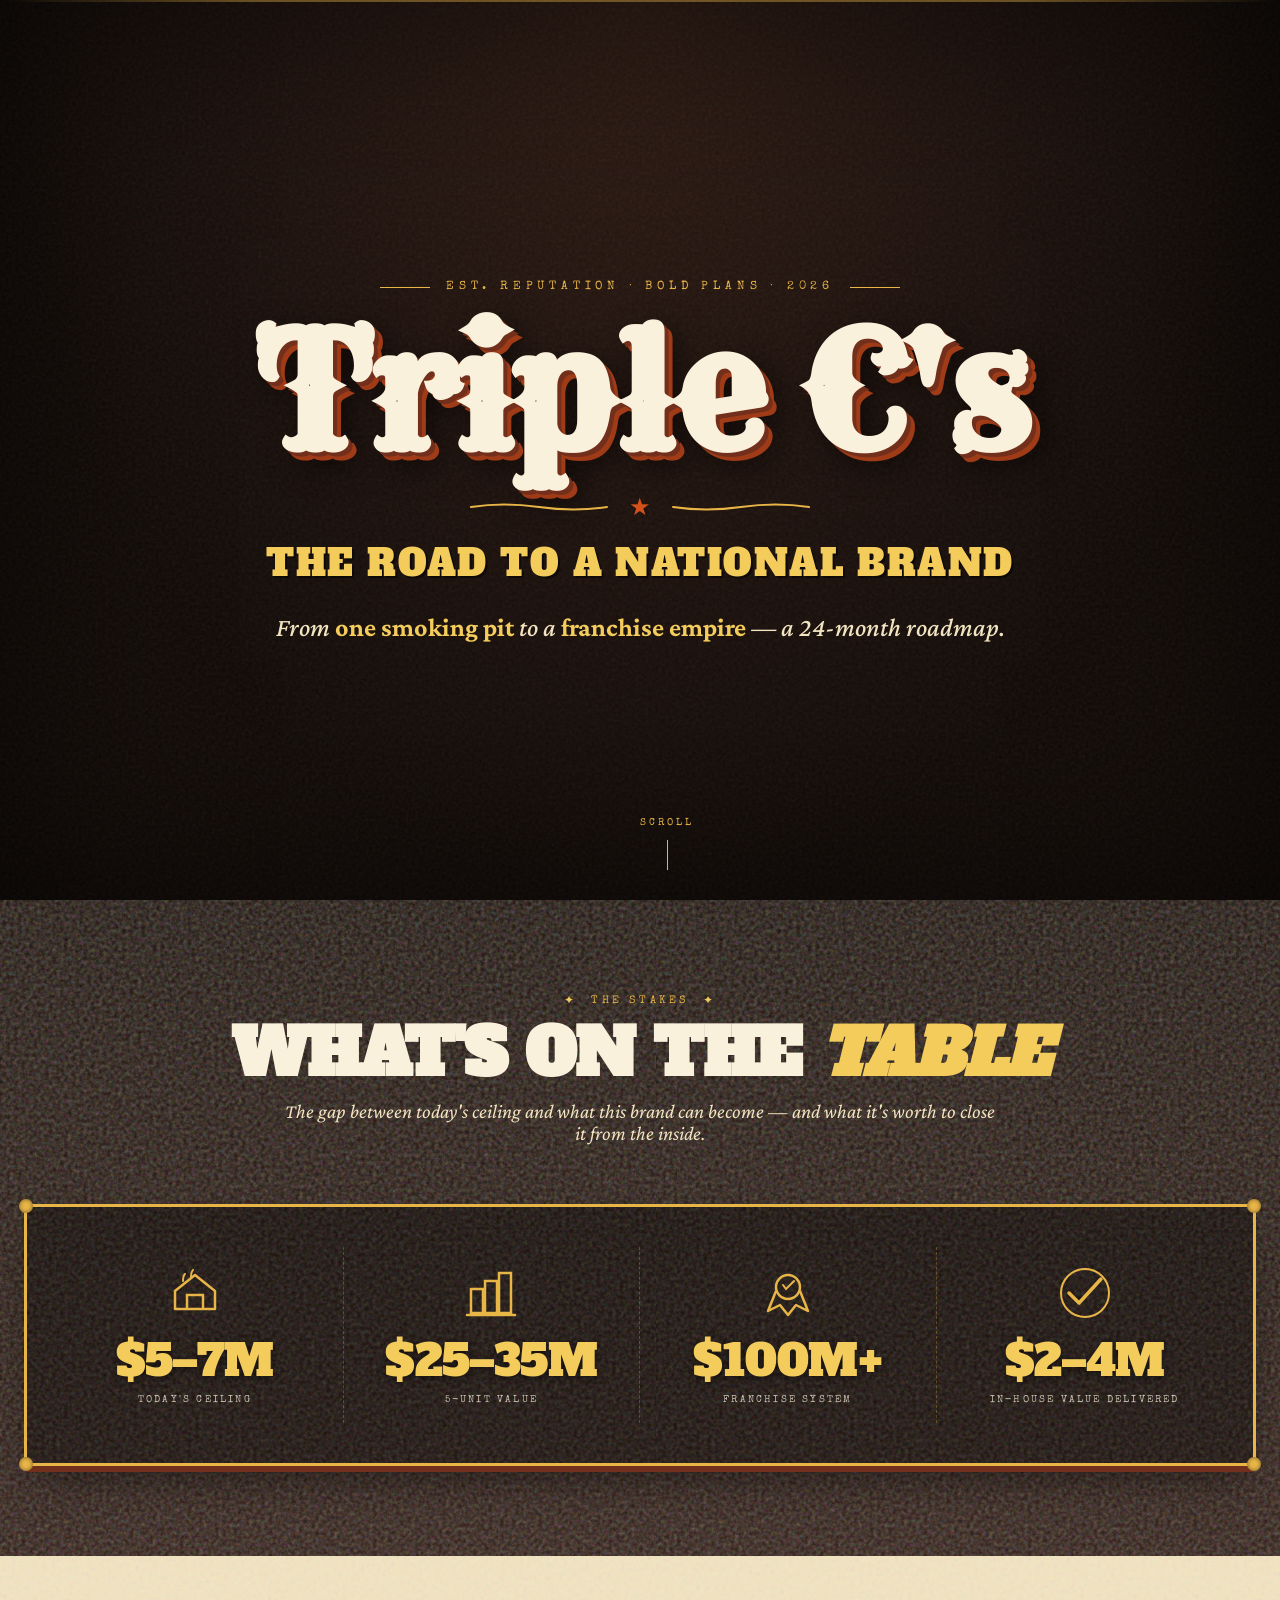
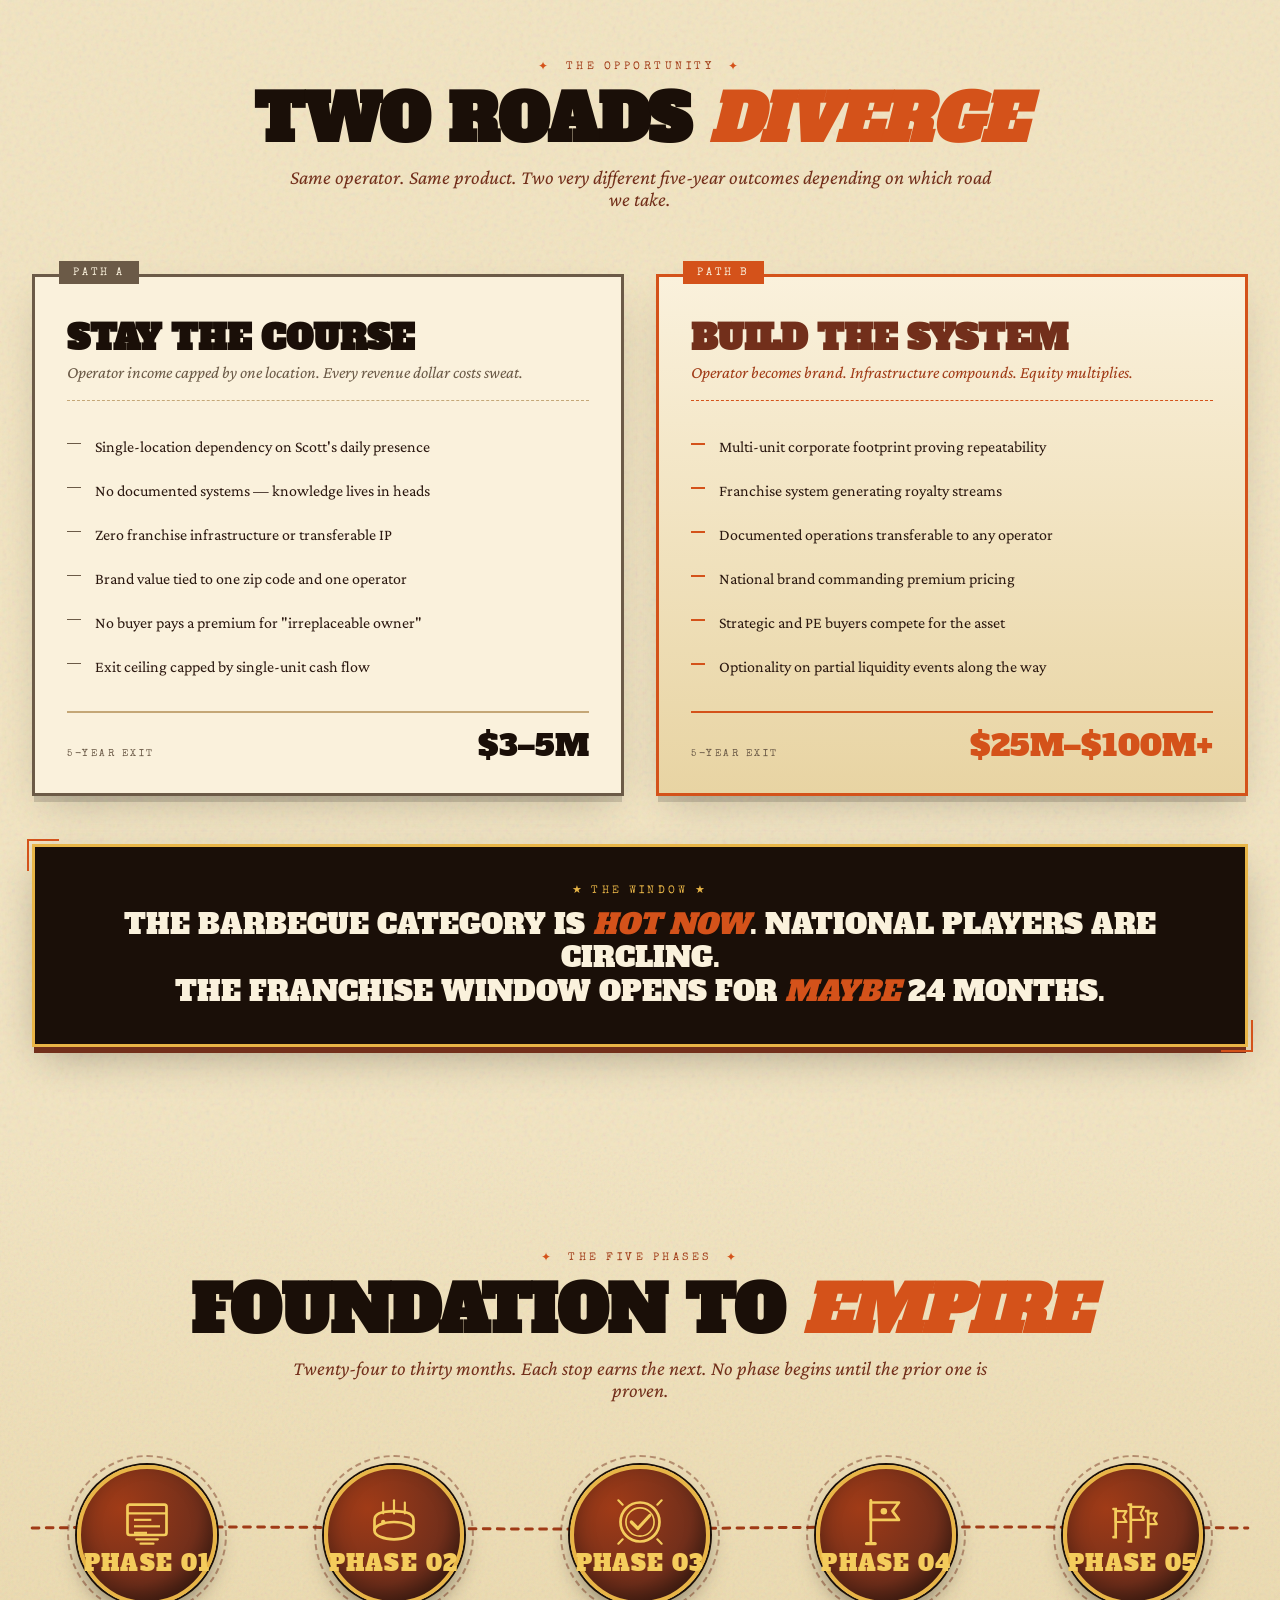
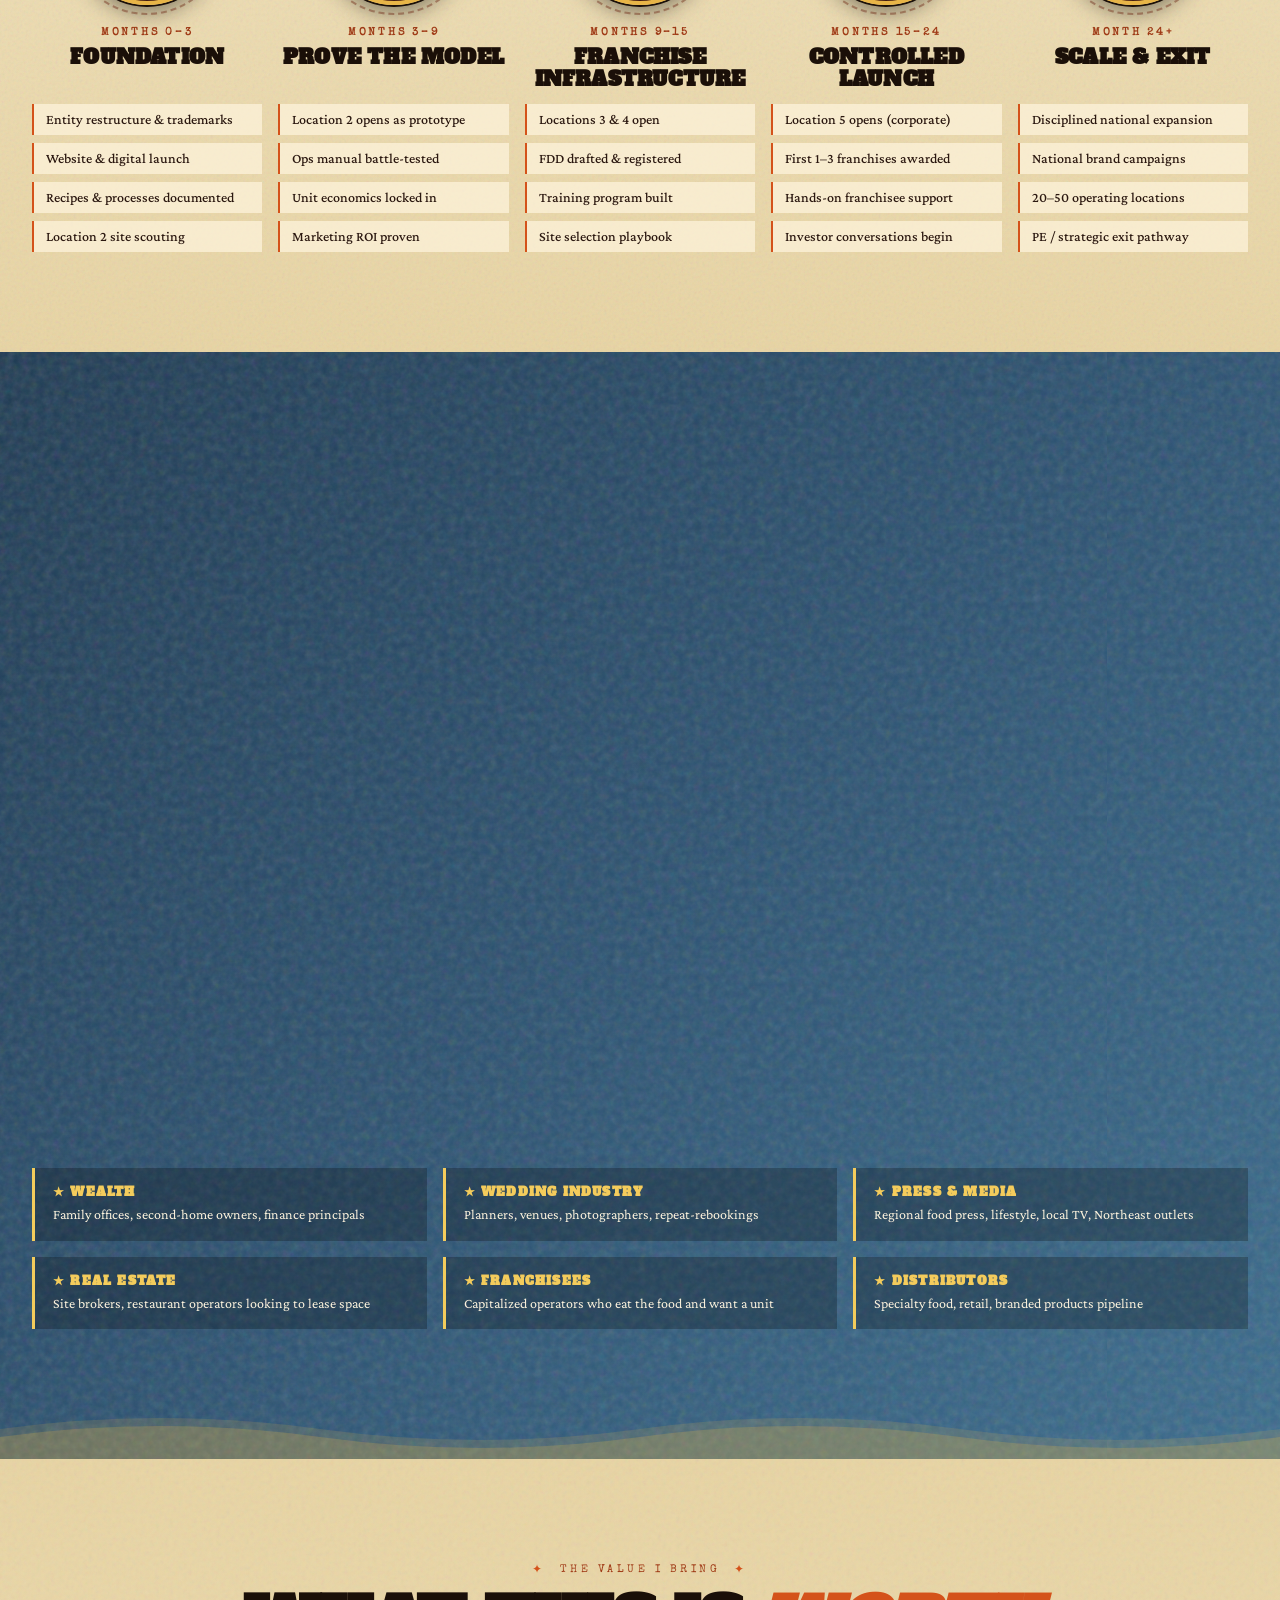
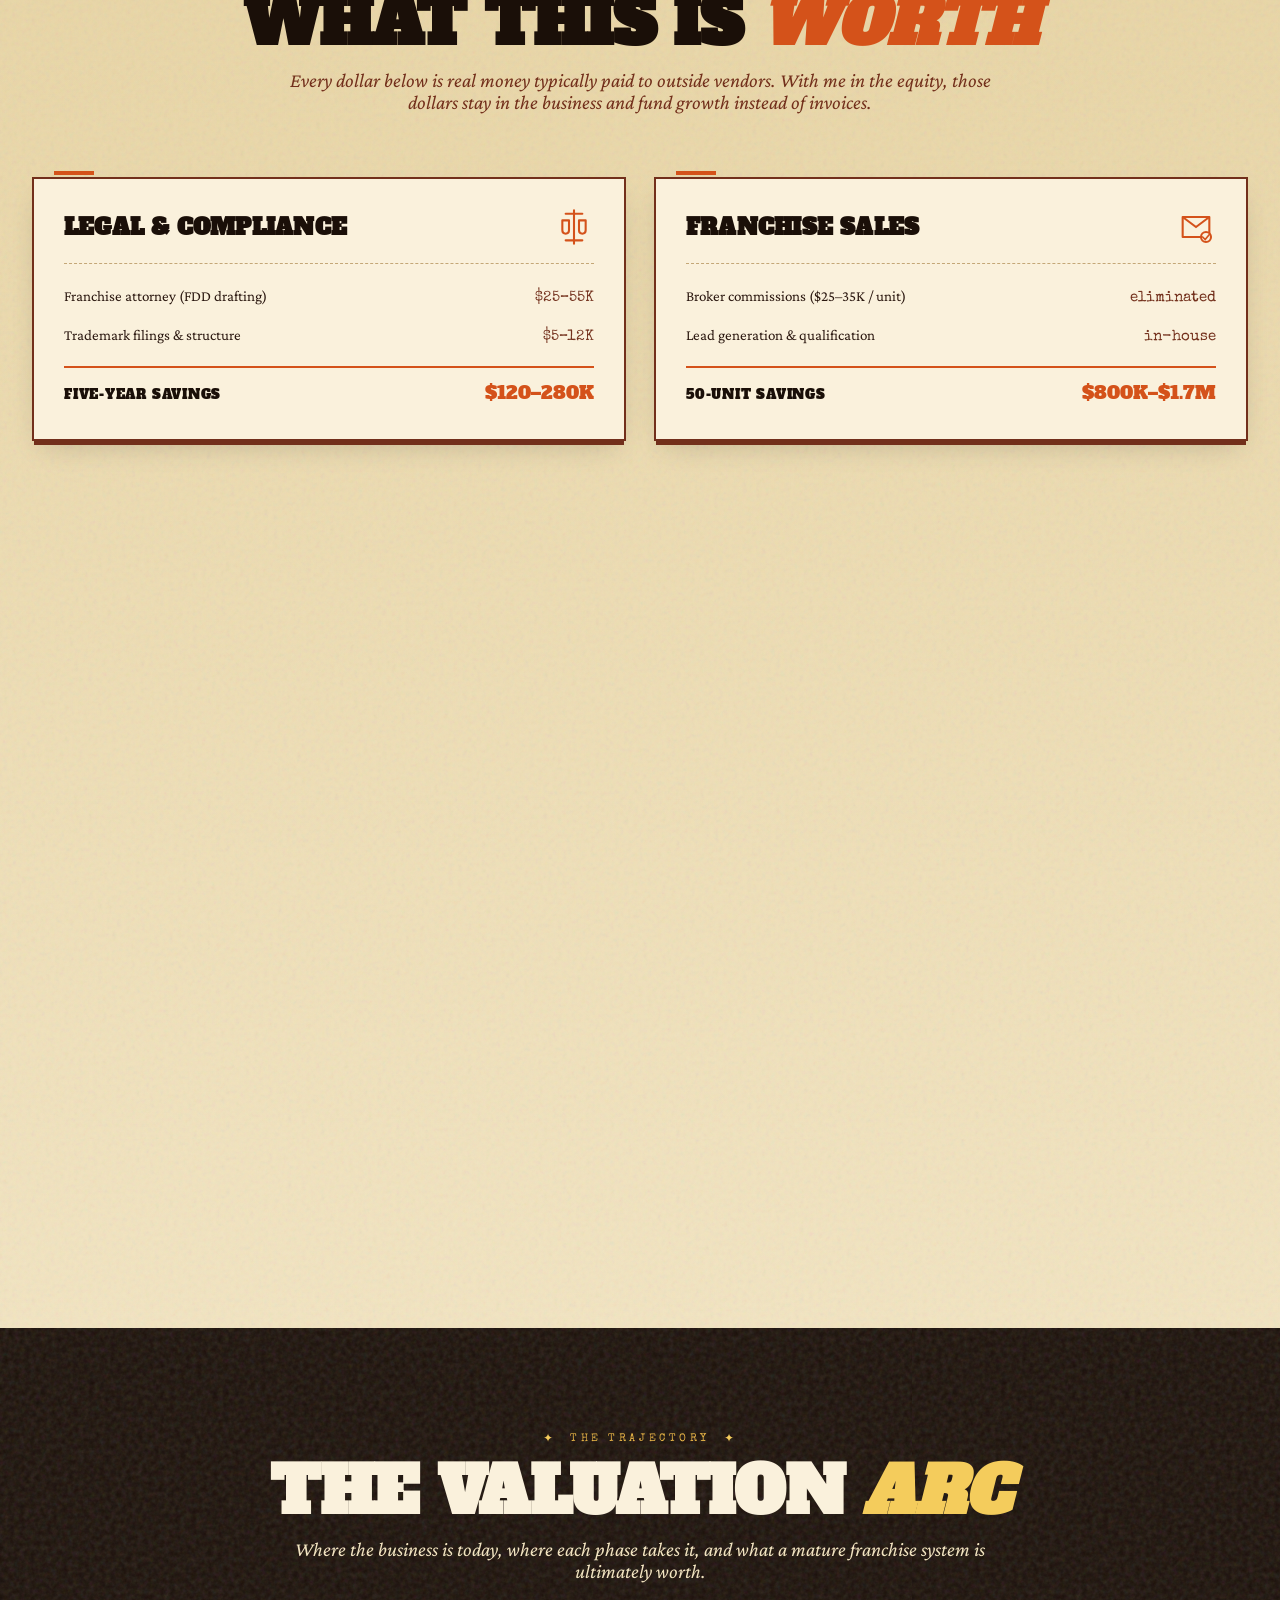
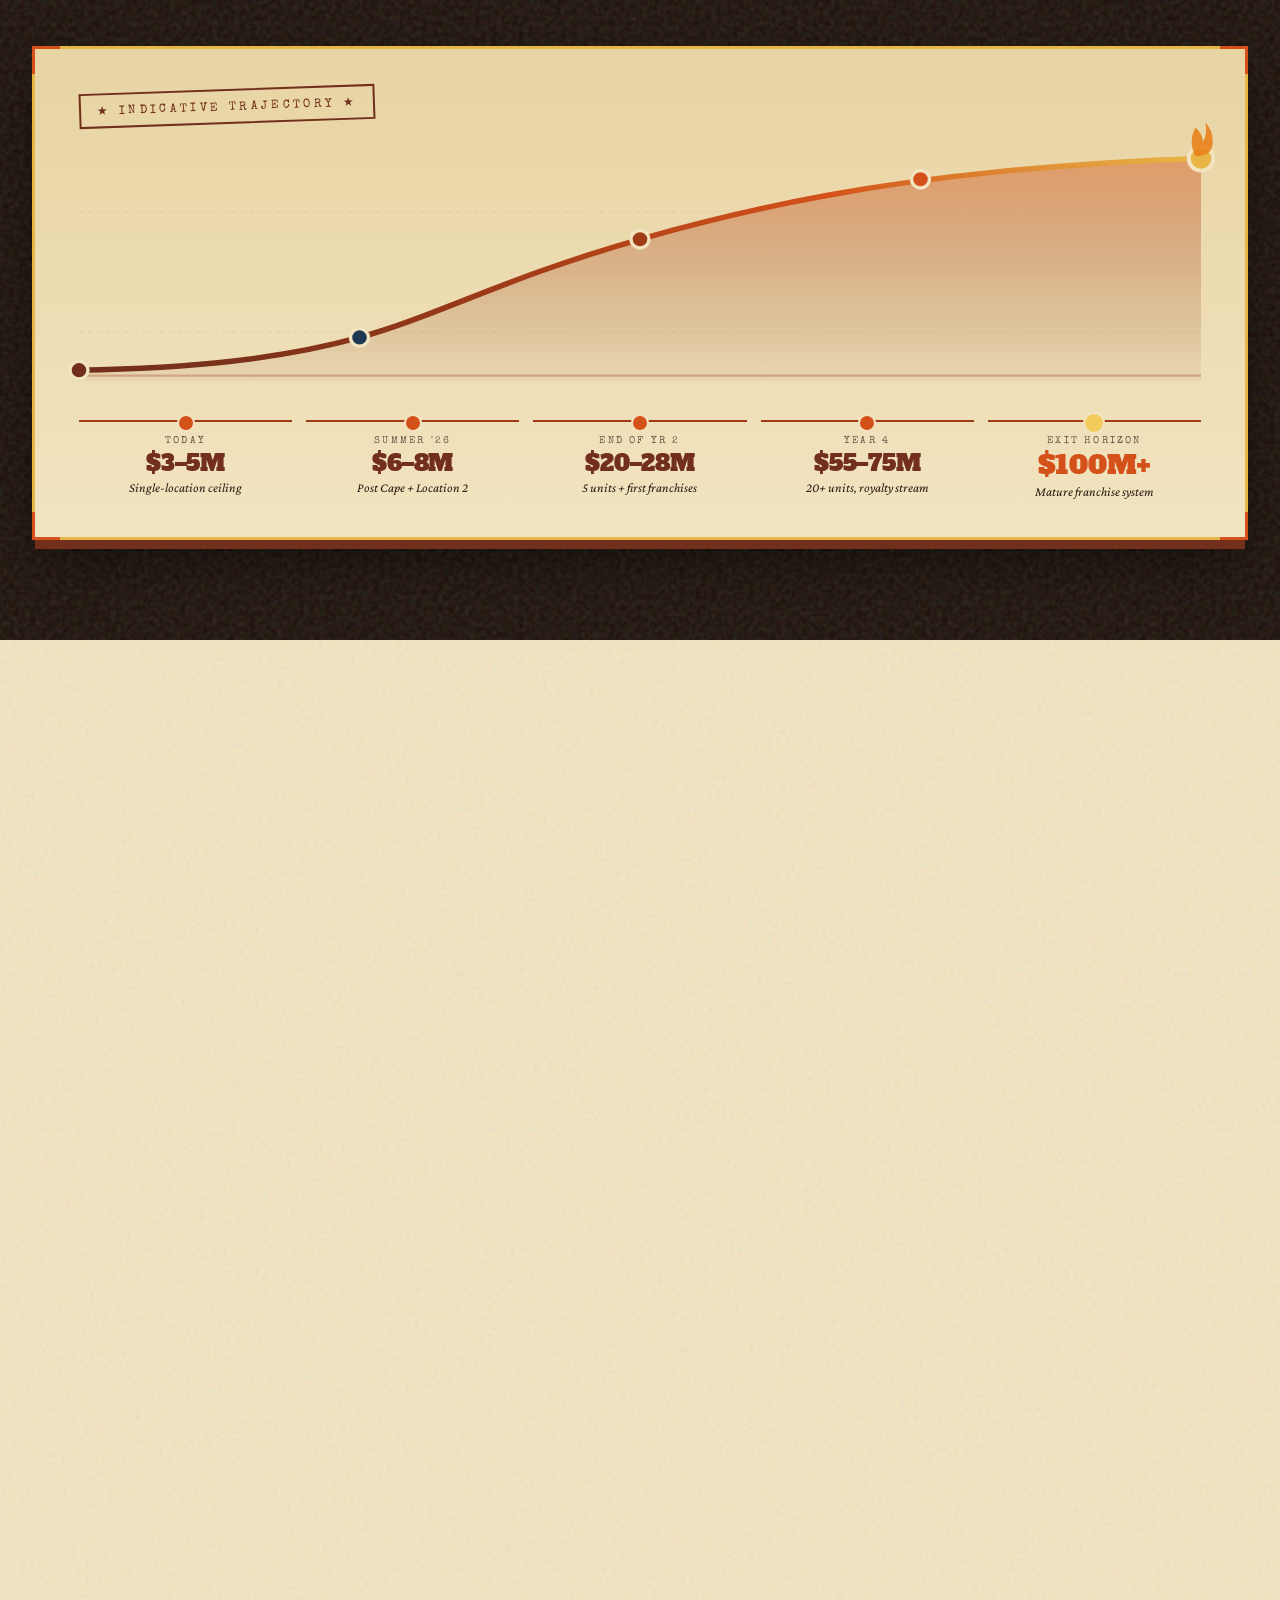
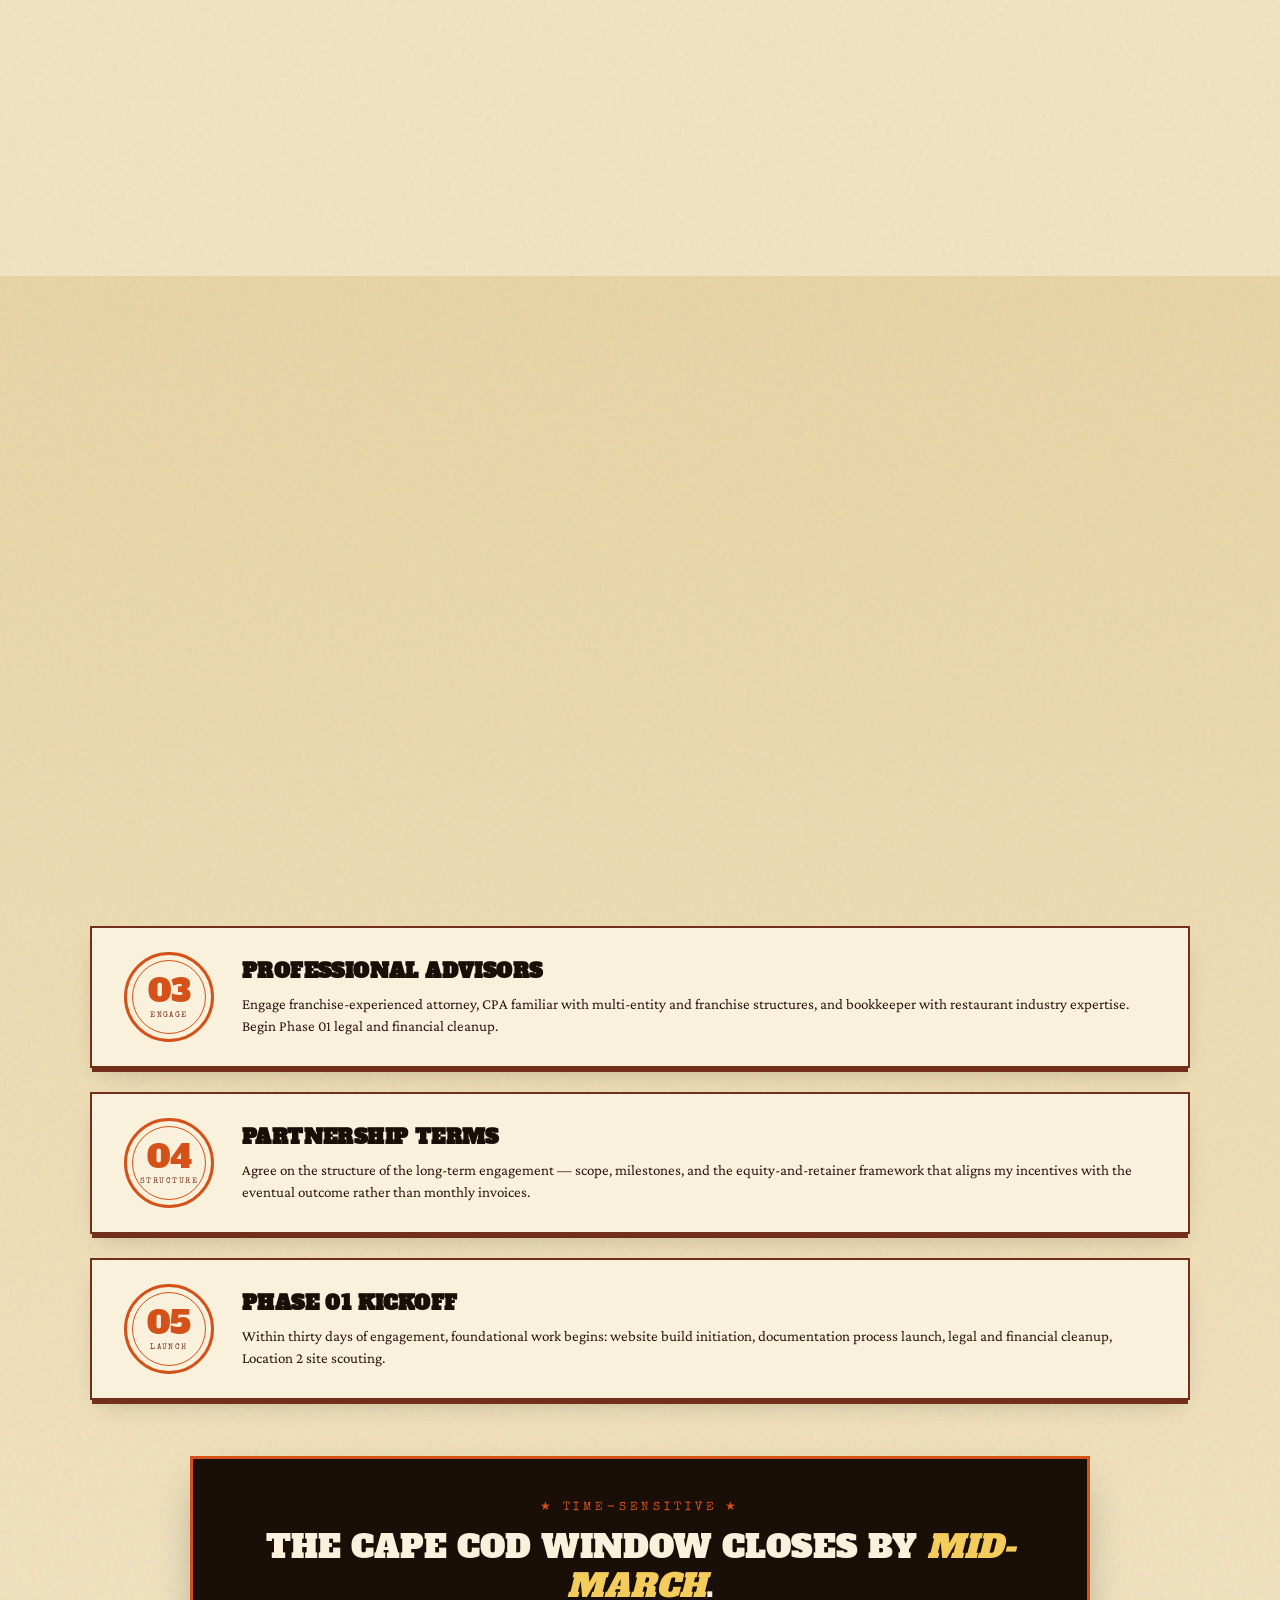
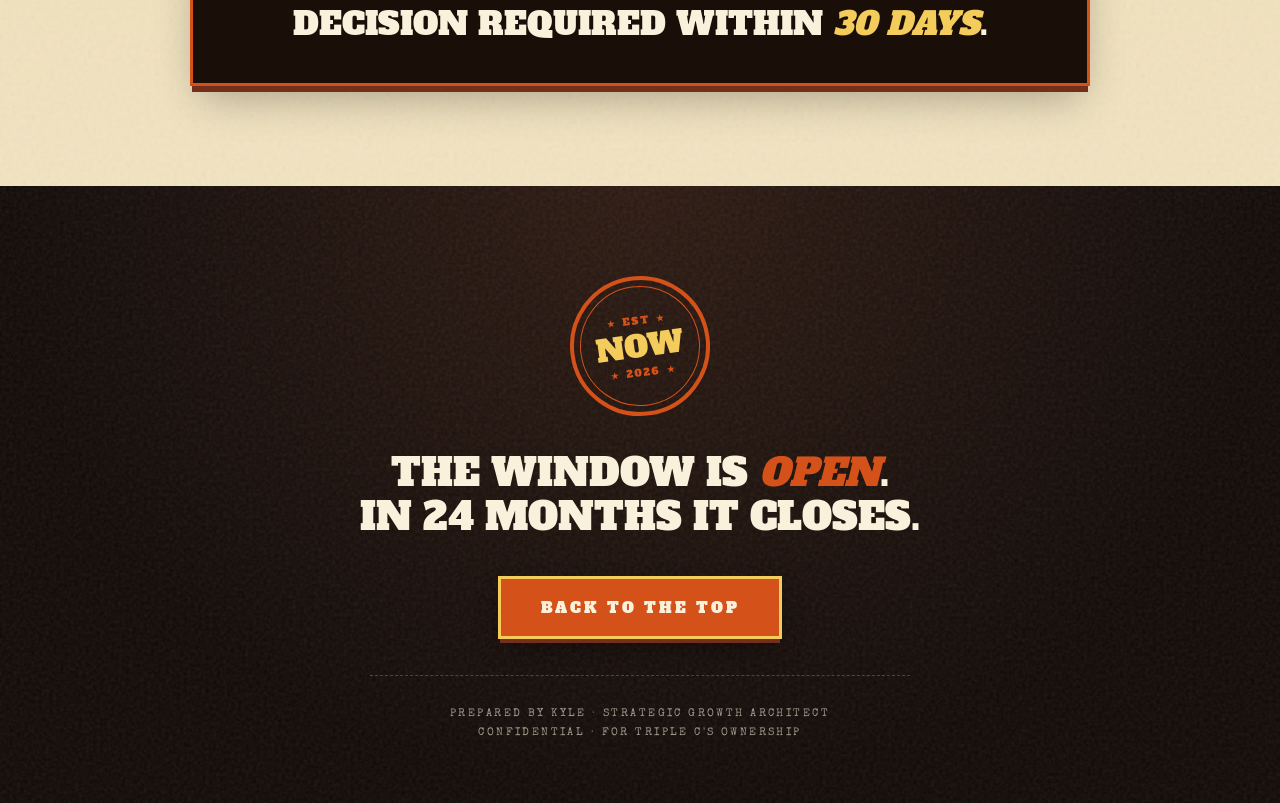
<file: index.html>
<!DOCTYPE html>
<html lang="en">
<head>
<meta charset="UTF-8">
<meta name="viewport" content="width=device-width, initial-scale=1.0">
<title>Triple C's — The Road to a National Brand</title>
<meta name="description" content="A 24-month strategic roadmap from local barbecue legend to national franchise brand.">
<link rel="preconnect" href="https://fonts.googleapis.com">
<link rel="preconnect" href="https://fonts.gstatic.com" crossorigin>
<link href="https://fonts.googleapis.com/css2?family=Rye&family=Bungee+Shade&family=Special+Elite&family=Alfa+Slab+One&family=Crimson+Pro:ital,wght@0,400;0,500;0,600;0,700;1,400;1,500&display=swap" rel="stylesheet">
<style>
  :root {
    --char: #1A0F08;
    --smoke-dark: #2B1810;
    --mahog: #722F1B;
    --rust: #A03B17;
    --flame: #D4521A;
    --ember: #E8821B;
    --gold: #E8B547;
    --gold-bright: #F4CC5C;
    --parchment: #F2E4C1;
    --paper: #E8D4A3;
    --paper-shadow: #C4A777;
    --ash: #6B5A47;
    --cream: #FAF1DC;
    --teal: #1E3A52;
    --teal-mid: #2B5170;
    --teal-light: #3A6B8C;
    --bone: #FFF5DE;
  }

  * { margin: 0; padding: 0; box-sizing: border-box; }

  html { scroll-behavior: smooth; scroll-padding-top: 80px; }

  html, body {
    background: var(--char);
    font-family: 'Crimson Pro', serif;
    color: var(--char);
    -webkit-font-smoothing: antialiased;
    overflow-x: hidden;
  }

  ::selection { background: var(--flame); color: var(--cream); }

  img, svg { display: block; }

  /* ============================================
     STICKY NAV
     ============================================ */
  .nav {
    position: fixed;
    top: 0;
    left: 0;
    right: 0;
    z-index: 100;
    background: rgba(26, 15, 8, 0.96);
    backdrop-filter: blur(8px);
    border-bottom: 1px solid var(--gold);
    transform: translateY(-100%);
    transition: transform 0.4s cubic-bezier(0.4, 0, 0.2, 1);
    padding: 12px 0;
  }
  .nav.visible { transform: translateY(0); }
  .nav::after {
    content: '';
    position: absolute;
    bottom: -3px;
    left: 0;
    right: 0;
    height: 2px;
    background: linear-gradient(90deg, transparent, var(--gold) 20%, var(--gold) 80%, transparent);
    opacity: 0.4;
  }
  .nav-inner {
    max-width: 1400px;
    margin: 0 auto;
    padding: 0 32px;
    display: flex;
    align-items: center;
    justify-content: space-between;
    gap: 24px;
  }
  .nav-brand {
    font-family: 'Rye', serif;
    font-size: 22px;
    color: var(--gold-bright);
    text-shadow: 2px 2px 0 var(--mahog);
    letter-spacing: 0.02em;
    text-decoration: none;
  }
  .nav-links {
    display: flex;
    gap: 28px;
    list-style: none;
  }
  .nav-links a {
    font-family: 'Special Elite', monospace;
    font-size: 11px;
    letter-spacing: 0.2em;
    color: var(--parchment);
    text-decoration: none;
    text-transform: uppercase;
    transition: color 0.2s;
    position: relative;
  }
  .nav-links a:hover { color: var(--gold-bright); }
  .nav-links a:hover::after {
    content: '';
    position: absolute;
    bottom: -4px;
    left: 0;
    right: 0;
    height: 1px;
    background: var(--flame);
  }

  /* Documents dropdown */
  .nav-docs { position: relative; }
  .nav-docs-toggle {
    font-family: 'Special Elite', monospace;
    font-size: 11px;
    letter-spacing: 0.2em;
    color: var(--parchment);
    text-transform: uppercase;
    background: none;
    border: none;
    cursor: pointer;
    padding: 0;
    display: inline-flex;
    align-items: center;
    gap: 6px;
    transition: color 0.2s;
  }
  .nav-docs-toggle:hover { color: var(--gold-bright); }
  .nav-docs-toggle svg { transition: transform 0.25s; }
  .nav-docs.open .nav-docs-toggle svg { transform: rotate(180deg); }
  .nav-docs.open .nav-docs-toggle { color: var(--gold-bright); }

  .nav-docs-menu {
    position: absolute;
    top: calc(100% + 14px);
    right: 0;
    min-width: 240px;
    background: var(--char);
    border: 1px solid var(--gold);
    list-style: none;
    padding: 8px 0;
    opacity: 0;
    pointer-events: none;
    transform: translateY(-8px);
    transition: opacity 0.25s, transform 0.25s;
    box-shadow: 0 12px 28px -6px rgba(0,0,0,0.6);
  }
  .nav-docs-menu::before {
    content: '';
    position: absolute;
    top: -7px;
    right: 22px;
    width: 12px;
    height: 12px;
    background: var(--char);
    border-top: 1px solid var(--gold);
    border-left: 1px solid var(--gold);
    transform: rotate(45deg);
  }
  .nav-docs.open .nav-docs-menu {
    opacity: 1;
    pointer-events: auto;
    transform: translateY(0);
  }
  .nav-docs-menu li { margin: 0; }
  .nav-docs-menu a {
    display: block;
    padding: 12px 20px;
    font-family: 'Special Elite', monospace;
    font-size: 11px;
    letter-spacing: 0.16em;
    color: var(--parchment);
    text-decoration: none;
    text-transform: uppercase;
    transition: background 0.2s, color 0.2s;
    line-height: 1.4;
  }
  .nav-docs-menu a:hover {
    background: rgba(212, 82, 26, 0.15);
    color: var(--gold-bright);
  }
  .nav-docs-menu a:hover::after { display: none; }

  .nav-toggle { display: none; background: none; border: none; cursor: pointer; color: var(--gold); padding: 8px; }

  @media (max-width: 820px) {
    .nav-links {
      position: absolute;
      top: 100%;
      left: 0;
      right: 0;
      background: var(--char);
      flex-direction: column;
      padding: 24px 28px;
      gap: 20px;
      border-bottom: 1px solid var(--gold);
      transform: translateY(-100%);
      opacity: 0;
      pointer-events: none;
      transition: all 0.3s;
    }
    .nav-links.open { transform: translateY(0); opacity: 1; pointer-events: auto; }
    .nav-links a { font-size: 13px; padding: 8px 0; display: block; }
    .nav-toggle { display: block; }

    /* Documents submenu collapses into the stacked mobile menu */
    .nav-docs-toggle { font-size: 13px; padding: 8px 0; width: 100%; justify-content: space-between; }
    .nav-docs-menu {
      position: static;
      opacity: 1;
      pointer-events: auto;
      transform: none;
      min-width: 0;
      width: 100%;
      border: none;
      border-left: 2px solid var(--flame);
      background: rgba(0,0,0,0.3);
      box-shadow: none;
      padding: 4px 0 4px 14px;
      margin-top: 6px;
      max-height: 0;
      overflow: hidden;
      transition: max-height 0.3s ease, padding 0.3s ease, margin 0.3s ease;
    }
    .nav-docs-menu::before { display: none; }
    .nav-docs.open .nav-docs-menu {
      max-height: 200px;
      padding: 8px 0 8px 14px;
    }
    .nav-docs-menu a { padding: 10px 0 10px 14px; font-size: 12px; }
  }

  /* ============================================
     HERO
     ============================================ */
  .hero {
    min-height: 100vh;
    position: relative;
    background:
      radial-gradient(ellipse at top, #2B1810 0%, #0F0805 70%),
      var(--char);
    color: var(--cream);
    display: flex;
    align-items: center;
    justify-content: center;
    overflow: hidden;
    padding: 80px 24px 60px;
  }

  .hero::before {
    content: '';
    position: absolute;
    inset: 0;
    background-image:
      url("data:image/svg+xml,%3Csvg viewBox='0 0 300 300' xmlns='http://www.w3.org/2000/svg'%3E%3Cfilter id='n'%3E%3CfeTurbulence type='fractalNoise' baseFrequency='0.9' numOctaves='4' /%3E%3C/filter%3E%3Crect width='100%25' height='100%25' filter='url(%23n)' opacity='0.08'/%3E%3C/svg%3E");
    pointer-events: none;
  }

  .hero::after {
    content: '';
    position: absolute;
    inset: 0;
    box-shadow: inset 0 0 200px rgba(0,0,0,0.6);
    pointer-events: none;
  }

  /* Smoke wisps */
  .smoke-stage {
    position: absolute;
    inset: 0;
    overflow: hidden;
    pointer-events: none;
    z-index: 1;
  }

  .smoke {
    position: absolute;
    bottom: -100px;
    border-radius: 50%;
    background: radial-gradient(circle, rgba(200, 180, 150, 0.35) 0%, transparent 70%);
    filter: blur(24px);
    animation: rise 10s infinite ease-in;
    opacity: 0;
  }

  .smoke:nth-child(1) { left: 8%; width: 200px; height: 200px; animation-delay: 0s; animation-duration: 11s; }
  .smoke:nth-child(2) { left: 22%; width: 160px; height: 160px; animation-delay: 2.5s; animation-duration: 13s; }
  .smoke:nth-child(3) { left: 40%; width: 240px; height: 240px; animation-delay: 5s; animation-duration: 12s; }
  .smoke:nth-child(4) { left: 58%; width: 180px; height: 180px; animation-delay: 1.5s; animation-duration: 14s; }
  .smoke:nth-child(5) { left: 75%; width: 200px; height: 200px; animation-delay: 4s; animation-duration: 11.5s; }
  .smoke:nth-child(6) { left: 88%; width: 150px; height: 150px; animation-delay: 6.5s; animation-duration: 13.5s; }

  @keyframes rise {
    0%   { transform: translateY(0) translateX(0) scale(0.3); opacity: 0; }
    15%  { opacity: 0.5; }
    50%  { transform: translateY(-300px) translateX(30px) scale(1.1); opacity: 0.35; }
    100% { transform: translateY(-700px) translateX(-40px) scale(2); opacity: 0; }
  }

  .hero-inner {
    position: relative;
    z-index: 5;
    text-align: center;
    max-width: 1100px;
    width: 100%;
  }

  .pre-title {
    display: inline-flex;
    align-items: center;
    gap: 16px;
    font-family: 'Special Elite', monospace;
    font-size: 12px;
    letter-spacing: 0.4em;
    color: var(--gold);
    margin-bottom: 28px;
    text-transform: uppercase;
    opacity: 0;
    animation: fadeUp 1s ease-out 0.2s forwards;
  }
  .pre-title::before, .pre-title::after {
    content: '';
    width: 50px;
    height: 1px;
    background: var(--gold);
  }

  .brand {
    font-family: 'Rye', serif;
    font-size: clamp(64px, 13vw, 160px);
    line-height: 0.9;
    letter-spacing: -0.01em;
    color: var(--cream);
    text-shadow:
      4px 4px 0 var(--mahog),
      8px 8px 0 var(--rust),
      12px 12px 30px rgba(0,0,0,0.6);
    opacity: 0;
    animation: fadeUp 1.2s ease-out 0.4s forwards;
  }

  .brand-sub {
    font-family: 'Alfa Slab One', serif;
    font-size: clamp(20px, 3.2vw, 36px);
    color: var(--gold-bright);
    letter-spacing: 0.04em;
    margin-top: 18px;
    text-transform: uppercase;
    text-shadow: 2px 2px 0 rgba(0,0,0,0.5);
    opacity: 0;
    animation: fadeUp 1s ease-out 0.7s forwards;
  }

  .underline-flair {
    display: flex;
    align-items: center;
    justify-content: center;
    gap: 20px;
    margin: 28px 0 0;
    opacity: 0;
    animation: fadeUp 1s ease-out 0.9s forwards;
  }
  .underline-flair .swoop { width: 140px; height: 14px; }
  .underline-flair .star { font-size: 24px; color: var(--flame); }

  .tagline {
    font-family: 'Crimson Pro', serif;
    font-style: italic;
    font-size: clamp(18px, 2.2vw, 26px);
    color: var(--parchment);
    margin-top: 22px;
    font-weight: 500;
    max-width: 760px;
    margin-left: auto;
    margin-right: auto;
    line-height: 1.4;
    opacity: 0;
    animation: fadeUp 1s ease-out 1.1s forwards;
  }
  .tagline strong {
    font-style: normal;
    font-weight: 700;
    color: var(--gold-bright);
  }

  @keyframes fadeUp {
    from { opacity: 0; transform: translateY(20px); }
    to { opacity: 1; transform: translateY(0); }
  }

  /* Scroll indicator */
  .scroll-cue {
    position: absolute;
    bottom: 30px;
    left: 50%;
    transform: translateX(-50%);
    z-index: 6;
    color: var(--gold);
    font-family: 'Special Elite', monospace;
    font-size: 10px;
    letter-spacing: 0.3em;
    text-transform: uppercase;
    text-align: center;
    opacity: 0;
    animation: fadeUp 1s ease-out 1.5s forwards;
  }
  .scroll-cue::after {
    content: '';
    display: block;
    width: 1px;
    height: 30px;
    background: var(--gold);
    margin: 12px auto 0;
    animation: scrollPulse 2s ease-in-out infinite;
    transform-origin: top;
  }
  @keyframes scrollPulse {
    0%, 100% { transform: scaleY(0.3); opacity: 0.3; }
    50% { transform: scaleY(1); opacity: 1; }
  }

  /* ============================================
     SECTION FOUNDATIONS
     ============================================ */
  section {
    position: relative;
  }

  .section-wrap {
    max-width: 1400px;
    margin: 0 auto;
    padding: 100px 32px;
  }

  .section-eyebrow {
    display: inline-flex;
    align-items: center;
    gap: 14px;
    font-family: 'Special Elite', monospace;
    font-size: 11px;
    letter-spacing: 0.32em;
    color: var(--rust);
    text-transform: uppercase;
    margin-bottom: 14px;
  }
  .section-eyebrow::before, .section-eyebrow::after {
    content: '✦';
    color: var(--flame);
    font-size: 12px;
  }

  .section-title {
    font-family: 'Alfa Slab One', serif;
    font-size: clamp(36px, 5.5vw, 64px);
    color: var(--char);
    text-transform: uppercase;
    letter-spacing: -0.01em;
    line-height: 1;
  }
  .section-title em {
    font-style: italic;
    color: var(--flame);
  }
  .section-sub {
    font-family: 'Crimson Pro', serif;
    font-size: clamp(16px, 1.6vw, 20px);
    font-style: italic;
    color: var(--mahog);
    margin-top: 14px;
    max-width: 720px;
  }

  .section-head { text-align: center; margin-bottom: 64px; }
  .section-head.left { text-align: left; }
  .section-head.left .section-sub { margin-left: 0; }

  /* Reveal on scroll */
  .reveal {
    opacity: 0;
    transform: translateY(40px);
    transition: opacity 0.9s cubic-bezier(0.4, 0, 0.2, 1), transform 0.9s cubic-bezier(0.4, 0, 0.2, 1);
  }
  .reveal.in { opacity: 1; transform: translateY(0); }
  .reveal.d1 { transition-delay: 0.15s; }
  .reveal.d2 { transition-delay: 0.3s; }
  .reveal.d3 { transition-delay: 0.45s; }
  .reveal.d4 { transition-delay: 0.6s; }

  /* ============================================
     STAKES BAR
     ============================================ */
  .stakes {
    background:
      linear-gradient(180deg, var(--char) 0%, var(--smoke-dark) 100%);
    color: var(--cream);
    padding: 90px 24px;
    position: relative;
    overflow: hidden;
  }
  .stakes::before {
    content: '';
    position: absolute;
    inset: 0;
    background-image:
      url("data:image/svg+xml,%3Csvg viewBox='0 0 200 200' xmlns='http://www.w3.org/2000/svg'%3E%3Cfilter id='n2'%3E%3CfeTurbulence type='fractalNoise' baseFrequency='0.85' numOctaves='3' /%3E%3C/filter%3E%3Crect width='100%25' height='100%25' filter='url(%23n2)' opacity='0.4'/%3E%3C/svg%3E");
    pointer-events: none;
  }
  .stakes-wrap {
    max-width: 1300px;
    margin: 0 auto;
    position: relative;
    z-index: 2;
  }
  .stakes-head {
    text-align: center;
    margin-bottom: 60px;
  }
  .stakes-head .section-eyebrow { color: var(--gold); }
  .stakes-head .section-eyebrow::before,
  .stakes-head .section-eyebrow::after { color: var(--gold-bright); }
  .stakes-head .section-title { color: var(--cream); }
  .stakes-head .section-title em { color: var(--gold-bright); }
  .stakes-head .section-sub { color: var(--parchment); margin-left: auto; margin-right: auto; }

  .stakes-grid {
    display: grid;
    grid-template-columns: repeat(4, 1fr);
    gap: 0;
    border: 3px solid var(--gold);
    border-radius: 4px;
    background: rgba(0,0,0,0.35);
    padding: 40px 20px;
    position: relative;
    box-shadow: 0 8px 0 -2px var(--mahog), 0 20px 40px -10px rgba(0,0,0,0.5);
  }
  .stakes-grid::before, .stakes-grid::after,
  .stakes-grid > .rivet-tl, .stakes-grid > .rivet-br {
    content: '';
    position: absolute;
    width: 14px;
    height: 14px;
    background: var(--gold);
    border-radius: 50%;
    box-shadow: inset 0 0 4px rgba(0,0,0,0.5);
  }
  .stakes-grid::before { top: -8px; left: -8px; }
  .stakes-grid::after { top: -8px; right: -8px; }
  .stakes-grid > .rivet-tl { bottom: -8px; left: -8px; }
  .stakes-grid > .rivet-br { bottom: -8px; right: -8px; }

  .stake {
    text-align: center;
    padding: 16px 20px;
    border-right: 1px dashed rgba(232, 181, 71, 0.3);
  }
  .stake:last-of-type { border-right: none; }

  .stake-icon-wrap {
    width: 60px;
    height: 60px;
    margin: 0 auto 16px;
    color: var(--gold);
  }
  .stake-value {
    font-family: 'Alfa Slab One', serif;
    font-size: clamp(28px, 3.4vw, 44px);
    color: var(--gold-bright);
    line-height: 1;
    text-shadow: 0 2px 8px rgba(0,0,0,0.5);
    letter-spacing: -0.01em;
  }
  .stake-label {
    font-family: 'Special Elite', monospace;
    font-size: 10px;
    letter-spacing: 0.22em;
    color: rgba(250, 241, 220, 0.75);
    text-transform: uppercase;
    margin-top: 10px;
    line-height: 1.4;
  }

  @media (max-width: 860px) {
    .stakes-grid { grid-template-columns: repeat(2, 1fr); }
    .stake { border-right: none; border-bottom: 1px dashed rgba(232, 181, 71, 0.3); padding: 28px 16px; }
    .stake:nth-child(odd):not(.rivet-tl):not(.rivet-br) { border-right: 1px dashed rgba(232, 181, 71, 0.3); }
    .stake:nth-last-child(-n+2) { border-bottom: none; }
  }

  /* ============================================
     OPPORTUNITY — TWO PATHS
     ============================================ */
  .opportunity {
    background: var(--parchment);
    background-image:
      url("data:image/svg+xml,%3Csvg viewBox='0 0 300 300' xmlns='http://www.w3.org/2000/svg'%3E%3Cfilter id='n3'%3E%3CfeTurbulence type='fractalNoise' baseFrequency='0.9' numOctaves='4' /%3E%3C/filter%3E%3Crect width='100%25' height='100%25' filter='url(%23n3)' opacity='0.12'/%3E%3C/svg%3E");
  }

  .paths {
    display: grid;
    grid-template-columns: 1fr 1fr;
    gap: 32px;
    margin-bottom: 48px;
  }

  @media (max-width: 880px) { .paths { grid-template-columns: 1fr; gap: 24px; } }

  .path {
    border: 3px solid;
    padding: 36px 32px 32px;
    position: relative;
    background: var(--cream);
    box-shadow: 0 8px 0 -2px rgba(0,0,0,0.15), 0 16px 40px -12px rgba(0,0,0,0.2);
  }

  .path-a {
    border-color: var(--ash);
    color: var(--smoke-dark);
  }
  .path-b {
    border-color: var(--flame);
    background: linear-gradient(180deg, var(--cream) 0%, var(--paper) 100%);
  }

  .path-stamp {
    position: absolute;
    top: -16px;
    left: 24px;
    font-family: 'Special Elite', monospace;
    font-size: 11px;
    letter-spacing: 0.25em;
    text-transform: uppercase;
    padding: 6px 14px;
    background: var(--ash);
    color: var(--cream);
  }
  .path-b .path-stamp {
    background: var(--flame);
    color: var(--cream);
  }

  .path-title {
    font-family: 'Alfa Slab One', serif;
    font-size: clamp(26px, 3vw, 34px);
    color: var(--char);
    text-transform: uppercase;
    line-height: 1;
    margin-top: 8px;
    margin-bottom: 8px;
  }
  .path-b .path-title { color: var(--mahog); }

  .path-headline {
    font-family: 'Crimson Pro', serif;
    font-style: italic;
    font-size: 17px;
    color: var(--ash);
    margin-bottom: 24px;
    padding-bottom: 18px;
    border-bottom: 1px dashed var(--paper-shadow);
  }
  .path-b .path-headline { color: var(--rust); border-bottom-color: var(--flame); }

  .path-list {
    list-style: none;
  }
  .path-list li {
    font-family: 'Crimson Pro', serif;
    font-size: 16px;
    line-height: 1.5;
    padding: 10px 0 10px 28px;
    position: relative;
    color: var(--smoke-dark);
  }
  .path-list li::before {
    content: '';
    position: absolute;
    left: 0;
    top: 18px;
    width: 14px;
    height: 1px;
    background: var(--ash);
  }
  .path-b .path-list li::before { background: var(--flame); height: 2px; }

  .path-outcome {
    margin-top: 22px;
    padding-top: 18px;
    border-top: 2px solid var(--paper-shadow);
    display: flex;
    align-items: baseline;
    justify-content: space-between;
    gap: 16px;
  }
  .path-b .path-outcome { border-top-color: var(--flame); }
  .path-outcome-label {
    font-family: 'Special Elite', monospace;
    font-size: 10px;
    letter-spacing: 0.25em;
    text-transform: uppercase;
    color: var(--ash);
  }
  .path-outcome-value {
    font-family: 'Alfa Slab One', serif;
    font-size: clamp(22px, 2.4vw, 30px);
    color: var(--char);
    line-height: 1;
  }
  .path-b .path-outcome-value { color: var(--flame); }

  .window-callout {
    background: var(--char);
    color: var(--cream);
    padding: 36px 40px;
    text-align: center;
    border: 3px solid var(--gold);
    position: relative;
    box-shadow: 0 8px 0 -2px var(--mahog), 0 16px 40px -10px rgba(0,0,0,0.3);
  }
  .window-callout::before,
  .window-callout::after {
    content: '';
    position: absolute;
    width: 30px;
    height: 30px;
    border: 2px solid var(--flame);
  }
  .window-callout::before { top: -8px; left: -8px; border-right: none; border-bottom: none; }
  .window-callout::after { bottom: -8px; right: -8px; border-left: none; border-top: none; }
  .window-callout-eyebrow {
    font-family: 'Special Elite', monospace;
    font-size: 11px;
    letter-spacing: 0.3em;
    color: var(--gold);
    text-transform: uppercase;
    margin-bottom: 12px;
  }
  .window-callout-text {
    font-family: 'Alfa Slab One', serif;
    font-size: clamp(20px, 2.5vw, 28px);
    text-transform: uppercase;
    line-height: 1.2;
  }
  .window-callout-text em {
    color: var(--flame);
    font-style: italic;
  }

  /* ============================================
     ROADMAP — FIVE PHASES
     ============================================ */
  .roadmap {
    background:
      linear-gradient(180deg, var(--parchment) 0%, var(--paper) 100%);
    background-image:
      url("data:image/svg+xml,%3Csvg viewBox='0 0 300 300' xmlns='http://www.w3.org/2000/svg'%3E%3Cfilter id='n4'%3E%3CfeTurbulence type='fractalNoise' baseFrequency='0.9' numOctaves='4' /%3E%3C/filter%3E%3Crect width='100%25' height='100%25' filter='url(%23n4)' opacity='0.12'/%3E%3C/svg%3E"),
      linear-gradient(180deg, var(--parchment) 0%, var(--paper) 100%);
  }

  .road-container {
    position: relative;
    margin-top: 40px;
  }

  .road-path-deco {
    position: absolute;
    top: 60px;
    left: 0;
    right: 0;
    height: 6px;
    z-index: 0;
    display: none;
  }
  .road-path-deco svg { width: 100%; height: 100%; overflow: visible; }

  @media (min-width: 1000px) {
    .road-path-deco { display: block; }
  }

  .phases-grid {
    display: grid;
    grid-template-columns: repeat(5, 1fr);
    gap: 16px;
    position: relative;
    z-index: 2;
  }
  @media (max-width: 999px) {
    .phases-grid { grid-template-columns: 1fr; gap: 28px; }
  }

  .phase-card {
    text-align: center;
    cursor: pointer;
    transition: transform 0.3s;
  }
  .phase-card:hover { transform: translateY(-6px); }
  .phase-card:hover .phase-badge { box-shadow: 0 0 0 2px var(--char), 0 16px 32px -6px rgba(0,0,0,0.6), inset 0 -10px 20px rgba(0,0,0,0.3); }

  .phase-badge {
    width: 140px;
    height: 140px;
    margin: 0 auto 22px;
    background: radial-gradient(circle at 30% 30%, var(--rust) 0%, var(--mahog) 60%, var(--smoke-dark) 100%);
    border: 4px solid var(--gold);
    border-radius: 50%;
    display: flex;
    flex-direction: column;
    align-items: center;
    justify-content: center;
    position: relative;
    color: var(--cream);
    box-shadow:
      0 0 0 2px var(--char),
      0 12px 24px -6px rgba(0,0,0,0.5),
      inset 0 -10px 20px rgba(0,0,0,0.3);
    transition: box-shadow 0.3s;
  }
  .phase-badge::before {
    content: '';
    position: absolute;
    inset: -14px;
    border: 2px dashed var(--mahog);
    border-radius: 50%;
    opacity: 0.45;
  }
  .phase-badge-icon {
    width: 52px;
    height: 52px;
    color: var(--gold-bright);
    margin-bottom: 4px;
  }
  .phase-badge-num {
    font-family: 'Alfa Slab One', serif;
    font-size: 22px;
    line-height: 1;
    color: var(--gold-bright);
    letter-spacing: 0.05em;
  }

  .phase-time {
    font-family: 'Special Elite', monospace;
    font-size: 11px;
    letter-spacing: 0.25em;
    color: var(--rust);
    text-transform: uppercase;
    margin-bottom: 8px;
    font-weight: bold;
  }
  .phase-name {
    font-family: 'Alfa Slab One', serif;
    font-size: 20px;
    color: var(--char);
    text-transform: uppercase;
    letter-spacing: 0.01em;
    line-height: 1.1;
    margin-bottom: 14px;
    min-height: 44px;
  }
  .phase-tags {
    display: flex;
    flex-direction: column;
    gap: 8px;
    align-items: center;
  }
  .phase-tag {
    font-family: 'Crimson Pro', serif;
    font-size: 14px;
    color: var(--smoke-dark);
    line-height: 1.35;
    font-weight: 500;
    padding: 6px 12px;
    background: rgba(255, 245, 222, 0.7);
    border-left: 2px solid var(--flame);
    text-align: left;
    width: 100%;
  }

  /* ============================================
     CAPE COD CATALYST
     ============================================ */
  .cape {
    background:
      linear-gradient(135deg, var(--teal) 0%, var(--teal-mid) 50%, var(--teal-light) 100%);
    color: var(--cream);
    position: relative;
    overflow: hidden;
    padding: 0;
  }
  .cape::before {
    content: '';
    position: absolute;
    inset: 0;
    background-image:
      url("data:image/svg+xml,%3Csvg viewBox='0 0 200 200' xmlns='http://www.w3.org/2000/svg'%3E%3Cfilter id='n5'%3E%3CfeTurbulence type='fractalNoise' baseFrequency='0.7' numOctaves='3' /%3E%3C/filter%3E%3Crect width='100%25' height='100%25' filter='url(%23n5)' opacity='0.18'/%3E%3C/svg%3E");
    pointer-events: none;
  }
  .cape::after {
    content: '';
    position: absolute;
    bottom: 0;
    left: 0;
    right: 0;
    height: 60px;
    background:
      url("data:image/svg+xml,%3Csvg xmlns='http://www.w3.org/2000/svg' viewBox='0 0 1200 60' preserveAspectRatio='none'%3E%3Cpath d='M0,30 Q150,8 300,30 T600,30 T900,30 T1200,30 L1200,60 L0,60 Z' fill='%23E8B547' opacity='0.15'/%3E%3Cpath d='M0,38 Q150,16 300,38 T600,38 T900,38 T1200,38 L1200,60 L0,60 Z' fill='%23E8B547' opacity='0.22'/%3E%3C/svg%3E");
    background-size: 100% 100%;
    pointer-events: none;
  }

  .cape-wrap {
    max-width: 1400px;
    margin: 0 auto;
    padding: 110px 32px 130px;
    position: relative;
    z-index: 2;
  }

  .cape-ribbon-top {
    display: inline-block;
    background: var(--gold);
    color: var(--char);
    padding: 8px 22px 10px;
    font-family: 'Alfa Slab One', serif;
    font-size: 12px;
    letter-spacing: 0.22em;
    text-transform: uppercase;
    clip-path: polygon(0 0, 100% 0, calc(100% - 12px) 100%, 12px 100%);
    margin-bottom: 28px;
  }

  .cape-head { margin-bottom: 56px; }
  .cape-head .section-eyebrow { color: var(--gold); }
  .cape-head .section-eyebrow::before,
  .cape-head .section-eyebrow::after { color: var(--gold-bright); }
  .cape-title {
    font-family: 'Alfa Slab One', serif;
    font-size: clamp(40px, 6vw, 72px);
    color: var(--gold-bright);
    text-transform: uppercase;
    letter-spacing: -0.01em;
    line-height: 1;
  }
  .cape-title em {
    font-style: italic;
    color: var(--cream);
  }
  .cape-time {
    font-family: 'Special Elite', monospace;
    font-size: 13px;
    letter-spacing: 0.28em;
    color: rgba(232, 181, 71, 0.85);
    text-transform: uppercase;
    margin-top: 14px;
  }

  .cape-body {
    display: grid;
    grid-template-columns: 1.6fr 1fr;
    gap: 48px;
    align-items: center;
  }
  @media (max-width: 980px) {
    .cape-body { grid-template-columns: 1fr; }
  }

  .cape-pillars {
    display: grid;
    grid-template-columns: repeat(3, 1fr);
    gap: 28px;
  }
  @media (max-width: 720px) {
    .cape-pillars { grid-template-columns: 1fr; gap: 22px; }
  }

  .cape-pillar {
    position: relative;
    padding-top: 12px;
  }
  .cape-pillar-num {
    font-family: 'Alfa Slab One', serif;
    font-size: 44px;
    color: var(--gold-bright);
    line-height: 1;
    margin-bottom: 6px;
  }
  .cape-pillar-head {
    font-family: 'Alfa Slab One', serif;
    font-size: 17px;
    color: var(--cream);
    text-transform: uppercase;
    letter-spacing: 0.03em;
    margin-bottom: 10px;
  }
  .cape-pillar-body {
    font-size: 15px;
    line-height: 1.5;
    color: rgba(250, 241, 220, 0.9);
    font-family: 'Crimson Pro', serif;
  }

  .cape-roi {
    text-align: center;
    padding: 36px 28px;
    background: rgba(0,0,0,0.3);
    border: 3px solid var(--gold-bright);
    border-radius: 4px;
    box-shadow: 0 8px 0 -2px rgba(0,0,0,0.4);
    position: relative;
  }
  .cape-roi::before,
  .cape-roi::after {
    content: '';
    position: absolute;
    width: 12px;
    height: 12px;
    background: var(--gold-bright);
    border-radius: 50%;
  }
  .cape-roi::before { top: -6px; left: -6px; }
  .cape-roi::after { bottom: -6px; right: -6px; }
  .cape-roi-num {
    font-family: 'Bungee Shade', cursive;
    font-size: clamp(64px, 9vw, 96px);
    color: var(--gold-bright);
    line-height: 1;
    text-shadow: 0 4px 12px rgba(0,0,0,0.5);
  }
  .cape-roi-label {
    font-family: 'Special Elite', monospace;
    font-size: 12px;
    letter-spacing: 0.22em;
    color: var(--cream);
    text-transform: uppercase;
    margin-top: 12px;
    line-height: 1.4;
  }

  .cape-bottom-note {
    margin-top: 56px;
    text-align: center;
    font-family: 'Crimson Pro', serif;
    font-style: italic;
    font-size: clamp(18px, 2vw, 24px);
    color: var(--cream);
    max-width: 920px;
    margin-left: auto;
    margin-right: auto;
    line-height: 1.5;
    padding: 28px 32px;
    border-top: 1px dashed rgba(232, 181, 71, 0.4);
    border-bottom: 1px dashed rgba(232, 181, 71, 0.4);
  }
  .cape-bottom-note strong {
    font-style: normal;
    color: var(--gold-bright);
    font-weight: 700;
  }

  .cape-connections {
    margin-top: 48px;
    display: grid;
    grid-template-columns: repeat(3, 1fr);
    gap: 16px;
  }
  @media (max-width: 720px) {
    .cape-connections { grid-template-columns: 1fr 1fr; }
  }
  @media (max-width: 480px) {
    .cape-connections { grid-template-columns: 1fr; }
  }
  .cape-connection {
    padding: 16px 18px;
    background: rgba(0,0,0,0.25);
    border-left: 3px solid var(--gold-bright);
    font-family: 'Crimson Pro', serif;
    font-size: 14px;
    color: var(--cream);
    line-height: 1.4;
  }
  .cape-connection strong {
    display: block;
    font-family: 'Alfa Slab One', serif;
    font-size: 12px;
    color: var(--gold-bright);
    text-transform: uppercase;
    letter-spacing: 0.1em;
    margin-bottom: 4px;
  }

  /* ============================================
     VALUE QUANTIFIED
     ============================================ */
  .value {
    background:
      linear-gradient(180deg, var(--paper) 0%, var(--parchment) 100%);
    background-image:
      url("data:image/svg+xml,%3Csvg viewBox='0 0 300 300' xmlns='http://www.w3.org/2000/svg'%3E%3Cfilter id='n6'%3E%3CfeTurbulence type='fractalNoise' baseFrequency='0.9' numOctaves='4' /%3E%3C/filter%3E%3Crect width='100%25' height='100%25' filter='url(%23n6)' opacity='0.1'/%3E%3C/svg%3E"),
      linear-gradient(180deg, var(--paper) 0%, var(--parchment) 100%);
  }

  .value-grid {
    display: grid;
    grid-template-columns: repeat(2, 1fr);
    gap: 28px;
    margin-bottom: 56px;
  }
  @media (max-width: 880px) { .value-grid { grid-template-columns: 1fr; gap: 22px; } }

  .value-card {
    background: var(--cream);
    border: 2px solid var(--mahog);
    padding: 28px 30px;
    position: relative;
    box-shadow: 0 6px 0 -2px var(--mahog), 0 12px 28px -10px rgba(0,0,0,0.2);
    transition: transform 0.3s;
  }
  .value-card:hover { transform: translateY(-4px); }
  .value-card::before {
    content: '';
    position: absolute;
    top: -8px;
    left: 20px;
    width: 40px;
    height: 4px;
    background: var(--flame);
  }

  .value-card-head {
    display: flex;
    align-items: center;
    justify-content: space-between;
    gap: 16px;
    margin-bottom: 18px;
    padding-bottom: 16px;
    border-bottom: 1px dashed var(--paper-shadow);
  }
  .value-card-title {
    font-family: 'Alfa Slab One', serif;
    font-size: 22px;
    color: var(--char);
    text-transform: uppercase;
    letter-spacing: 0.01em;
    line-height: 1;
  }
  .value-card-icon {
    width: 40px;
    height: 40px;
    color: var(--flame);
    flex-shrink: 0;
  }

  .value-rows { display: flex; flex-direction: column; gap: 10px; }
  .value-row {
    display: flex;
    justify-content: space-between;
    align-items: baseline;
    gap: 12px;
    font-family: 'Crimson Pro', serif;
    font-size: 15px;
    color: var(--smoke-dark);
    padding: 6px 0;
  }
  .value-row .v-label { flex: 1; }
  .value-row .v-num {
    font-family: 'Special Elite', monospace;
    color: var(--mahog);
    white-space: nowrap;
  }
  .value-row.savings {
    border-top: 2px solid var(--flame);
    padding-top: 12px;
    margin-top: 6px;
  }
  .value-row.savings .v-label {
    font-family: 'Alfa Slab One', serif;
    font-size: 13px;
    text-transform: uppercase;
    letter-spacing: 0.06em;
    color: var(--char);
  }
  .value-row.savings .v-num {
    font-family: 'Alfa Slab One', serif;
    font-size: 18px;
    color: var(--flame);
  }

  .value-total {
    background: var(--char);
    color: var(--cream);
    padding: 56px 40px;
    text-align: center;
    border: 3px solid var(--gold);
    position: relative;
    box-shadow: 0 8px 0 -2px var(--mahog), 0 20px 50px -12px rgba(0,0,0,0.4);
  }
  .value-total-eyebrow {
    font-family: 'Special Elite', monospace;
    font-size: 12px;
    letter-spacing: 0.32em;
    color: var(--gold);
    text-transform: uppercase;
    margin-bottom: 16px;
  }
  .value-total-num {
    font-family: 'Alfa Slab One', serif;
    font-size: clamp(48px, 8vw, 96px);
    color: var(--gold-bright);
    line-height: 1;
    letter-spacing: -0.01em;
    text-shadow: 0 4px 12px rgba(0,0,0,0.4);
  }
  .value-total-label {
    font-family: 'Special Elite', monospace;
    font-size: 13px;
    letter-spacing: 0.28em;
    color: var(--parchment);
    text-transform: uppercase;
    margin-top: 18px;
  }
  .value-total-quote {
    font-family: 'Crimson Pro', serif;
    font-style: italic;
    font-size: clamp(17px, 1.8vw, 22px);
    color: var(--cream);
    max-width: 720px;
    margin: 32px auto 0;
    line-height: 1.5;
    padding-top: 28px;
    border-top: 1px dashed rgba(232, 181, 71, 0.4);
  }
  .value-total-quote strong {
    font-style: normal;
    color: var(--gold-bright);
  }

  /* ============================================
     VALUATION ARC
     ============================================ */
  .arc-section {
    background: var(--char);
    color: var(--cream);
    position: relative;
    overflow: hidden;
  }
  .arc-section::before {
    content: '';
    position: absolute;
    inset: 0;
    background-image:
      url("data:image/svg+xml,%3Csvg viewBox='0 0 200 200' xmlns='http://www.w3.org/2000/svg'%3E%3Cfilter id='n7'%3E%3CfeTurbulence type='fractalNoise' baseFrequency='0.85' numOctaves='3' /%3E%3C/filter%3E%3Crect width='100%25' height='100%25' filter='url(%23n7)' opacity='0.15'/%3E%3C/svg%3E");
    pointer-events: none;
  }
  .arc-wrap { position: relative; z-index: 2; }

  .arc-head .section-eyebrow { color: var(--gold); }
  .arc-head .section-eyebrow::before,
  .arc-head .section-eyebrow::after { color: var(--gold-bright); }
  .arc-head .section-title { color: var(--cream); }
  .arc-head .section-title em { color: var(--gold-bright); }
  .arc-head .section-sub { color: var(--parchment); margin-left: auto; margin-right: auto; }

  .arc-card {
    background:
      linear-gradient(180deg, var(--paper) 0%, var(--parchment) 100%);
    border: 3px solid var(--gold);
    padding: 40px 44px 36px;
    position: relative;
    box-shadow: 0 12px 0 -3px var(--mahog), 0 24px 50px -10px rgba(0,0,0,0.5);
    color: var(--smoke-dark);
  }

  .arc-corner {
    position: absolute;
    width: 28px;
    height: 28px;
    border: 3px solid var(--flame);
  }
  .arc-corner.tl { top: -3px; left: -3px; border-right: none; border-bottom: none; }
  .arc-corner.tr { top: -3px; right: -3px; border-left: none; border-bottom: none; }
  .arc-corner.bl { bottom: -3px; left: -3px; border-right: none; border-top: none; }
  .arc-corner.br { bottom: -3px; right: -3px; border-left: none; border-top: none; }

  .arc-stamp {
    display: inline-block;
    font-family: 'Special Elite', monospace;
    font-size: 12px;
    letter-spacing: 0.28em;
    color: var(--mahog);
    text-transform: uppercase;
    border: 2px solid var(--mahog);
    padding: 8px 16px;
    transform: rotate(-2deg);
    margin-bottom: 12px;
  }

  .arc-chart {
    height: 240px;
    position: relative;
    margin: 16px 0 28px;
  }
  .arc-chart svg { width: 100%; height: 100%; overflow: visible; }

  .arc-curve {
    stroke-dasharray: 2500;
    stroke-dashoffset: 2500;
    transition: stroke-dashoffset 3s cubic-bezier(0.4, 0, 0.2, 1);
  }
  .arc-chart.drawn .arc-curve { stroke-dashoffset: 0; }

  .arc-marker {
    transform-origin: center;
    opacity: 0;
    transition: opacity 0.5s;
  }
  .arc-chart.drawn .arc-marker { opacity: 1; animation: pulseDot 2.4s infinite ease-in-out; }
  .arc-chart.drawn .arc-marker.m2 { animation-delay: 0.3s; }
  .arc-chart.drawn .arc-marker.m3 { animation-delay: 0.6s; }
  .arc-chart.drawn .arc-marker.m4 { animation-delay: 0.9s; }
  .arc-chart.drawn .arc-marker.m5 { animation-delay: 1.2s; }

  @keyframes pulseDot {
    0%, 100% { transform: scale(1); }
    50% { transform: scale(1.25); }
  }

  .arc-stops {
    display: grid;
    grid-template-columns: repeat(5, 1fr);
    gap: 14px;
    margin-top: 12px;
  }
  @media (max-width: 760px) {
    .arc-stops { grid-template-columns: repeat(2, 1fr); }
    .arc-chart { height: 180px; }
  }
  @media (max-width: 440px) { .arc-stops { grid-template-columns: 1fr; } }

  .arc-stop {
    text-align: center;
    padding: 14px 8px 0;
    border-top: 2px solid var(--rust);
    position: relative;
  }
  .arc-stop::before {
    content: '';
    position: absolute;
    top: -8px;
    left: 50%;
    transform: translateX(-50%);
    width: 14px;
    height: 14px;
    background: var(--flame);
    border-radius: 50%;
    border: 2px solid var(--parchment);
  }
  .arc-stop:last-child::before {
    background: var(--gold-bright);
    width: 18px;
    height: 18px;
    top: -10px;
  }
  .arc-stop-time {
    font-family: 'Special Elite', monospace;
    font-size: 10px;
    letter-spacing: 0.22em;
    color: var(--ash);
    text-transform: uppercase;
    margin-bottom: 6px;
  }
  .arc-stop-val {
    font-family: 'Alfa Slab One', serif;
    font-size: 22px;
    color: var(--mahog);
    line-height: 1;
    letter-spacing: -0.01em;
  }
  .arc-stop:last-child .arc-stop-val {
    color: var(--flame);
    font-size: 26px;
  }
  .arc-stop-desc {
    font-family: 'Crimson Pro', serif;
    font-size: 13px;
    color: var(--smoke-dark);
    margin-top: 6px;
    line-height: 1.3;
    font-style: italic;
  }

  /* ============================================
     MARKETING ENGINE
     ============================================ */
  .marketing {
    background: var(--parchment);
    background-image:
      url("data:image/svg+xml,%3Csvg viewBox='0 0 300 300' xmlns='http://www.w3.org/2000/svg'%3E%3Cfilter id='n8'%3E%3CfeTurbulence type='fractalNoise' baseFrequency='0.9' numOctaves='4' /%3E%3C/filter%3E%3Crect width='100%25' height='100%25' filter='url(%23n8)' opacity='0.12'/%3E%3C/svg%3E");
  }

  .mkt-pillars {
    display: grid;
    grid-template-columns: repeat(3, 1fr);
    gap: 24px;
    margin-bottom: 48px;
  }
  @media (max-width: 880px) { .mkt-pillars { grid-template-columns: 1fr; gap: 20px; } }

  .mkt-pillar {
    background: var(--cream);
    border: 2px solid var(--smoke-dark);
    padding: 32px 28px;
    text-align: center;
    box-shadow: 0 6px 0 -2px var(--mahog), 0 14px 30px -8px rgba(0,0,0,0.2);
  }
  .mkt-pillar-icon {
    width: 60px;
    height: 60px;
    margin: 0 auto 18px;
    color: var(--flame);
  }
  .mkt-pillar-name {
    font-family: 'Alfa Slab One', serif;
    font-size: 18px;
    color: var(--char);
    text-transform: uppercase;
    letter-spacing: 0.02em;
    margin-bottom: 12px;
  }
  .mkt-pillar-body {
    font-family: 'Crimson Pro', serif;
    font-size: 14px;
    color: var(--smoke-dark);
    line-height: 1.5;
  }

  .mkt-budget {
    background: var(--cream);
    border: 2px solid var(--mahog);
    overflow: hidden;
    box-shadow: 0 6px 0 -2px var(--mahog), 0 14px 30px -10px rgba(0,0,0,0.2);
  }
  .mkt-budget-head {
    background: var(--smoke-dark);
    color: var(--gold-bright);
    padding: 16px 24px;
    font-family: 'Alfa Slab One', serif;
    font-size: 14px;
    text-transform: uppercase;
    letter-spacing: 0.1em;
    text-align: center;
  }
  .mkt-budget-table {
    display: grid;
    grid-template-columns: 1.4fr 1fr 1.6fr;
  }
  .mkt-budget-table > div {
    padding: 14px 20px;
    font-family: 'Crimson Pro', serif;
    font-size: 14px;
    border-bottom: 1px dashed var(--paper-shadow);
    color: var(--smoke-dark);
  }
  .mkt-budget-table .mh {
    background: var(--paper);
    font-family: 'Special Elite', monospace;
    font-size: 11px;
    text-transform: uppercase;
    letter-spacing: 0.18em;
    color: var(--mahog);
    font-weight: bold;
  }
  .mkt-budget-table .mn {
    font-family: 'Special Elite', monospace;
    color: var(--flame);
    font-weight: bold;
    font-size: 14px;
  }
  .mkt-budget-table > div:nth-last-child(-n+3) { border-bottom: none; }
  @media (max-width: 640px) {
    .mkt-budget-table { grid-template-columns: 1fr; }
    .mkt-budget-table > div { border-bottom: 1px dashed var(--paper-shadow); }
  }

  .mkt-callout {
    margin-top: 36px;
    text-align: center;
    font-family: 'Crimson Pro', serif;
    font-style: italic;
    font-size: clamp(18px, 2vw, 24px);
    color: var(--mahog);
    padding: 24px 32px;
    border-top: 1px dashed var(--paper-shadow);
    border-bottom: 1px dashed var(--paper-shadow);
    max-width: 820px;
    margin-left: auto;
    margin-right: auto;
  }
  .mkt-callout strong {
    font-style: normal;
    color: var(--flame);
    font-weight: 700;
  }

  /* ============================================
     NEXT STEPS
     ============================================ */
  .next {
    background:
      linear-gradient(180deg, var(--paper) 0%, var(--parchment) 100%);
    background-image:
      url("data:image/svg+xml,%3Csvg viewBox='0 0 300 300' xmlns='http://www.w3.org/2000/svg'%3E%3Cfilter id='n9'%3E%3CfeTurbulence type='fractalNoise' baseFrequency='0.9' numOctaves='4' /%3E%3C/filter%3E%3Crect width='100%25' height='100%25' filter='url(%23n9)' opacity='0.1'/%3E%3C/svg%3E"),
      linear-gradient(180deg, var(--paper) 0%, var(--parchment) 100%);
  }

  .steps {
    display: flex;
    flex-direction: column;
    gap: 24px;
    margin-bottom: 56px;
    max-width: 1100px;
    margin-left: auto;
    margin-right: auto;
  }

  .step {
    display: grid;
    grid-template-columns: auto 1fr;
    gap: 28px;
    align-items: center;
    background: var(--cream);
    border: 2px solid var(--mahog);
    padding: 24px 32px;
    box-shadow: 0 6px 0 -2px var(--mahog), 0 12px 24px -10px rgba(0,0,0,0.2);
    transition: transform 0.3s;
  }
  .step:hover { transform: translateX(6px); }
  @media (max-width: 640px) {
    .step { grid-template-columns: 1fr; gap: 16px; text-align: center; }
  }

  .step-seal {
    width: 90px;
    height: 90px;
    border: 3px solid var(--flame);
    border-radius: 50%;
    display: flex;
    flex-direction: column;
    align-items: center;
    justify-content: center;
    color: var(--flame);
    font-family: 'Alfa Slab One', serif;
    text-transform: uppercase;
    text-align: center;
    line-height: 1.1;
    position: relative;
    flex-shrink: 0;
    background: var(--cream);
  }
  @media (max-width: 640px) {
    .step-seal { margin: 0 auto; }
  }
  .step-seal::before {
    content: '';
    position: absolute;
    inset: 5px;
    border: 1px solid var(--flame);
    border-radius: 50%;
  }
  .step-seal-num {
    font-family: 'Alfa Slab One', serif;
    font-size: 32px;
    line-height: 1;
    color: var(--flame);
  }
  .step-seal-label {
    font-family: 'Special Elite', monospace;
    font-size: 8px;
    letter-spacing: 0.18em;
    color: var(--mahog);
    margin-top: 4px;
  }

  .step-content {}
  .step-title {
    font-family: 'Alfa Slab One', serif;
    font-size: 20px;
    color: var(--char);
    text-transform: uppercase;
    letter-spacing: 0.02em;
    margin-bottom: 8px;
  }
  .step-body {
    font-family: 'Crimson Pro', serif;
    font-size: 15px;
    color: var(--smoke-dark);
    line-height: 1.5;
  }

  .urgency-callout {
    background: var(--char);
    color: var(--cream);
    padding: 40px 36px;
    text-align: center;
    border: 3px solid var(--flame);
    position: relative;
    box-shadow: 0 8px 0 -2px var(--mahog), 0 20px 40px -10px rgba(0,0,0,0.3);
    max-width: 900px;
    margin: 0 auto;
  }
  .urgency-callout-eyebrow {
    font-family: 'Special Elite', monospace;
    font-size: 12px;
    letter-spacing: 0.32em;
    color: var(--flame);
    text-transform: uppercase;
    margin-bottom: 14px;
  }
  .urgency-callout-text {
    font-family: 'Alfa Slab One', serif;
    font-size: clamp(22px, 2.8vw, 32px);
    text-transform: uppercase;
    line-height: 1.2;
    color: var(--cream);
  }
  .urgency-callout-text em {
    color: var(--gold-bright);
    font-style: italic;
  }

  /* ============================================
     FOOTER
     ============================================ */
  .footer {
    background:
      radial-gradient(ellipse at top, #2B1810 0%, #0F0805 70%),
      var(--char);
    color: var(--cream);
    padding: 90px 24px 60px;
    text-align: center;
    position: relative;
    overflow: hidden;
  }
  .footer::before {
    content: '';
    position: absolute;
    inset: 0;
    background-image:
      url("data:image/svg+xml,%3Csvg viewBox='0 0 200 200' xmlns='http://www.w3.org/2000/svg'%3E%3Cfilter id='nf'%3E%3CfeTurbulence type='fractalNoise' baseFrequency='0.85' numOctaves='3' /%3E%3C/filter%3E%3Crect width='100%25' height='100%25' filter='url(%23nf)' opacity='0.1'/%3E%3C/svg%3E");
    pointer-events: none;
  }
  .footer-inner {
    position: relative;
    z-index: 2;
    max-width: 900px;
    margin: 0 auto;
    display: flex;
    flex-direction: column;
    align-items: center;
    gap: 36px;
  }

  .footer-stamp {
    width: 140px;
    height: 140px;
    border: 4px solid var(--flame);
    border-radius: 50%;
    display: flex;
    flex-direction: column;
    align-items: center;
    justify-content: center;
    color: var(--flame);
    transform: rotate(-8deg);
    font-family: 'Alfa Slab One', serif;
    text-align: center;
    text-transform: uppercase;
    line-height: 1.1;
    position: relative;
  }
  .footer-stamp::before {
    content: '';
    position: absolute;
    inset: 6px;
    border: 1.5px solid var(--flame);
    border-radius: 50%;
  }
  .stamp-top { font-size: 10px; letter-spacing: 0.22em; }
  .stamp-big { font-size: 30px; margin: 4px 0; color: var(--gold-bright); }
  .stamp-bottom { font-size: 10px; letter-spacing: 0.22em; }

  .footer-message {
    font-family: 'Alfa Slab One', serif;
    font-size: clamp(24px, 3.4vw, 38px);
    text-transform: uppercase;
    line-height: 1.15;
  }
  .footer-message em {
    color: var(--flame);
    font-style: italic;
  }

  .footer-cta {
    display: inline-block;
    background: var(--flame);
    color: var(--cream);
    border: 3px solid var(--gold-bright);
    padding: 18px 40px;
    font-family: 'Alfa Slab One', serif;
    font-size: 15px;
    letter-spacing: 0.18em;
    text-transform: uppercase;
    text-decoration: none;
    box-shadow: 0 6px 0 -2px var(--mahog), 0 12px 28px -6px rgba(0,0,0,0.4);
    transition: transform 0.2s, box-shadow 0.2s;
    cursor: pointer;
  }
  .footer-cta:hover {
    transform: translateY(-2px);
    box-shadow: 0 8px 0 -2px var(--mahog), 0 16px 32px -6px rgba(0,0,0,0.5);
  }
  .footer-cta:active {
    transform: translateY(2px);
    box-shadow: 0 4px 0 -2px var(--mahog), 0 8px 20px -6px rgba(0,0,0,0.4);
  }

  .footer-meta {
    font-family: 'Special Elite', monospace;
    font-size: 11px;
    letter-spacing: 0.22em;
    color: rgba(250, 241, 220, 0.6);
    text-transform: uppercase;
    line-height: 1.8;
    padding-top: 28px;
    border-top: 1px dashed rgba(232, 181, 71, 0.3);
    width: 100%;
    max-width: 540px;
  }

  /* ============================================
     MOBILE OPTIMIZATION
     ============================================ */
  @media (max-width: 720px) {
    /* Tame section padding so mobile doesn't feel airy and empty */
    .section-wrap { padding: 64px 20px; }
    .stakes { padding: 64px 20px; }
    .cape-wrap { padding: 72px 20px 90px; }
    .footer { padding: 64px 20px 48px; }

    /* Hero: smaller brand shadow stack, tighter padding */
    .hero { padding: 90px 20px 80px; min-height: 88vh; }
    .brand {
      text-shadow:
        2px 2px 0 var(--mahog),
        4px 4px 0 var(--rust),
        6px 6px 16px rgba(0,0,0,0.6);
    }
    .pre-title { letter-spacing: 0.28em; margin-bottom: 20px; }
    .pre-title::before, .pre-title::after { width: 28px; }
    .underline-flair .swoop { width: 80px; }
    .tagline { font-size: 16px; padding: 0 4px; }

    /* Section heads */
    .section-head { margin-bottom: 40px; }
    .section-eyebrow { font-size: 10px; letter-spacing: 0.24em; }

    /* Stakes: reduce vertical breathing room */
    .stakes-head { margin-bottom: 40px; }
    .stakes-grid { padding: 28px 12px; }
    .stake { padding: 22px 10px; }
    .stake-icon-wrap { width: 44px; height: 44px; margin-bottom: 10px; }
    .stake-label { font-size: 9px; letter-spacing: 0.18em; }

    /* Paths */
    .path { padding: 28px 22px 24px; }
    .path-stamp { font-size: 10px; padding: 5px 12px; }
    .path-headline { font-size: 15px; }
    .path-list li { font-size: 14px; padding: 8px 0 8px 22px; }
    .window-callout { padding: 28px 22px; }

    /* Roadmap phases stacked vertically — keep the badge size proportional */
    .phase-badge { width: 120px; height: 120px; margin-bottom: 18px; }
    .phase-badge-icon { width: 44px; height: 44px; }
    .phase-badge-num { font-size: 19px; }
    .phase-name { font-size: 18px; min-height: 0; margin-bottom: 12px; }

    /* Cape */
    .cape-ribbon-top { font-size: 11px; padding: 6px 16px 8px; }
    .cape-time { font-size: 11px; letter-spacing: 0.22em; }
    .cape-pillar-num { font-size: 36px; }
    .cape-pillar-head { font-size: 15px; }
    .cape-pillar-body { font-size: 14px; }
    .cape-roi { padding: 28px 22px; }
    .cape-bottom-note { padding: 22px 18px; font-size: 16px; }
    .cape-connection { font-size: 13px; padding: 14px 14px; }

    /* Value cards */
    .value-card { padding: 24px 22px; }
    .value-card-title { font-size: 18px; }
    .value-card-icon { width: 32px; height: 32px; }
    .value-row { font-size: 14px; }
    .value-row.savings .v-num { font-size: 16px; }
    .value-total { padding: 40px 24px; }
    .value-total-quote { font-size: 15px; padding-top: 22px; margin-top: 24px; }

    /* Arc chart — let it breathe vertically on small screens */
    .arc-card { padding: 32px 22px 28px; }
    .arc-stamp { font-size: 10px; padding: 6px 12px; letter-spacing: 0.22em; }
    .arc-chart { height: 200px; }
    .arc-stop-val { font-size: 19px; }
    .arc-stop:last-child .arc-stop-val { font-size: 22px; }
    .arc-stop-desc { font-size: 12px; }

    /* Marketing */
    .mkt-pillar { padding: 26px 22px; }
    .mkt-pillar-icon { width: 48px; height: 48px; margin-bottom: 14px; }
    .mkt-pillar-name { font-size: 16px; }
    .mkt-pillar-body { font-size: 13px; }
    .mkt-budget-head { font-size: 13px; padding: 14px 18px; }
    .mkt-budget-table > div { padding: 12px 16px; font-size: 13px; }
    .mkt-callout { padding: 20px 18px; font-size: 16px; }

    /* Steps */
    .step { padding: 22px 22px; }
    .step-seal { width: 76px; height: 76px; }
    .step-seal-num { font-size: 26px; }
    .step-title { font-size: 17px; }
    .step-body { font-size: 14px; }
    .urgency-callout { padding: 30px 24px; }

    /* Footer */
    .footer-inner { gap: 28px; }
    .footer-stamp { width: 110px; height: 110px; }
    .stamp-big { font-size: 24px; }
    .footer-cta { padding: 16px 30px; font-size: 13px; letter-spacing: 0.14em; }
    .footer-meta { font-size: 10px; letter-spacing: 0.18em; }
  }

  /* Extra tightening for tiny phones */
  @media (max-width: 400px) {
    .section-wrap { padding: 52px 16px; }
    .stakes { padding: 52px 16px; }
    .cape-wrap { padding: 60px 16px 80px; }
    .hero { padding: 80px 16px 70px; }
    .nav-inner { padding: 0 16px; }
    .nav-brand { font-size: 18px; }
    .stakes-grid { grid-template-columns: 1fr; }
    .stake { border-right: none !important; border-bottom: 1px dashed rgba(232, 181, 71, 0.3); }
    .stake:last-of-type { border-bottom: none; }
    .phase-badge { width: 108px; height: 108px; }
    .phase-badge-icon { width: 40px; height: 40px; }
    .arc-chart { height: 170px; }
  }

  /* ============================================
     PRINT
     ============================================ */
  @media print {
    body { background: white; }
    .nav, .scroll-cue { display: none; }
    .smoke { display: none; }
    .arc-curve { stroke-dashoffset: 0; }
    .reveal { opacity: 1 !important; transform: none !important; }
    .arc-marker { opacity: 1 !important; animation: none !important; }
    section { page-break-inside: avoid; }
  }

  @media (prefers-reduced-motion: reduce) {
    .smoke { animation: none; opacity: 0.2; }
    .arc-marker { animation: none; }
    *, *::before, *::after { animation-duration: 0.01ms !important; transition-duration: 0.01ms !important; }
  }
</style>
</head>
<body>

<!-- ============================================
     STICKY NAV
     ============================================ -->
<nav class="nav" id="nav">
  <div class="nav-inner">
    <a href="#top" class="nav-brand">Triple C's</a>
    <ul class="nav-links" id="navLinks">
      <li><a href="#opportunity">Vision</a></li>
      <li><a href="#roadmap">Roadmap</a></li>
      <li><a href="#cape">Cape Cod</a></li>
      <li><a href="#value">Value</a></li>
      <li><a href="#arc">Trajectory</a></li>
      <li><a href="#next">Next</a></li>
      <li class="nav-docs">
        <button class="nav-docs-toggle" id="navDocsToggle" aria-haspopup="true" aria-expanded="false">
          Documents
          <svg width="10" height="10" viewBox="0 0 10 10" fill="none" aria-hidden="true">
            <path d="M2 3.5 L5 6.5 L8 3.5" stroke="currentColor" stroke-width="1.5" stroke-linecap="round" stroke-linejoin="round"/>
          </svg>
        </button>
        <ul class="nav-docs-menu" id="navDocsMenu">
          <li><a href="https://docs.google.com/document/d/1s1ofQM1FM-XkyeFux5eEBKDtoXqgkDwLeztO2dPknC0/edit" target="_blank" rel="noopener">Strategic Growth Proposal</a></li>
          <li><a href="https://docs.google.com/document/d/1zf3BNhPS0UPwNIeX06aHVOob0SVbLxzjbjYkCtaWyfU/edit" target="_blank" rel="noopener">Cape Cod Summer Proposal</a></li>
        </ul>
      </li>
    </ul>
    <button class="nav-toggle" id="navToggle" aria-label="Toggle menu">
      <svg width="24" height="24" viewBox="0 0 24 24" fill="none">
        <path d="M3 6h18M3 12h18M3 18h18" stroke="currentColor" stroke-width="2.5" stroke-linecap="round"/>
      </svg>
    </button>
  </div>
</nav>

<!-- ============================================
     HERO
     ============================================ -->
<section class="hero" id="top">
  <div class="smoke-stage">
    <div class="smoke"></div>
    <div class="smoke"></div>
    <div class="smoke"></div>
    <div class="smoke"></div>
    <div class="smoke"></div>
    <div class="smoke"></div>
  </div>

  <div class="hero-inner">
    <div class="pre-title">Est. Reputation · Bold Plans · 2026</div>
    <h1 class="brand">Triple C's</h1>
    <div class="underline-flair">
      <svg class="swoop" viewBox="0 0 140 14">
        <path d="M 2,7 Q 35,2 70,7 T 138,7" fill="none" stroke="#E8B547" stroke-width="2" stroke-linecap="round"/>
      </svg>
      <span class="star">★</span>
      <svg class="swoop" viewBox="0 0 140 14">
        <path d="M 2,7 Q 35,12 70,7 T 138,7" fill="none" stroke="#E8B547" stroke-width="2" stroke-linecap="round"/>
      </svg>
    </div>
    <div class="brand-sub">The Road to a National Brand</div>
    <p class="tagline">From <strong>one smoking pit</strong> to a <strong>franchise empire</strong> — a 24-month roadmap.</p>
  </div>

  <div class="scroll-cue">Scroll</div>
</section>

<!-- ============================================
     STAKES
     ============================================ -->
<section class="stakes" id="stakes">
  <div class="stakes-wrap">
    <div class="stakes-head reveal">
      <div class="section-eyebrow">The Stakes</div>
      <h2 class="section-title">What's on the <em>Table</em></h2>
      <p class="section-sub">The gap between today's ceiling and what this brand can become — and what it's worth to close it from the inside.</p>
    </div>

    <div class="stakes-grid reveal d1">
      <span class="rivet-tl"></span>
      <span class="rivet-br"></span>

      <div class="stake">
        <div class="stake-icon-wrap">
          <svg viewBox="0 0 60 60" fill="none">
            <path d="M10 46 L10 28 L30 12 L50 28 L50 46 Z" stroke="currentColor" stroke-width="2.5" fill="none" stroke-linejoin="round"/>
            <path d="M22 46 L22 32 L38 32 L38 46" stroke="currentColor" stroke-width="2.5" fill="none"/>
            <path d="M18 18 Q18 13 20 11 M26 14 Q26 9 28 7" stroke="currentColor" stroke-width="2" stroke-linecap="round" fill="none"/>
          </svg>
        </div>
        <div class="stake-value" data-target="$5–7M">$5–7M</div>
        <div class="stake-label">Today's Ceiling</div>
      </div>

      <div class="stake">
        <div class="stake-icon-wrap">
          <svg viewBox="0 0 60 60" fill="none">
            <rect x="10" y="26" width="12" height="24" stroke="currentColor" stroke-width="2.5"/>
            <rect x="24" y="18" width="12" height="32" stroke="currentColor" stroke-width="2.5"/>
            <rect x="38" y="10" width="12" height="40" stroke="currentColor" stroke-width="2.5"/>
            <path d="M6 52 L54 52" stroke="currentColor" stroke-width="2.5" stroke-linecap="round"/>
          </svg>
        </div>
        <div class="stake-value" data-target="$25–35M">$25–35M</div>
        <div class="stake-label">5-Unit Value</div>
      </div>

      <div class="stake">
        <div class="stake-icon-wrap">
          <svg viewBox="0 0 60 60" fill="none">
            <circle cx="30" cy="24" r="12" stroke="currentColor" stroke-width="2.5"/>
            <path d="M18 28 L10 48 L22 42 L30 52 L38 42 L50 48 L42 28" stroke="currentColor" stroke-width="2.5" fill="none" stroke-linejoin="round"/>
            <path d="M25 22 L28 26 L36 18" stroke="currentColor" stroke-width="2" stroke-linecap="round" fill="none"/>
          </svg>
        </div>
        <div class="stake-value" data-target="$100M+">$100M+</div>
        <div class="stake-label">Franchise System</div>
      </div>

      <div class="stake">
        <div class="stake-icon-wrap">
          <svg viewBox="0 0 60 60" fill="none">
            <circle cx="30" cy="30" r="24" stroke="currentColor" stroke-width="2"/>
            <path d="M14 30 L24 40 L46 16" stroke="currentColor" stroke-width="3.5" stroke-linecap="round" stroke-linejoin="round"/>
          </svg>
        </div>
        <div class="stake-value" data-target="$2–4M">$2–4M</div>
        <div class="stake-label">In-House Value Delivered</div>
      </div>
    </div>
  </div>
</section>

<!-- ============================================
     OPPORTUNITY
     ============================================ -->
<section class="opportunity" id="opportunity">
  <div class="section-wrap">
    <div class="section-head reveal">
      <div class="section-eyebrow">The Opportunity</div>
      <h2 class="section-title">Two Roads <em>Diverge</em></h2>
      <p class="section-sub" style="margin-left: auto; margin-right: auto;">Same operator. Same product. Two very different five-year outcomes depending on which road we take.</p>
    </div>

    <div class="paths">
      <div class="path path-a reveal d1">
        <div class="path-stamp">Path A</div>
        <h3 class="path-title">Stay the Course</h3>
        <p class="path-headline">Operator income capped by one location. Every revenue dollar costs sweat.</p>
        <ul class="path-list">
          <li>Single-location dependency on Scott's daily presence</li>
          <li>No documented systems — knowledge lives in heads</li>
          <li>Zero franchise infrastructure or transferable IP</li>
          <li>Brand value tied to one zip code and one operator</li>
          <li>No buyer pays a premium for "irreplaceable owner"</li>
          <li>Exit ceiling capped by single-unit cash flow</li>
        </ul>
        <div class="path-outcome">
          <span class="path-outcome-label">5-Year Exit</span>
          <span class="path-outcome-value">$3–5M</span>
        </div>
      </div>

      <div class="path path-b reveal d2">
        <div class="path-stamp">Path B</div>
        <h3 class="path-title">Build the System</h3>
        <p class="path-headline">Operator becomes brand. Infrastructure compounds. Equity multiplies.</p>
        <ul class="path-list">
          <li>Multi-unit corporate footprint proving repeatability</li>
          <li>Franchise system generating royalty streams</li>
          <li>Documented operations transferable to any operator</li>
          <li>National brand commanding premium pricing</li>
          <li>Strategic and PE buyers compete for the asset</li>
          <li>Optionality on partial liquidity events along the way</li>
        </ul>
        <div class="path-outcome">
          <span class="path-outcome-label">5-Year Exit</span>
          <span class="path-outcome-value">$25M–$100M+</span>
        </div>
      </div>
    </div>

    <div class="window-callout reveal d3">
      <div class="window-callout-eyebrow">★ The Window ★</div>
      <div class="window-callout-text">The barbecue category is <em>hot now</em>. National players are circling.<br>The franchise window opens for <em>maybe</em> 24 months.</div>
    </div>
  </div>
</section>

<!-- ============================================
     ROADMAP
     ============================================ -->
<section class="roadmap" id="roadmap">
  <div class="section-wrap">
    <div class="section-head reveal">
      <div class="section-eyebrow">The Five Phases</div>
      <h2 class="section-title">Foundation to <em>Empire</em></h2>
      <p class="section-sub" style="margin-left: auto; margin-right: auto;">Twenty-four to thirty months. Each stop earns the next. No phase begins until the prior one is proven.</p>
    </div>

    <div class="road-container">
      <div class="road-path-deco">
        <svg viewBox="0 0 1380 6" preserveAspectRatio="none">
          <path d="M 0,3 Q 200,1 400,3 T 800,3 T 1380,3"
                fill="none" stroke="#A03B17" stroke-width="3"
                stroke-dasharray="8 8" stroke-linecap="round"/>
        </svg>
      </div>

      <div class="phases-grid">

        <article class="phase-card reveal d1">
          <div class="phase-badge">
            <svg class="phase-badge-icon" viewBox="0 0 48 48" fill="none">
              <rect x="6" y="8" width="36" height="28" rx="2" stroke="currentColor" stroke-width="2.5"/>
              <line x1="6" y1="16" x2="42" y2="16" stroke="currentColor" stroke-width="2"/>
              <line x1="12" y1="22" x2="28" y2="22" stroke="currentColor" stroke-width="2"/>
              <line x1="12" y1="28" x2="36" y2="28" stroke="currentColor" stroke-width="2"/>
              <line x1="12" y1="34" x2="24" y2="34" stroke="currentColor" stroke-width="2"/>
              <path d="M14 40 L34 40 M18 44 L30 44" stroke="currentColor" stroke-width="2" stroke-linecap="round"/>
            </svg>
            <div class="phase-badge-num">PHASE 01</div>
          </div>
          <div class="phase-time">Months 0–3</div>
          <h3 class="phase-name">Foundation</h3>
          <div class="phase-tags">
            <div class="phase-tag">Entity restructure &amp; trademarks</div>
            <div class="phase-tag">Website &amp; digital launch</div>
            <div class="phase-tag">Recipes &amp; processes documented</div>
            <div class="phase-tag">Location 2 site scouting</div>
          </div>
        </article>

        <article class="phase-card reveal d2">
          <div class="phase-badge">
            <svg class="phase-badge-icon" viewBox="0 0 48 48" fill="none">
              <ellipse cx="24" cy="32" rx="18" ry="8" stroke="currentColor" stroke-width="2.5"/>
              <path d="M6 32 L6 22 Q6 14 24 14 Q42 14 42 22 L42 32" stroke="currentColor" stroke-width="2.5" fill="none"/>
              <line x1="14" y1="16" x2="14" y2="6" stroke="currentColor" stroke-width="2" stroke-linecap="round"/>
              <line x1="24" y1="16" x2="24" y2="4" stroke="currentColor" stroke-width="2" stroke-linecap="round"/>
              <line x1="34" y1="16" x2="34" y2="6" stroke="currentColor" stroke-width="2" stroke-linecap="round"/>
              <circle cx="14" cy="24" r="2" fill="currentColor"/>
            </svg>
            <div class="phase-badge-num">PHASE 02</div>
          </div>
          <div class="phase-time">Months 3–9</div>
          <h3 class="phase-name">Prove the Model</h3>
          <div class="phase-tags">
            <div class="phase-tag">Location 2 opens as prototype</div>
            <div class="phase-tag">Ops manual battle-tested</div>
            <div class="phase-tag">Unit economics locked in</div>
            <div class="phase-tag">Marketing ROI proven</div>
          </div>
        </article>

        <article class="phase-card reveal d3">
          <div class="phase-badge">
            <svg class="phase-badge-icon" viewBox="0 0 48 48" fill="none">
              <circle cx="24" cy="24" r="18" stroke="currentColor" stroke-width="2.5"/>
              <circle cx="24" cy="24" r="13" stroke="currentColor" stroke-width="1.5"/>
              <path d="M16 24 L22 30 L33 18" stroke="currentColor" stroke-width="3" fill="none" stroke-linecap="round" stroke-linejoin="round"/>
              <path d="M8 8 L4 4 M40 8 L44 4 M8 40 L4 44 M40 40 L44 44" stroke="currentColor" stroke-width="2" stroke-linecap="round"/>
            </svg>
            <div class="phase-badge-num">PHASE 03</div>
          </div>
          <div class="phase-time">Months 9–15</div>
          <h3 class="phase-name">Franchise Infrastructure</h3>
          <div class="phase-tags">
            <div class="phase-tag">Locations 3 &amp; 4 open</div>
            <div class="phase-tag">FDD drafted &amp; registered</div>
            <div class="phase-tag">Training program built</div>
            <div class="phase-tag">Site selection playbook</div>
          </div>
        </article>

        <article class="phase-card reveal d4">
          <div class="phase-badge">
            <svg class="phase-badge-icon" viewBox="0 0 48 48" fill="none">
              <path d="M10 4 L10 44" stroke="currentColor" stroke-width="2.5" stroke-linecap="round"/>
              <path d="M10 6 L36 6 L30 14 L36 22 L10 22 Z" stroke="currentColor" stroke-width="2.5" fill="none" stroke-linejoin="round"/>
              <circle cx="22" cy="14" r="3" fill="currentColor"/>
              <path d="M6 44 L14 44" stroke="currentColor" stroke-width="3" stroke-linecap="round"/>
            </svg>
            <div class="phase-badge-num">PHASE 04</div>
          </div>
          <div class="phase-time">Months 15–24</div>
          <h3 class="phase-name">Controlled Launch</h3>
          <div class="phase-tags">
            <div class="phase-tag">Location 5 opens (corporate)</div>
            <div class="phase-tag">First 1–3 franchises awarded</div>
            <div class="phase-tag">Hands-on franchisee support</div>
            <div class="phase-tag">Investor conversations begin</div>
          </div>
        </article>

        <article class="phase-card reveal d4">
          <div class="phase-badge">
            <svg class="phase-badge-icon" viewBox="0 0 48 48" fill="none">
              <path d="M6 12 L8 12 L8 38 L6 38" stroke="currentColor" stroke-width="2.5" stroke-linecap="round"/>
              <path d="M8 14 L18 14 L15 19 L18 24 L8 24 Z" stroke="currentColor" stroke-width="2" fill="none" stroke-linejoin="round"/>
              <path d="M20 8 L22 8 L22 42 L20 42" stroke="currentColor" stroke-width="2.5" stroke-linecap="round"/>
              <path d="M22 10 L34 10 L31 16 L34 22 L22 22 Z" stroke="currentColor" stroke-width="2" fill="none" stroke-linejoin="round"/>
              <path d="M36 14 L38 14 L38 38 L36 38" stroke="currentColor" stroke-width="2.5" stroke-linecap="round"/>
              <path d="M38 16 L46 16 L43 21 L46 26 L38 26 Z" stroke="currentColor" stroke-width="2" fill="none" stroke-linejoin="round"/>
            </svg>
            <div class="phase-badge-num">PHASE 05</div>
          </div>
          <div class="phase-time">Month 24+</div>
          <h3 class="phase-name">Scale &amp; Exit</h3>
          <div class="phase-tags">
            <div class="phase-tag">Disciplined national expansion</div>
            <div class="phase-tag">National brand campaigns</div>
            <div class="phase-tag">20–50 operating locations</div>
            <div class="phase-tag">PE / strategic exit pathway</div>
          </div>
        </article>

      </div>
    </div>
  </div>
</section>

<!-- ============================================
     CAPE COD CATALYST
     ============================================ -->
<section class="cape" id="cape">
  <div class="cape-wrap">
    <div class="cape-head reveal">
      <div class="cape-ribbon-top">★ Parallel Track ★</div>
      <div class="section-eyebrow">Phase 1.5</div>
      <h2 class="cape-title">Cape Cod <em>Catalyst</em></h2>
      <div class="cape-time">Summer 2026 · Catering &amp; Pop-Up Division</div>
    </div>

    <div class="cape-body">
      <div class="cape-pillars reveal d1">
        <div class="cape-pillar">
          <div class="cape-pillar-num">01</div>
          <div class="cape-pillar-head">Funds Growth</div>
          <p class="cape-pillar-body">Catering and pop-up revenue bootstraps Locations 2 and 3 without dilution. No outside capital required to fund the prototype.</p>
        </div>
        <div class="cape-pillar">
          <div class="cape-pillar-num">02</div>
          <div class="cape-pillar-head">Proves Travel</div>
          <p class="cape-pillar-body">Brand commands premium pricing 90 minutes from home. The single data point investors most want to see.</p>
        </div>
        <div class="cape-pillar">
          <div class="cape-pillar-num">03</div>
          <div class="cape-pillar-head">Builds Network</div>
          <p class="cape-pillar-body">Northeast wealth, wedding industry, press, real estate, future franchisees — all in one summer of placed earned media.</p>
        </div>
      </div>

      <div class="cape-roi reveal d2">
        <div class="cape-roi-num">10×</div>
        <div class="cape-roi-label">Connection ROI<br>Over 5 Years</div>
      </div>
    </div>

    <p class="cape-bottom-note reveal d2">Break-even is nearly impossible to miss. <strong>The real win is the connections.</strong> Every wedding, every pop-up, every catering job places the brand in front of the exact audiences that fund the franchise system.</p>

    <div class="cape-connections reveal d3">
      <div class="cape-connection"><strong>★ Wealth</strong>Family offices, second-home owners, finance principals</div>
      <div class="cape-connection"><strong>★ Wedding Industry</strong>Planners, venues, photographers, repeat-rebookings</div>
      <div class="cape-connection"><strong>★ Press &amp; Media</strong>Regional food press, lifestyle, local TV, Northeast outlets</div>
      <div class="cape-connection"><strong>★ Real Estate</strong>Site brokers, restaurant operators looking to lease space</div>
      <div class="cape-connection"><strong>★ Franchisees</strong>Capitalized operators who eat the food and want a unit</div>
      <div class="cape-connection"><strong>★ Distributors</strong>Specialty food, retail, branded products pipeline</div>
    </div>
  </div>
</section>

<!-- ============================================
     VALUE QUANTIFIED
     ============================================ -->
<section class="value" id="value">
  <div class="section-wrap">
    <div class="section-head reveal">
      <div class="section-eyebrow">The Value I Bring</div>
      <h2 class="section-title">What This Is <em>Worth</em></h2>
      <p class="section-sub" style="margin-left: auto; margin-right: auto;">Every dollar below is real money typically paid to outside vendors. With me in the equity, those dollars stay in the business and fund growth instead of invoices.</p>
    </div>

    <div class="value-grid">
      <article class="value-card reveal d1">
        <div class="value-card-head">
          <h3 class="value-card-title">Legal &amp; Compliance</h3>
          <svg class="value-card-icon" viewBox="0 0 48 48" fill="none">
            <path d="M24 4 L24 44 M14 8 L34 8 M10 16 L18 16 L18 28 Q18 32 14 32 Q10 32 10 28 L10 16 Z M30 16 L38 16 L38 28 Q38 32 34 32 Q30 32 30 28 L30 16 Z M14 40 L34 40" stroke="currentColor" stroke-width="2.5" stroke-linecap="round" stroke-linejoin="round" fill="none"/>
          </svg>
        </div>
        <div class="value-rows">
          <div class="value-row"><span class="v-label">Franchise attorney (FDD drafting)</span><span class="v-num">$25–55K</span></div>
          <div class="value-row"><span class="v-label">Trademark filings &amp; structure</span><span class="v-num">$5–12K</span></div>
          <div class="value-row savings"><span class="v-label">Five-year savings</span><span class="v-num">$120–280K</span></div>
        </div>
      </article>

      <article class="value-card reveal d2">
        <div class="value-card-head">
          <h3 class="value-card-title">Franchise Sales</h3>
          <svg class="value-card-icon" viewBox="0 0 48 48" fill="none">
            <path d="M8 12 L40 12 L40 36 L8 36 Z" stroke="currentColor" stroke-width="2.5" stroke-linejoin="round" fill="none"/>
            <path d="M8 12 L24 24 L40 12" stroke="currentColor" stroke-width="2.5" fill="none"/>
            <circle cx="36" cy="36" r="6" fill="var(--cream)" stroke="currentColor" stroke-width="2.5"/>
            <path d="M32 36 L35 39 L40 33" stroke="currentColor" stroke-width="2" stroke-linecap="round" fill="none"/>
          </svg>
        </div>
        <div class="value-rows">
          <div class="value-row"><span class="v-label">Broker commissions ($25–35K / unit)</span><span class="v-num">eliminated</span></div>
          <div class="value-row"><span class="v-label">Lead generation &amp; qualification</span><span class="v-num">in-house</span></div>
          <div class="value-row savings"><span class="v-label">50-unit savings</span><span class="v-num">$800K–$1.7M</span></div>
        </div>
      </article>

      <article class="value-card reveal d3">
        <div class="value-card-head">
          <h3 class="value-card-title">System Build-Out</h3>
          <svg class="value-card-icon" viewBox="0 0 48 48" fill="none">
            <rect x="8" y="10" width="32" height="28" rx="2" stroke="currentColor" stroke-width="2.5" fill="none"/>
            <path d="M14 18 L26 18 M14 24 L34 24 M14 30 L30 30" stroke="currentColor" stroke-width="2" stroke-linecap="round"/>
            <circle cx="36" cy="36" r="8" fill="var(--cream)" stroke="currentColor" stroke-width="2.5"/>
            <path d="M36 32 L36 36 L39 38" stroke="currentColor" stroke-width="2" stroke-linecap="round" fill="none"/>
          </svg>
        </div>
        <div class="value-rows">
          <div class="value-row"><span class="v-label">Ops manual &amp; SOPs</span><span class="v-num">$20–55K</span></div>
          <div class="value-row"><span class="v-label">Training curriculum</span><span class="v-num">$15–35K</span></div>
          <div class="value-row"><span class="v-label">Site selection playbook</span><span class="v-num">$13–35K</span></div>
          <div class="value-row savings"><span class="v-label">Total in-house value</span><span class="v-num">$48–125K</span></div>
        </div>
      </article>

      <article class="value-card reveal d4">
        <div class="value-card-head">
          <h3 class="value-card-title">Marketing &amp; Digital</h3>
          <svg class="value-card-icon" viewBox="0 0 48 48" fill="none">
            <path d="M24 6 L30 22 L46 22 L33 32 L38 46 L24 36 L10 46 L15 32 L2 22 L18 22 Z" stroke="currentColor" stroke-width="2.5" fill="none" stroke-linejoin="round"/>
          </svg>
        </div>
        <div class="value-rows">
          <div class="value-row"><span class="v-label">Agency / paid acquisition mgmt</span><span class="v-num">$60–180K / yr</span></div>
          <div class="value-row"><span class="v-label">SEO, content, attribution</span><span class="v-num">$60–144K / yr</span></div>
          <div class="value-row"><span class="v-label">Website, photo, video production</span><span class="v-num">$69–172K / yr</span></div>
          <div class="value-row savings"><span class="v-label">Annual value delivered</span><span class="v-num">$189–496K</span></div>
        </div>
      </article>
    </div>

    <div class="value-total reveal">
      <div class="value-total-eyebrow">Five-Year Value Delivered</div>
      <div class="value-total-num">$1.87M – $3.80M</div>
      <div class="value-total-label">In-House vs. Outside Vendors</div>
      <p class="value-total-quote">Three to four million dollars <strong>stays in the business</strong> — funding growth, not vendor checks. That is the economic case for me being in the equity, not on a retainer.</p>
    </div>
  </div>
</section>

<!-- ============================================
     VALUATION ARC
     ============================================ -->
<section class="arc-section" id="arc">
  <div class="section-wrap arc-wrap">
    <div class="section-head arc-head reveal">
      <div class="section-eyebrow">The Trajectory</div>
      <h2 class="section-title">The Valuation <em>Arc</em></h2>
      <p class="section-sub">Where the business is today, where each phase takes it, and what a mature franchise system is ultimately worth.</p>
    </div>

    <div class="arc-card reveal d1">
      <span class="arc-corner tl"></span>
      <span class="arc-corner tr"></span>
      <span class="arc-corner bl"></span>
      <span class="arc-corner br"></span>

      <div class="arc-stamp">★ Indicative Trajectory ★</div>

      <div class="arc-chart" id="arcChart">
        <svg viewBox="0 0 1000 220" preserveAspectRatio="none">
          <defs>
            <linearGradient id="arcFill" x1="0%" y1="0%" x2="0%" y2="100%">
              <stop offset="0%" stop-color="#D4521A" stop-opacity="0.45"/>
              <stop offset="50%" stop-color="#A03B17" stop-opacity="0.25"/>
              <stop offset="100%" stop-color="#722F1B" stop-opacity="0.05"/>
            </linearGradient>
            <linearGradient id="arcStroke" x1="0%" y1="100%" x2="100%" y2="0%">
              <stop offset="0%" stop-color="#722F1B"/>
              <stop offset="40%" stop-color="#A03B17"/>
              <stop offset="75%" stop-color="#D4521A"/>
              <stop offset="100%" stop-color="#E8B547"/>
            </linearGradient>
          </defs>

          <line x1="0" y1="55" x2="1000" y2="55" stroke="#A03B17" stroke-opacity="0.1" stroke-dasharray="4 4"/>
          <line x1="0" y1="110" x2="1000" y2="110" stroke="#A03B17" stroke-opacity="0.1" stroke-dasharray="4 4"/>
          <line x1="0" y1="165" x2="1000" y2="165" stroke="#A03B17" stroke-opacity="0.1" stroke-dasharray="4 4"/>
          <line x1="0" y1="205" x2="1000" y2="205" stroke="#A03B17" stroke-opacity="0.3" stroke-width="2"/>

          <path d="M 0,200 C 100,198 180,190 250,170 C 320,150 380,115 500,80 C 620,45 720,28 820,18 C 880,12 940,8 1000,6 L 1000,210 L 0,210 Z" fill="url(#arcFill)"/>

          <path class="arc-curve" d="M 0,200 C 100,198 180,190 250,170 C 320,150 380,115 500,80 C 620,45 720,28 820,18 C 880,12 940,8 1000,6" fill="none" stroke="url(#arcStroke)" stroke-width="5" stroke-linecap="round"/>

          <circle class="arc-marker m1" cx="0" cy="200" r="8" fill="#722F1B" stroke="#F2E4C1" stroke-width="3"/>
          <circle class="arc-marker m2" cx="250" cy="170" r="8" fill="#1E3A52" stroke="#F2E4C1" stroke-width="3"/>
          <circle class="arc-marker m3" cx="500" cy="80" r="8" fill="#A03B17" stroke="#F2E4C1" stroke-width="3"/>
          <circle class="arc-marker m4" cx="750" cy="25" r="8" fill="#D4521A" stroke="#F2E4C1" stroke-width="3"/>
          <circle class="arc-marker m5" cx="1000" cy="6" r="11" fill="#E8B547" stroke="#F2E4C1" stroke-width="3.5"/>

          <g transform="translate(995, -16)">
            <path d="M0,18 Q-6,6 0,-6 Q6,0 6,6 Q10,0 8,-10 Q14,-4 14,6 Q14,18 0,18 Z" fill="#E8821B" opacity="0.9">
              <animateTransform attributeName="transform" type="scale" values="1;1.18;1" dur="1.5s" repeatCount="indefinite"/>
            </path>
          </g>
        </svg>
      </div>

      <div class="arc-stops">
        <div class="arc-stop">
          <div class="arc-stop-time">Today</div>
          <div class="arc-stop-val">$3–5M</div>
          <div class="arc-stop-desc">Single-location ceiling</div>
        </div>
        <div class="arc-stop">
          <div class="arc-stop-time">Summer '26</div>
          <div class="arc-stop-val">$6–8M</div>
          <div class="arc-stop-desc">Post Cape + Location 2</div>
        </div>
        <div class="arc-stop">
          <div class="arc-stop-time">End of Yr 2</div>
          <div class="arc-stop-val">$20–28M</div>
          <div class="arc-stop-desc">5 units + first franchises</div>
        </div>
        <div class="arc-stop">
          <div class="arc-stop-time">Year 4</div>
          <div class="arc-stop-val">$55–75M</div>
          <div class="arc-stop-desc">20+ units, royalty stream</div>
        </div>
        <div class="arc-stop">
          <div class="arc-stop-time">Exit Horizon</div>
          <div class="arc-stop-val">$100M+</div>
          <div class="arc-stop-desc">Mature franchise system</div>
        </div>
      </div>
    </div>
  </div>
</section>

<!-- ============================================
     MARKETING ENGINE
     ============================================ -->
<section class="marketing" id="marketing">
  <div class="section-wrap">
    <div class="section-head reveal">
      <div class="section-eyebrow">The Marketing Engine</div>
      <h2 class="section-title">Measured. Built. <em>Compounding.</em></h2>
      <p class="section-sub" style="margin-left: auto; margin-right: auto;">A franchise system either has predictable customer acquisition or it doesn't. This is the infrastructure that delivers it.</p>
    </div>

    <div class="mkt-pillars">
      <article class="mkt-pillar reveal d1">
        <svg class="mkt-pillar-icon" viewBox="0 0 60 60" fill="none">
          <circle cx="30" cy="30" r="22" stroke="currentColor" stroke-width="2.5"/>
          <path d="M30 12 L34 26 L48 30 L34 34 L30 48 L26 34 L12 30 L26 26 Z" fill="currentColor" opacity="0.4"/>
          <circle cx="30" cy="30" r="4" fill="currentColor"/>
        </svg>
        <h3 class="mkt-pillar-name">Paid Acquisition</h3>
        <p class="mkt-pillar-body">Meta, Google, Performance Max, YouTube. Creative engine built in-house. Every dollar attributed to a measurable outcome.</p>
      </article>

      <article class="mkt-pillar reveal d2">
        <svg class="mkt-pillar-icon" viewBox="0 0 60 60" fill="none">
          <rect x="6" y="30" width="10" height="24" stroke="currentColor" stroke-width="2.5"/>
          <rect x="18" y="20" width="10" height="34" stroke="currentColor" stroke-width="2.5"/>
          <rect x="30" y="12" width="10" height="42" stroke="currentColor" stroke-width="2.5"/>
          <rect x="42" y="6" width="10" height="48" stroke="currentColor" stroke-width="2.5"/>
          <path d="M11 26 L23 16 L35 8 L47 2" stroke="currentColor" stroke-width="2" stroke-dasharray="3 3" fill="none"/>
        </svg>
        <h3 class="mkt-pillar-name">Analytics &amp; Attribution</h3>
        <p class="mkt-pillar-body">POS, website, ad platforms, and email unified into one customer view. Multi-touch attribution drives spending decisions, not vibes.</p>
      </article>

      <article class="mkt-pillar reveal d3">
        <svg class="mkt-pillar-icon" viewBox="0 0 60 60" fill="none">
          <circle cx="30" cy="30" r="22" stroke="currentColor" stroke-width="2.5"/>
          <path d="M30 8 Q14 30 30 52 Q46 30 30 8 Z" stroke="currentColor" stroke-width="2" fill="none"/>
          <line x1="8" y1="30" x2="52" y2="30" stroke="currentColor" stroke-width="2"/>
          <line x1="30" y1="8" x2="30" y2="52" stroke="currentColor" stroke-width="2"/>
        </svg>
        <h3 class="mkt-pillar-name">Cutting-Edge SEO</h3>
        <p class="mkt-pillar-body">Technical foundation, local domination at every location, and content that compounds organic traffic over years rather than weeks.</p>
      </article>
    </div>

    <div class="mkt-budget reveal d2">
      <div class="mkt-budget-head">Monthly Marketing Budget by Phase</div>
      <div class="mkt-budget-table">
        <div class="mh">Phase</div><div class="mh">Monthly Spend</div><div class="mh">Focus</div>
        <div>Phase 01 — Foundation</div><div class="mn">$2–3K</div><div>Brand build, website launch, initial creative</div>
        <div>Phase 02 — Prove the Model</div><div class="mn">$5–10K</div><div>Location 2 launch, attribution stack, local SEO</div>
        <div>Phase 03 — Infrastructure</div><div class="mn">$10–18K</div><div>Multi-location campaigns, franchise lead gen</div>
        <div>Phase 04 — Controlled Launch</div><div class="mn">$18–30K</div><div>National brand campaigns, franchisee pipeline</div>
        <div>Phase 05 — Scale &amp; Exit</div><div class="mn">$25–40K</div><div>Category dominance, exit-narrative positioning</div>
      </div>
    </div>

    <p class="mkt-callout reveal d3">Marketing only feels expensive <strong>when it isn't measured.</strong> Every dollar in this plan ties to an attributable outcome — that's why we keep spending it.</p>
  </div>
</section>

<!-- ============================================
     NEXT STEPS
     ============================================ -->
<section class="next" id="next">
  <div class="section-wrap">
    <div class="section-head reveal">
      <div class="section-eyebrow">The Decision</div>
      <h2 class="section-title">Next <em>Steps</em></h2>
      <p class="section-sub" style="margin-left: auto; margin-right: auto;">Five clean steps from internal alignment to Phase 01 kickoff. Each one decided before the next begins.</p>
    </div>

    <div class="steps">
      <article class="step reveal d1">
        <div class="step-seal">
          <div class="step-seal-num">01</div>
          <div class="step-seal-label">Align</div>
        </div>
        <div class="step-content">
          <h3 class="step-title">Internal Alignment</h3>
          <p class="step-body">Scott and family review the full proposal package together. Decide whether the franchise pathway is the direction. Surface every question, concern, and condition.</p>
        </div>
      </article>

      <article class="step reveal d1">
        <div class="step-seal">
          <div class="step-seal-num">02</div>
          <div class="step-seal-label">Decide</div>
        </div>
        <div class="step-content">
          <h3 class="step-title">Cape Cod Go / No-Go</h3>
          <p class="step-body">Decide on the summer 2026 Cape Cod division. Timing is the constraint — permits, venue relationships, and event-sales pipeline have to be built before Memorial Day. The window is tight.</p>
        </div>
      </article>

      <article class="step reveal d2">
        <div class="step-seal">
          <div class="step-seal-num">03</div>
          <div class="step-seal-label">Engage</div>
        </div>
        <div class="step-content">
          <h3 class="step-title">Professional Advisors</h3>
          <p class="step-body">Engage franchise-experienced attorney, CPA familiar with multi-entity and franchise structures, and bookkeeper with restaurant industry expertise. Begin Phase 01 legal and financial cleanup.</p>
        </div>
      </article>

      <article class="step reveal d2">
        <div class="step-seal">
          <div class="step-seal-num">04</div>
          <div class="step-seal-label">Structure</div>
        </div>
        <div class="step-content">
          <h3 class="step-title">Partnership Terms</h3>
          <p class="step-body">Agree on the structure of the long-term engagement — scope, milestones, and the equity-and-retainer framework that aligns my incentives with the eventual outcome rather than monthly invoices.</p>
        </div>
      </article>

      <article class="step reveal d3">
        <div class="step-seal">
          <div class="step-seal-num">05</div>
          <div class="step-seal-label">Launch</div>
        </div>
        <div class="step-content">
          <h3 class="step-title">Phase 01 Kickoff</h3>
          <p class="step-body">Within thirty days of engagement, foundational work begins: website build initiation, documentation process launch, legal and financial cleanup, Location 2 site scouting.</p>
        </div>
      </article>
    </div>

    <div class="urgency-callout reveal">
      <div class="urgency-callout-eyebrow">★ Time-Sensitive ★</div>
      <div class="urgency-callout-text">The Cape Cod window closes by <em>mid-March</em>.<br>Decision required within <em>30 days</em>.</div>
    </div>
  </div>
</section>

<!-- ============================================
     FOOTER
     ============================================ -->
<footer class="footer">
  <div class="footer-inner">
    <div class="footer-stamp">
      <div class="stamp-top">★ EST ★</div>
      <div class="stamp-big">NOW</div>
      <div class="stamp-bottom">★ 2026 ★</div>
    </div>

    <div class="footer-message">
      The window is <em>open</em>.<br>In 24 months it closes.
    </div>

    <a href="#top" class="footer-cta">Back to the Top</a>

    <div class="footer-meta">
      Prepared by Kyle · Strategic Growth Architect<br>
      Confidential · For Triple C's Ownership
    </div>
  </div>
</footer>

<script>
  // ============================================
  // Sticky nav reveal
  // ============================================
  const nav = document.getElementById('nav');
  const hero = document.querySelector('.hero');
  const heroHeight = () => hero.offsetHeight;

  let lastY = 0;
  function onScroll() {
    const y = window.scrollY;
    if (y > heroHeight() - 100) {
      nav.classList.add('visible');
    } else {
      nav.classList.remove('visible');
    }
    lastY = y;
  }
  window.addEventListener('scroll', onScroll, { passive: true });
  onScroll();

  // ============================================
  // Mobile nav toggle
  // ============================================
  const navToggle = document.getElementById('navToggle');
  const navLinks = document.getElementById('navLinks');
  navToggle.addEventListener('click', () => {
    navLinks.classList.toggle('open');
  });
  navLinks.querySelectorAll('a').forEach(a => {
    a.addEventListener('click', (e) => {
      const href = a.getAttribute('href');
      // External links (Google Doc, etc.) pass through normally
      if (!href || !href.startsWith('#')) {
        navLinks.classList.remove('open');
        return;
      }
      // In-page anchors: handle scroll ourselves to avoid race condition with menu close
      e.preventDefault();
      const target = document.querySelector(href);
      navLinks.classList.remove('open');
      if (target) {
        // Tiny delay lets the menu collapse before we scroll
        setTimeout(() => {
          target.scrollIntoView({ behavior: 'smooth', block: 'start' });
          // Update the URL hash without jumping
          history.pushState(null, '', href);
        }, 50);
      }
    });
  });

  // ============================================
  // Documents submenu toggle
  // ============================================
  const docsToggle = document.getElementById('navDocsToggle');
  const docsParent = docsToggle ? docsToggle.parentElement : null;
  if (docsToggle && docsParent) {
    docsToggle.addEventListener('click', (e) => {
      e.stopPropagation();
      const isOpen = docsParent.classList.toggle('open');
      docsToggle.setAttribute('aria-expanded', String(isOpen));
    });
    // Close when clicking outside
    document.addEventListener('click', (e) => {
      if (!docsParent.contains(e.target)) {
        docsParent.classList.remove('open');
        docsToggle.setAttribute('aria-expanded', 'false');
      }
    });
    // Close on Escape
    document.addEventListener('keydown', (e) => {
      if (e.key === 'Escape') {
        docsParent.classList.remove('open');
        docsToggle.setAttribute('aria-expanded', 'false');
      }
    });
  }

  // ============================================
  // Reveal on scroll
  // ============================================
  const revealEls = document.querySelectorAll('.reveal');
  const revealObserver = new IntersectionObserver((entries) => {
    entries.forEach(entry => {
      if (entry.isIntersecting) {
        entry.target.classList.add('in');
        revealObserver.unobserve(entry.target);
      }
    });
  }, { threshold: 0.12, rootMargin: '0px 0px -60px 0px' });

  revealEls.forEach(el => revealObserver.observe(el));

  // ============================================
  // Arc chart draw
  // ============================================
  const arcChart = document.getElementById('arcChart');
  if (arcChart) {
    const arcObserver = new IntersectionObserver((entries) => {
      entries.forEach(entry => {
        if (entry.isIntersecting) {
          setTimeout(() => arcChart.classList.add('drawn'), 200);
          arcObserver.unobserve(entry.target);
        }
      });
    }, { threshold: 0.3 });
    arcObserver.observe(arcChart);
  }
</script>

</body>
</html>
</file>
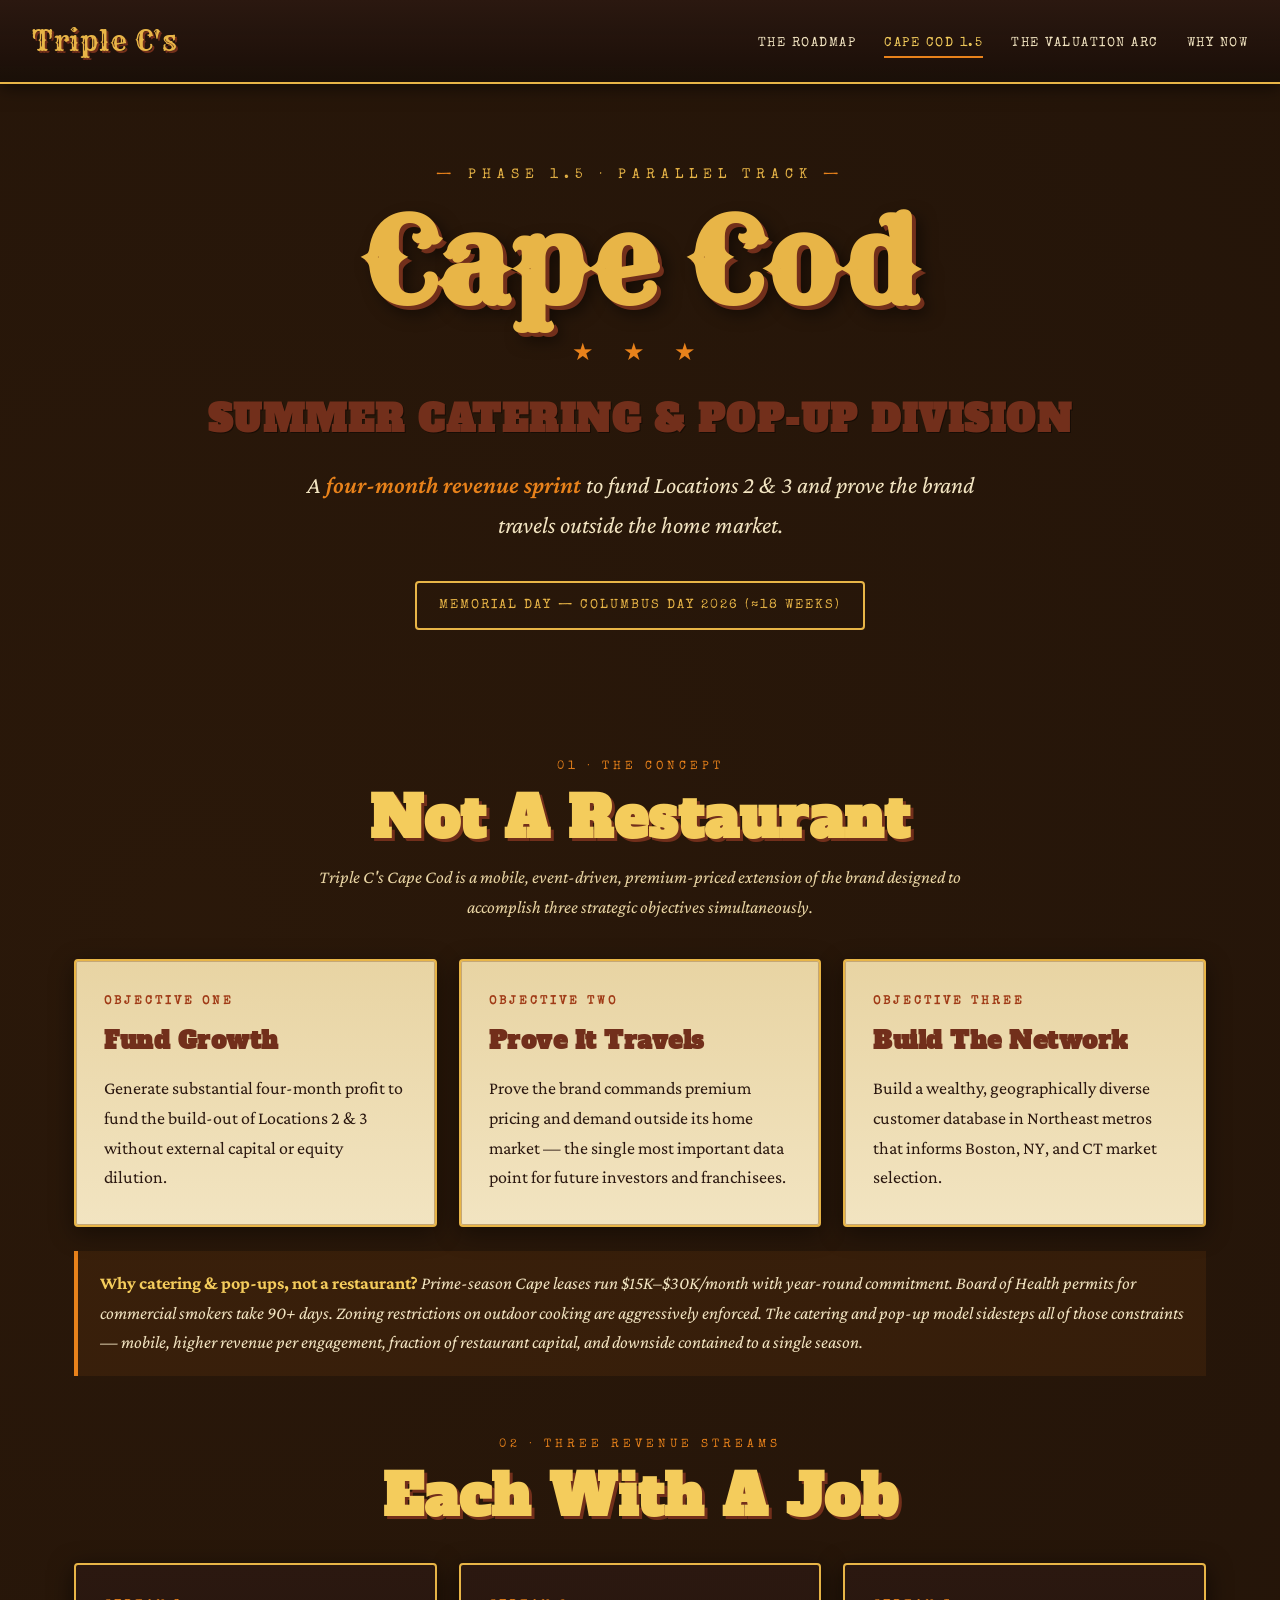
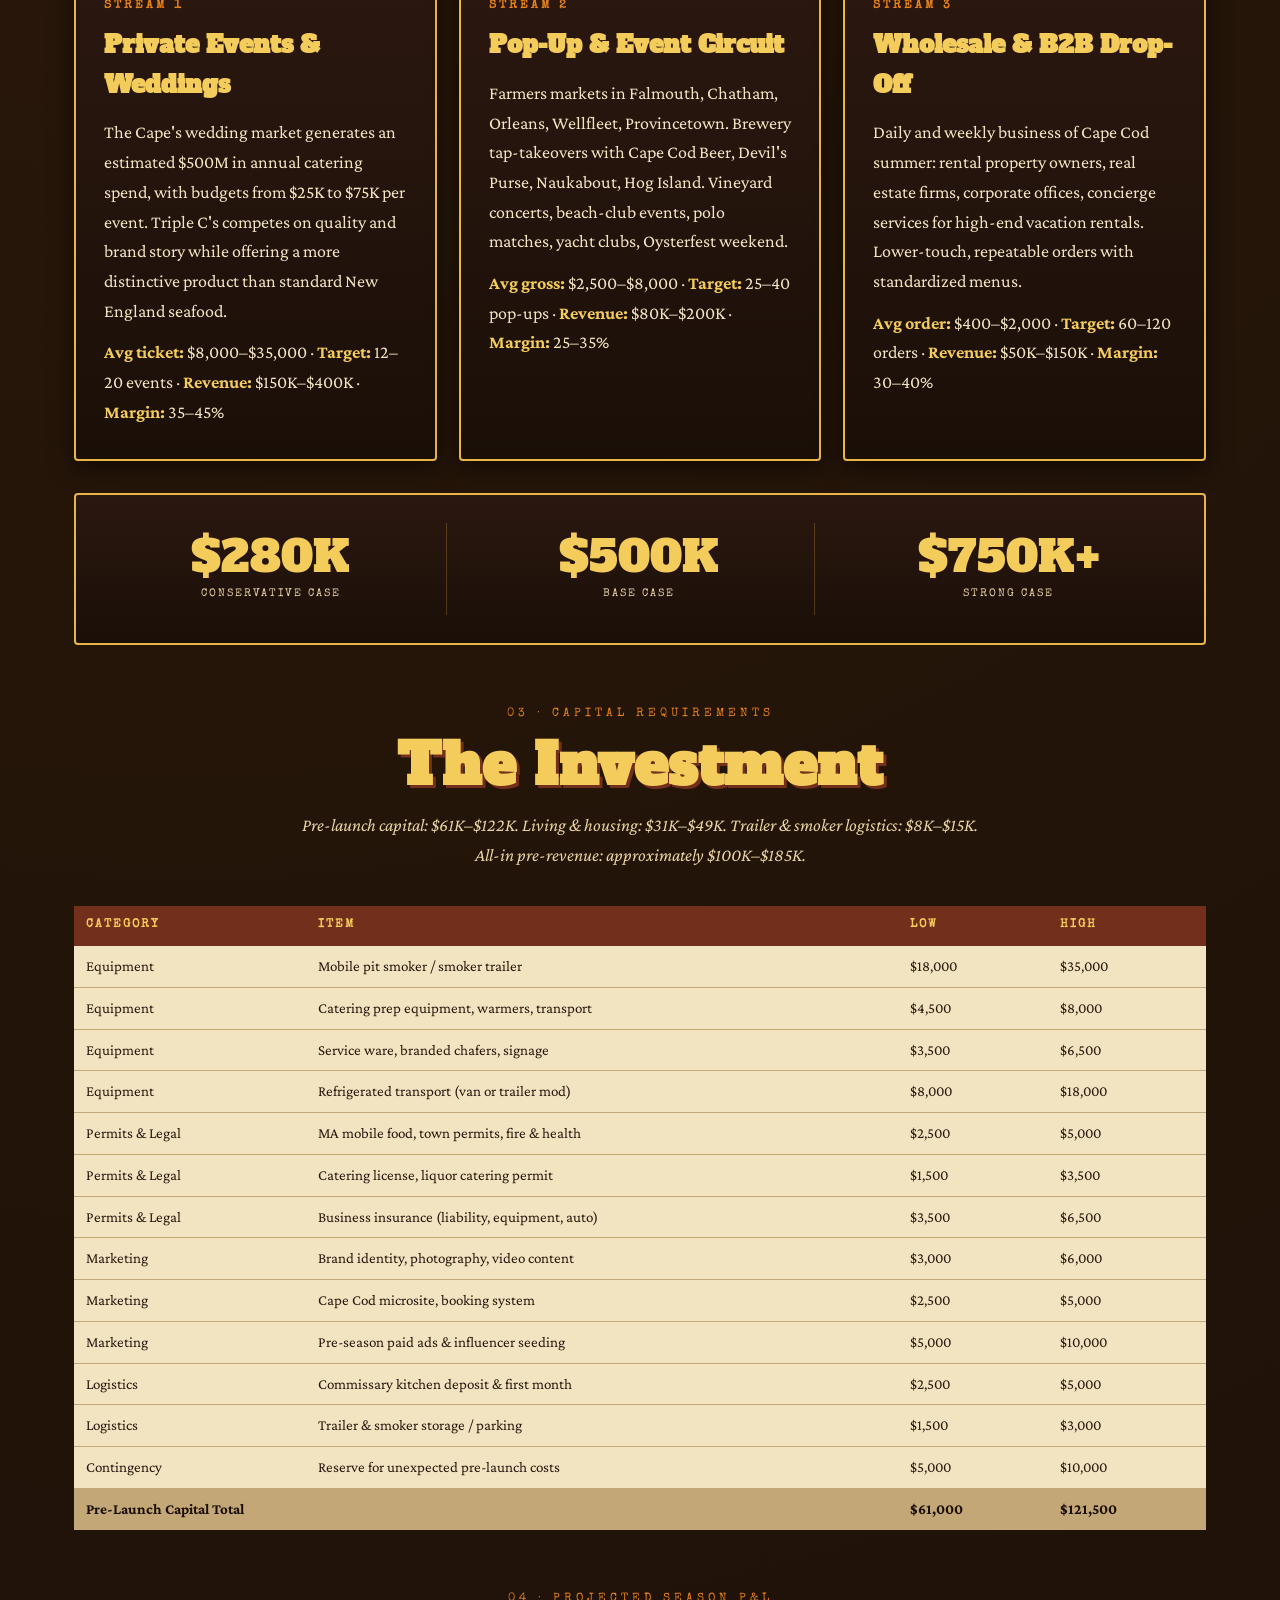
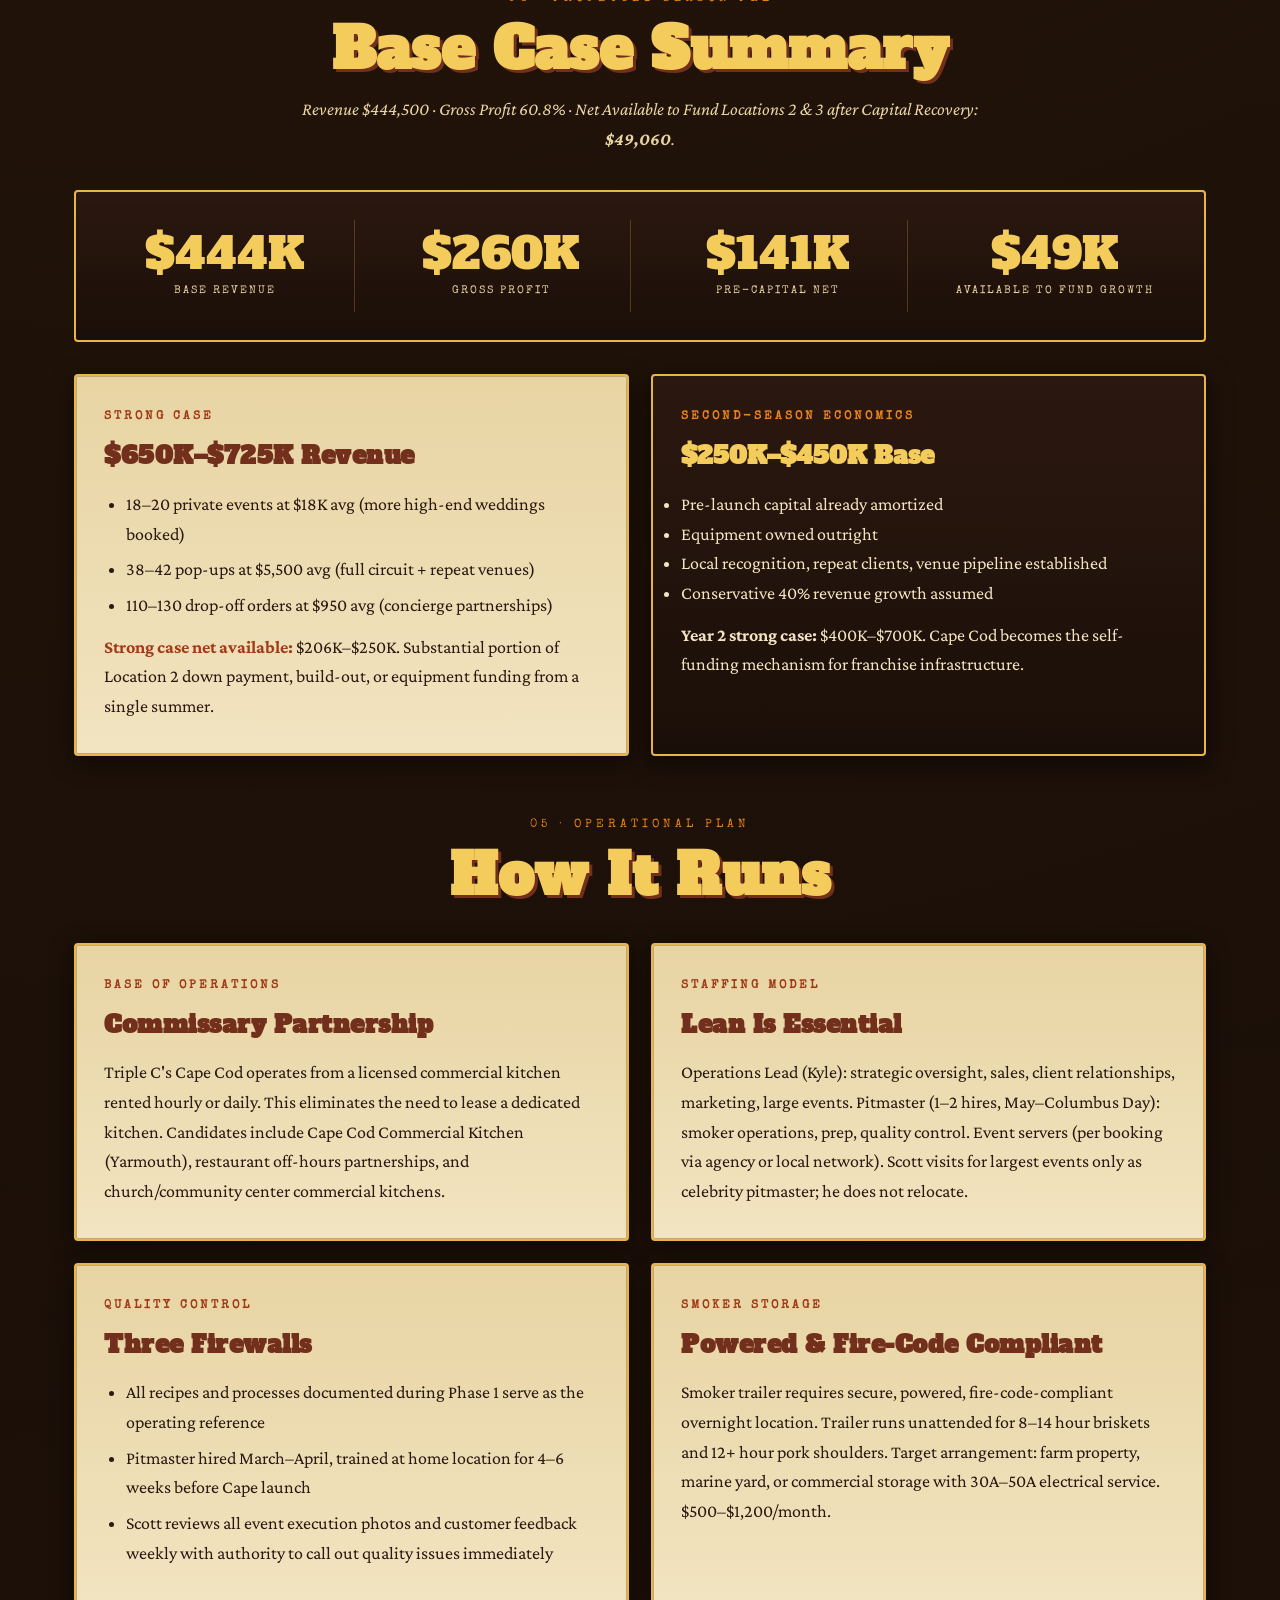
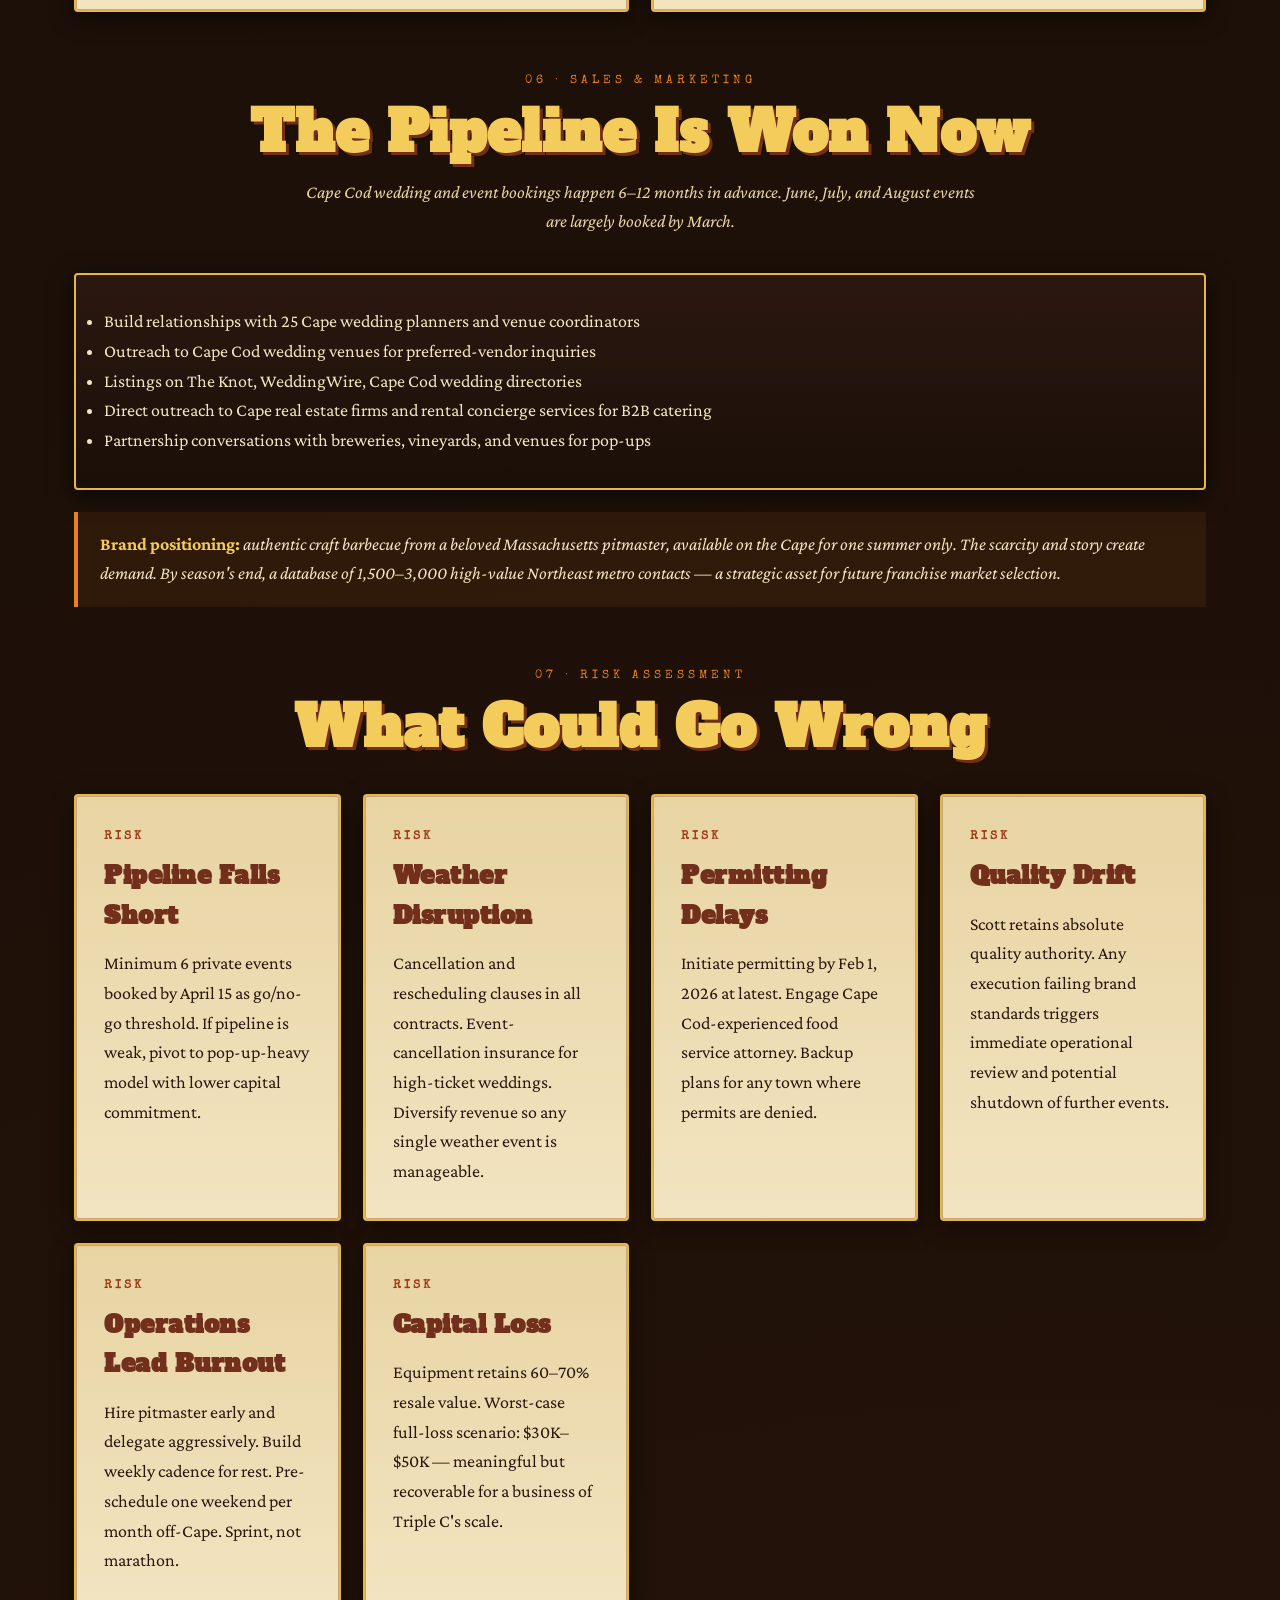
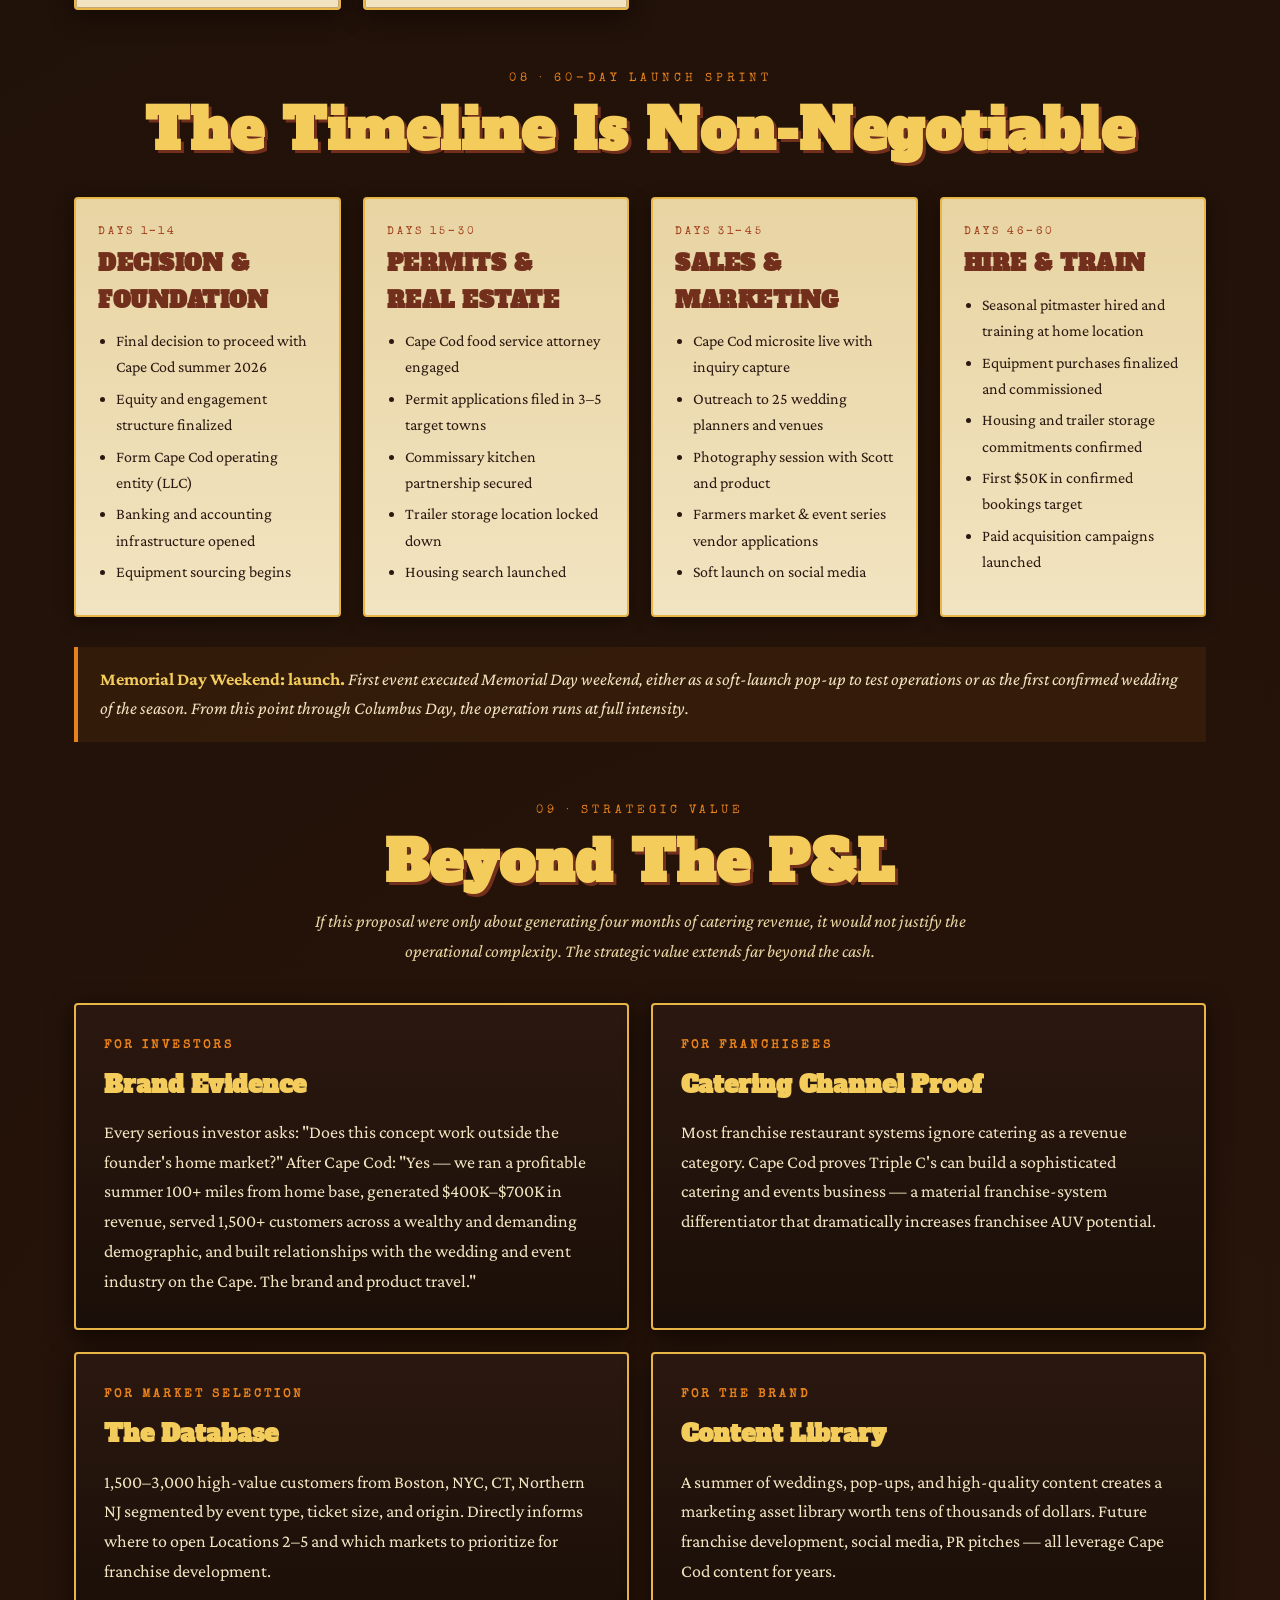
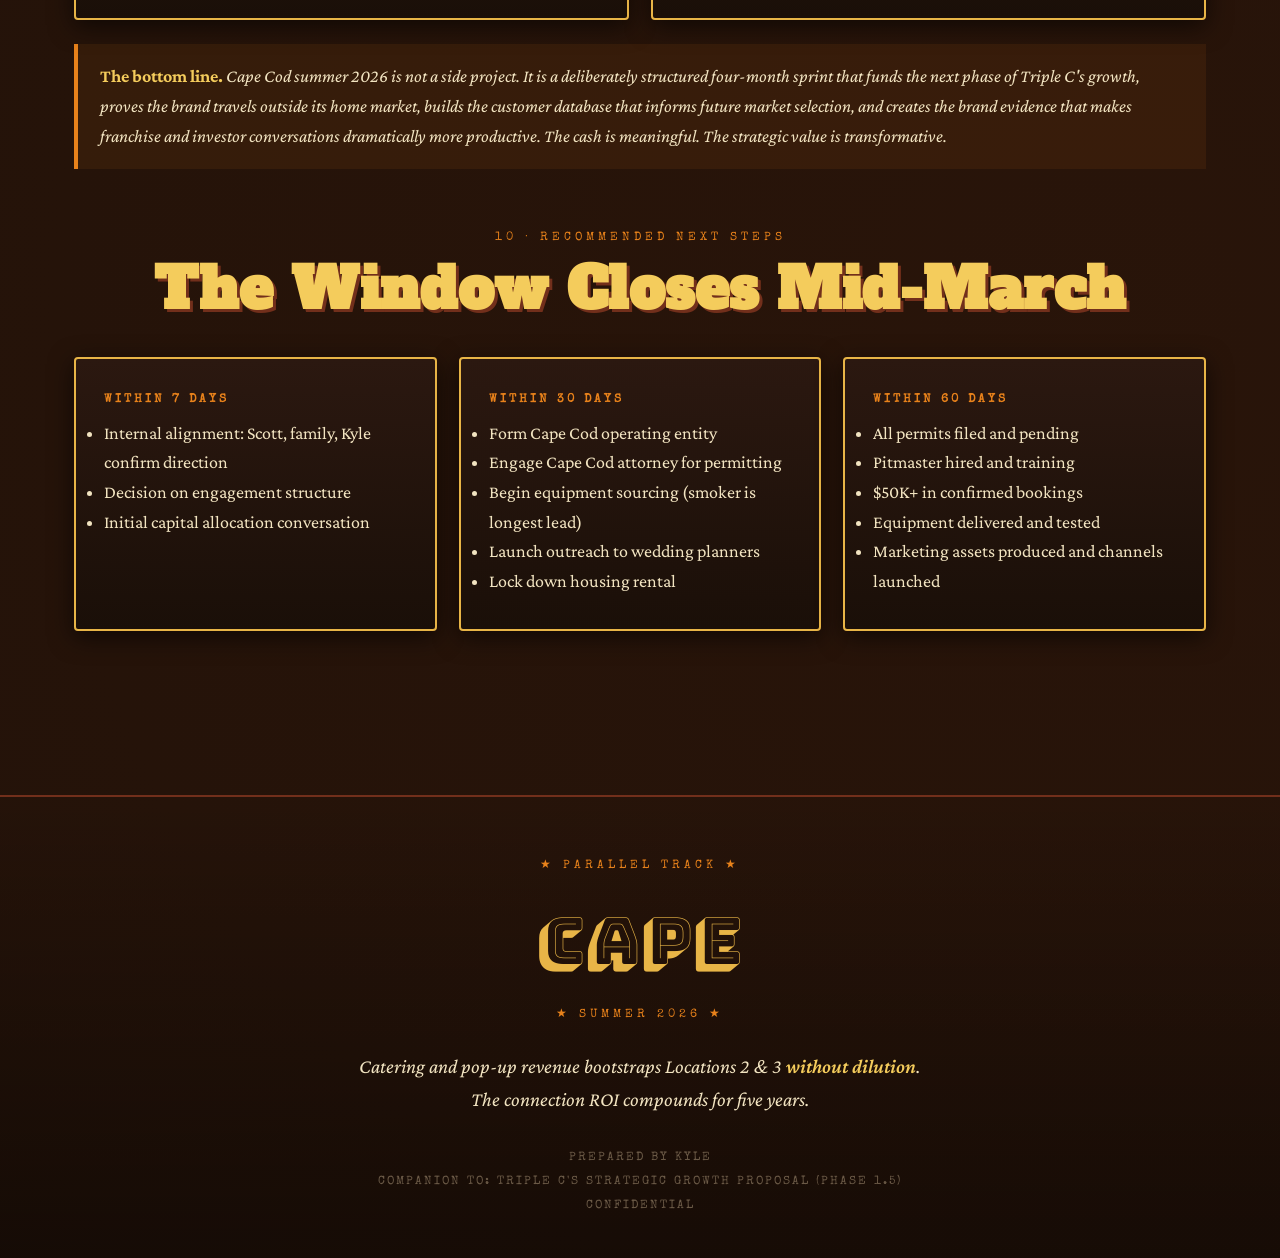
<file: cape-cod.html>
<!DOCTYPE html>
<html lang="en">
<head>
  <meta charset="UTF-8">
  <meta name="viewport" content="width=device-width, initial-scale=1.0">
  <title>Triple C's Cape Cod — Phase 1.5 Parallel Track</title>
  <meta name="description" content="A four-month revenue sprint to fund Locations 2 & 3 and prove the brand travels outside the home market. Memorial Day to Columbus Day 2026.">
  <link rel="stylesheet" href="assets/brand.css">
</head>
<body>

  <nav class="brand-nav">
    <div class="mark">Triple C's</div>
    <ul>
      <li><a href="index.html">The Roadmap</a></li>
      <li><a href="cape-cod.html" class="active">Cape Cod 1.5</a></li>
      <li><a href="valuation.html">The Valuation Arc</a></li>
      <li><a href="the-window.html">Why Now</a></li>
    </ul>
  </nav>

  <header class="broadside">
    <div class="stamp-line">PHASE 1.5 · PARALLEL TRACK</div>
    <h1>Cape Cod</h1>
    <div class="star-divider">★ ★ ★</div>
    <h2 class="tagline">Summer Catering &amp; Pop-Up Division</h2>
    <p class="lede">A <em>four-month revenue sprint</em> to fund Locations 2 &amp; 3 and prove the brand travels outside the home market.</p>
    <div class="cta-row">
      <span class="btn ghost">Memorial Day — Columbus Day 2026 (≈18 Weeks)</span>
    </div>
  </header>

  <main class="page">

    <section>
      <div class="section-head">
        <div class="eyebrow">01 · The Concept</div>
        <h2>Not A Restaurant</h2>
        <p>Triple C's Cape Cod is a mobile, event-driven, premium-priced extension of the brand designed to accomplish three strategic objectives simultaneously.</p>
      </div>

      <div class="grid-3">
        <div class="card">
          <h4>Objective One</h4>
          <h3>Fund Growth</h3>
          <p>Generate substantial four-month profit to fund the build-out of Locations 2 &amp; 3 without external capital or equity dilution.</p>
        </div>
        <div class="card">
          <h4>Objective Two</h4>
          <h3>Prove It Travels</h3>
          <p>Prove the brand commands premium pricing and demand outside its home market &mdash; the single most important data point for future investors and franchisees.</p>
        </div>
        <div class="card">
          <h4>Objective Three</h4>
          <h3>Build The Network</h3>
          <p>Build a wealthy, geographically diverse customer database in Northeast metros that informs Boston, NY, and CT market selection.</p>
        </div>
      </div>

      <div class="callout"><strong>Why catering &amp; pop-ups, not a restaurant?</strong> Prime-season Cape leases run $15K–$30K/month with year-round commitment. Board of Health permits for commercial smokers take 90+ days. Zoning restrictions on outdoor cooking are aggressively enforced. The catering and pop-up model sidesteps all of those constraints — mobile, higher revenue per engagement, fraction of restaurant capital, and downside contained to a single season.</div>
    </section>

    <section>
      <div class="section-head">
        <div class="eyebrow">02 · Three Revenue Streams</div>
        <h2>Each With A Job</h2>
      </div>

      <div class="grid-3">
        <div class="card-dark">
          <h4>Stream 1</h4>
          <h3>Private Events &amp; Weddings</h3>
          <p>The Cape's wedding market generates an estimated $500M in annual catering spend, with budgets from $25K to $75K per event. Triple C's competes on quality and brand story while offering a more distinctive product than standard New England seafood.</p>
          <p style="margin-top: 12px;"><strong style="color:var(--gold-bright)">Avg ticket:</strong> $8,000–$35,000 · <strong style="color:var(--gold-bright)">Target:</strong> 12–20 events · <strong style="color:var(--gold-bright)">Revenue:</strong> $150K–$400K · <strong style="color:var(--gold-bright)">Margin:</strong> 35–45%</p>
        </div>
        <div class="card-dark">
          <h4>Stream 2</h4>
          <h3>Pop-Up &amp; Event Circuit</h3>
          <p>Farmers markets in Falmouth, Chatham, Orleans, Wellfleet, Provincetown. Brewery tap-takeovers with Cape Cod Beer, Devil's Purse, Naukabout, Hog Island. Vineyard concerts, beach-club events, polo matches, yacht clubs, Oysterfest weekend.</p>
          <p style="margin-top: 12px;"><strong style="color:var(--gold-bright)">Avg gross:</strong> $2,500–$8,000 · <strong style="color:var(--gold-bright)">Target:</strong> 25–40 pop-ups · <strong style="color:var(--gold-bright)">Revenue:</strong> $80K–$200K · <strong style="color:var(--gold-bright)">Margin:</strong> 25–35%</p>
        </div>
        <div class="card-dark">
          <h4>Stream 3</h4>
          <h3>Wholesale &amp; B2B Drop-Off</h3>
          <p>Daily and weekly business of Cape Cod summer: rental property owners, real estate firms, corporate offices, concierge services for high-end vacation rentals. Lower-touch, repeatable orders with standardized menus.</p>
          <p style="margin-top: 12px;"><strong style="color:var(--gold-bright)">Avg order:</strong> $400–$2,000 · <strong style="color:var(--gold-bright)">Target:</strong> 60–120 orders · <strong style="color:var(--gold-bright)">Revenue:</strong> $50K–$150K · <strong style="color:var(--gold-bright)">Margin:</strong> 30–40%</p>
        </div>
      </div>

      <div class="stat-band">
        <div class="stat"><div class="val">$280K</div><div class="lbl">Conservative Case</div></div>
        <div class="stat"><div class="val">$500K</div><div class="lbl">Base Case</div></div>
        <div class="stat"><div class="val">$750K+</div><div class="lbl">Strong Case</div></div>
      </div>
    </section>

    <section>
      <div class="section-head">
        <div class="eyebrow">03 · Capital Requirements</div>
        <h2>The Investment</h2>
        <p>Pre-launch capital: $61K–$122K. Living &amp; housing: $31K–$49K. Trailer &amp; smoker logistics: $8K–$15K. All-in pre-revenue: approximately $100K–$185K.</p>
      </div>

      <table class="budget">
        <thead><tr><th>Category</th><th>Item</th><th>Low</th><th>High</th></tr></thead>
        <tbody>
          <tr><td>Equipment</td><td>Mobile pit smoker / smoker trailer</td><td>$18,000</td><td>$35,000</td></tr>
          <tr><td>Equipment</td><td>Catering prep equipment, warmers, transport</td><td>$4,500</td><td>$8,000</td></tr>
          <tr><td>Equipment</td><td>Service ware, branded chafers, signage</td><td>$3,500</td><td>$6,500</td></tr>
          <tr><td>Equipment</td><td>Refrigerated transport (van or trailer mod)</td><td>$8,000</td><td>$18,000</td></tr>
          <tr><td>Permits &amp; Legal</td><td>MA mobile food, town permits, fire &amp; health</td><td>$2,500</td><td>$5,000</td></tr>
          <tr><td>Permits &amp; Legal</td><td>Catering license, liquor catering permit</td><td>$1,500</td><td>$3,500</td></tr>
          <tr><td>Permits &amp; Legal</td><td>Business insurance (liability, equipment, auto)</td><td>$3,500</td><td>$6,500</td></tr>
          <tr><td>Marketing</td><td>Brand identity, photography, video content</td><td>$3,000</td><td>$6,000</td></tr>
          <tr><td>Marketing</td><td>Cape Cod microsite, booking system</td><td>$2,500</td><td>$5,000</td></tr>
          <tr><td>Marketing</td><td>Pre-season paid ads &amp; influencer seeding</td><td>$5,000</td><td>$10,000</td></tr>
          <tr><td>Logistics</td><td>Commissary kitchen deposit &amp; first month</td><td>$2,500</td><td>$5,000</td></tr>
          <tr><td>Logistics</td><td>Trailer &amp; smoker storage / parking</td><td>$1,500</td><td>$3,000</td></tr>
          <tr><td>Contingency</td><td>Reserve for unexpected pre-launch costs</td><td>$5,000</td><td>$10,000</td></tr>
          <tr class="total"><td colspan="2">Pre-Launch Capital Total</td><td>$61,000</td><td>$121,500</td></tr>
        </tbody>
      </table>
    </section>

    <section>
      <div class="section-head">
        <div class="eyebrow">04 · Projected Season P&amp;L</div>
        <h2>Base Case Summary</h2>
        <p>Revenue $444,500 · Gross Profit 60.8% · Net Available to Fund Locations 2 &amp; 3 after Capital Recovery: <strong>$49,060</strong>.</p>
      </div>
      <div class="stat-band">
        <div class="stat"><div class="val">$444K</div><div class="lbl">Base Revenue</div></div>
        <div class="stat"><div class="val">$260K</div><div class="lbl">Gross Profit</div></div>
        <div class="stat"><div class="val">$141K</div><div class="lbl">Pre-Capital Net</div></div>
        <div class="stat"><div class="val">$49K</div><div class="lbl">Available to Fund Growth</div></div>
      </div>
      <div class="grid-2">
        <div class="card">
          <h4>Strong Case</h4>
          <h3>$650K–$725K Revenue</h3>
          <ul>
            <li>18–20 private events at $18K avg (more high-end weddings booked)</li>
            <li>38–42 pop-ups at $5,500 avg (full circuit + repeat venues)</li>
            <li>110–130 drop-off orders at $950 avg (concierge partnerships)</li>
          </ul>
          <p style="margin-top: 12px;"><strong>Strong case net available:</strong> $206K–$250K. Substantial portion of Location 2 down payment, build-out, or equipment funding from a single summer.</p>
        </div>
        <div class="card-dark">
          <h4>Second-Season Economics</h4>
          <h3>$250K–$450K Base</h3>
          <ul>
            <li>Pre-launch capital already amortized</li>
            <li>Equipment owned outright</li>
            <li>Local recognition, repeat clients, venue pipeline established</li>
            <li>Conservative 40% revenue growth assumed</li>
          </ul>
          <p style="margin-top: 12px;"><strong>Year 2 strong case:</strong> $400K–$700K. Cape Cod becomes the self-funding mechanism for franchise infrastructure.</p>
        </div>
      </div>
    </section>

    <section>
      <div class="section-head">
        <div class="eyebrow">05 · Operational Plan</div>
        <h2>How It Runs</h2>
      </div>
      <div class="grid-2">
        <div class="card">
          <h4>Base of Operations</h4>
          <h3>Commissary Partnership</h3>
          <p>Triple C's Cape Cod operates from a licensed commercial kitchen rented hourly or daily. This eliminates the need to lease a dedicated kitchen. Candidates include Cape Cod Commercial Kitchen (Yarmouth), restaurant off-hours partnerships, and church/community center commercial kitchens.</p>
        </div>
        <div class="card">
          <h4>Staffing Model</h4>
          <h3>Lean Is Essential</h3>
          <p>Operations Lead (Kyle): strategic oversight, sales, client relationships, marketing, large events. Pitmaster (1–2 hires, May–Columbus Day): smoker operations, prep, quality control. Event servers (per booking via agency or local network). Scott visits for largest events only as celebrity pitmaster; he does not relocate.</p>
        </div>
        <div class="card">
          <h4>Quality Control</h4>
          <h3>Three Firewalls</h3>
          <ul>
            <li>All recipes and processes documented during Phase 1 serve as the operating reference</li>
            <li>Pitmaster hired March–April, trained at home location for 4–6 weeks before Cape launch</li>
            <li>Scott reviews all event execution photos and customer feedback weekly with authority to call out quality issues immediately</li>
          </ul>
        </div>
        <div class="card">
          <h4>Smoker Storage</h4>
          <h3>Powered &amp; Fire-Code Compliant</h3>
          <p>Smoker trailer requires secure, powered, fire-code-compliant overnight location. Trailer runs unattended for 8–14 hour briskets and 12+ hour pork shoulders. Target arrangement: farm property, marine yard, or commercial storage with 30A–50A electrical service. $500–$1,200/month.</p>
        </div>
      </div>
    </section>

    <section>
      <div class="section-head">
        <div class="eyebrow">06 · Sales &amp; Marketing</div>
        <h2>The Pipeline Is Won Now</h2>
        <p>Cape Cod wedding and event bookings happen 6–12 months in advance. June, July, and August events are largely booked by March.</p>
      </div>
      <div class="card-dark">
        <ul>
          <li>Build relationships with 25 Cape wedding planners and venue coordinators</li>
          <li>Outreach to Cape Cod wedding venues for preferred-vendor inquiries</li>
          <li>Listings on The Knot, WeddingWire, Cape Cod wedding directories</li>
          <li>Direct outreach to Cape real estate firms and rental concierge services for B2B catering</li>
          <li>Partnership conversations with breweries, vineyards, and venues for pop-ups</li>
        </ul>
      </div>
      <div class="callout"><strong>Brand positioning:</strong> authentic craft barbecue from a beloved Massachusetts pitmaster, available on the Cape for one summer only. The scarcity and story create demand. By season's end, a database of 1,500–3,000 high-value Northeast metro contacts — a strategic asset for future franchise market selection.</div>
    </section>

    <section>
      <div class="section-head">
        <div class="eyebrow">07 · Risk Assessment</div>
        <h2>What Could Go Wrong</h2>
      </div>
      <div class="grid-3">
        <div class="card"><h4>Risk</h4><h3>Pipeline Falls Short</h3><p>Minimum 6 private events booked by April 15 as go/no-go threshold. If pipeline is weak, pivot to pop-up-heavy model with lower capital commitment.</p></div>
        <div class="card"><h4>Risk</h4><h3>Weather Disruption</h3><p>Cancellation and rescheduling clauses in all contracts. Event-cancellation insurance for high-ticket weddings. Diversify revenue so any single weather event is manageable.</p></div>
        <div class="card"><h4>Risk</h4><h3>Permitting Delays</h3><p>Initiate permitting by Feb 1, 2026 at latest. Engage Cape Cod-experienced food service attorney. Backup plans for any town where permits are denied.</p></div>
        <div class="card"><h4>Risk</h4><h3>Quality Drift</h3><p>Scott retains absolute quality authority. Any execution failing brand standards triggers immediate operational review and potential shutdown of further events.</p></div>
        <div class="card"><h4>Risk</h4><h3>Operations Lead Burnout</h3><p>Hire pitmaster early and delegate aggressively. Build weekly cadence for rest. Pre-schedule one weekend per month off-Cape. Sprint, not marathon.</p></div>
        <div class="card"><h4>Risk</h4><h3>Capital Loss</h3><p>Equipment retains 60–70% resale value. Worst-case full-loss scenario: $30K–$50K — meaningful but recoverable for a business of Triple C's scale.</p></div>
      </div>
    </section>

    <section>
      <div class="section-head">
        <div class="eyebrow">08 · 60-Day Launch Sprint</div>
        <h2>The Timeline Is Non-Negotiable</h2>
      </div>
      <div class="phase-grid">
        <article class="phase">
          <div class="phase-num">Days 1–14</div>
          <h3>Decision &amp; Foundation</h3>
          <ul>
            <li>Final decision to proceed with Cape Cod summer 2026</li>
            <li>Equity and engagement structure finalized</li>
            <li>Form Cape Cod operating entity (LLC)</li>
            <li>Banking and accounting infrastructure opened</li>
            <li>Equipment sourcing begins</li>
          </ul>
        </article>
        <article class="phase">
          <div class="phase-num">Days 15–30</div>
          <h3>Permits &amp; Real Estate</h3>
          <ul>
            <li>Cape Cod food service attorney engaged</li>
            <li>Permit applications filed in 3–5 target towns</li>
            <li>Commissary kitchen partnership secured</li>
            <li>Trailer storage location locked down</li>
            <li>Housing search launched</li>
          </ul>
        </article>
        <article class="phase">
          <div class="phase-num">Days 31–45</div>
          <h3>Sales &amp; Marketing</h3>
          <ul>
            <li>Cape Cod microsite live with inquiry capture</li>
            <li>Outreach to 25 wedding planners and venues</li>
            <li>Photography session with Scott and product</li>
            <li>Farmers market &amp; event series vendor applications</li>
            <li>Soft launch on social media</li>
          </ul>
        </article>
        <article class="phase">
          <div class="phase-num">Days 46–60</div>
          <h3>Hire &amp; Train</h3>
          <ul>
            <li>Seasonal pitmaster hired and training at home location</li>
            <li>Equipment purchases finalized and commissioned</li>
            <li>Housing and trailer storage commitments confirmed</li>
            <li>First $50K in confirmed bookings target</li>
            <li>Paid acquisition campaigns launched</li>
          </ul>
        </article>
      </div>
      <div class="callout"><strong>Memorial Day Weekend: launch.</strong> First event executed Memorial Day weekend, either as a soft-launch pop-up to test operations or as the first confirmed wedding of the season. From this point through Columbus Day, the operation runs at full intensity.</div>
    </section>

    <section>
      <div class="section-head">
        <div class="eyebrow">09 · Strategic Value</div>
        <h2>Beyond The P&amp;L</h2>
        <p>If this proposal were only about generating four months of catering revenue, it would not justify the operational complexity. The strategic value extends far beyond the cash.</p>
      </div>
      <div class="grid-2">
        <div class="card-dark"><h4>For Investors</h4><h3>Brand Evidence</h3><p>Every serious investor asks: "Does this concept work outside the founder's home market?" After Cape Cod: "Yes — we ran a profitable summer 100+ miles from home base, generated $400K–$700K in revenue, served 1,500+ customers across a wealthy and demanding demographic, and built relationships with the wedding and event industry on the Cape. The brand and product travel."</p></div>
        <div class="card-dark"><h4>For Franchisees</h4><h3>Catering Channel Proof</h3><p>Most franchise restaurant systems ignore catering as a revenue category. Cape Cod proves Triple C's can build a sophisticated catering and events business — a material franchise-system differentiator that dramatically increases franchisee AUV potential.</p></div>
        <div class="card-dark"><h4>For Market Selection</h4><h3>The Database</h3><p>1,500–3,000 high-value customers from Boston, NYC, CT, Northern NJ segmented by event type, ticket size, and origin. Directly informs where to open Locations 2–5 and which markets to prioritize for franchise development.</p></div>
        <div class="card-dark"><h4>For The Brand</h4><h3>Content Library</h3><p>A summer of weddings, pop-ups, and high-quality content creates a marketing asset library worth tens of thousands of dollars. Future franchise development, social media, PR pitches — all leverage Cape Cod content for years.</p></div>
      </div>
      <div class="callout"><strong>The bottom line.</strong> Cape Cod summer 2026 is not a side project. It is a deliberately structured four-month sprint that funds the next phase of Triple C's growth, proves the brand travels outside its home market, builds the customer database that informs future market selection, and creates the brand evidence that makes franchise and investor conversations dramatically more productive. The cash is meaningful. The strategic value is transformative.</div>
    </section>

    <section>
      <div class="section-head">
        <div class="eyebrow">10 · Recommended Next Steps</div>
        <h2>The Window Closes Mid-March</h2>
      </div>
      <div class="grid-3">
        <div class="card-dark">
          <h4>Within 7 Days</h4>
          <ul>
            <li>Internal alignment: Scott, family, Kyle confirm direction</li>
            <li>Decision on engagement structure</li>
            <li>Initial capital allocation conversation</li>
          </ul>
        </div>
        <div class="card-dark">
          <h4>Within 30 Days</h4>
          <ul>
            <li>Form Cape Cod operating entity</li>
            <li>Engage Cape Cod attorney for permitting</li>
            <li>Begin equipment sourcing (smoker is longest lead)</li>
            <li>Launch outreach to wedding planners</li>
            <li>Lock down housing rental</li>
          </ul>
        </div>
        <div class="card-dark">
          <h4>Within 60 Days</h4>
          <ul>
            <li>All permits filed and pending</li>
            <li>Pitmaster hired and training</li>
            <li>$50K+ in confirmed bookings</li>
            <li>Equipment delivered and tested</li>
            <li>Marketing assets produced and channels launched</li>
          </ul>
        </div>
      </div>
    </section>
  </main>

  <footer class="brand-footer">
    <div class="stamp-edge">★ PARALLEL TRACK ★</div>
    <div class="stamp-big">CAPE</div>
    <div class="stamp-edge">★ SUMMER 2026 ★</div>
    <div class="footer-msg">Catering and pop-up revenue bootstraps Locations 2 &amp; 3 <em>without dilution</em>.<br>The connection ROI compounds for five years.</div>
    <div class="footer-meta">
      Prepared by Kyle<br>
      Companion to: Triple C's Strategic Growth Proposal (Phase 1.5)<br>
      Confidential
    </div>
  </footer>

</body>
</html>
</file>
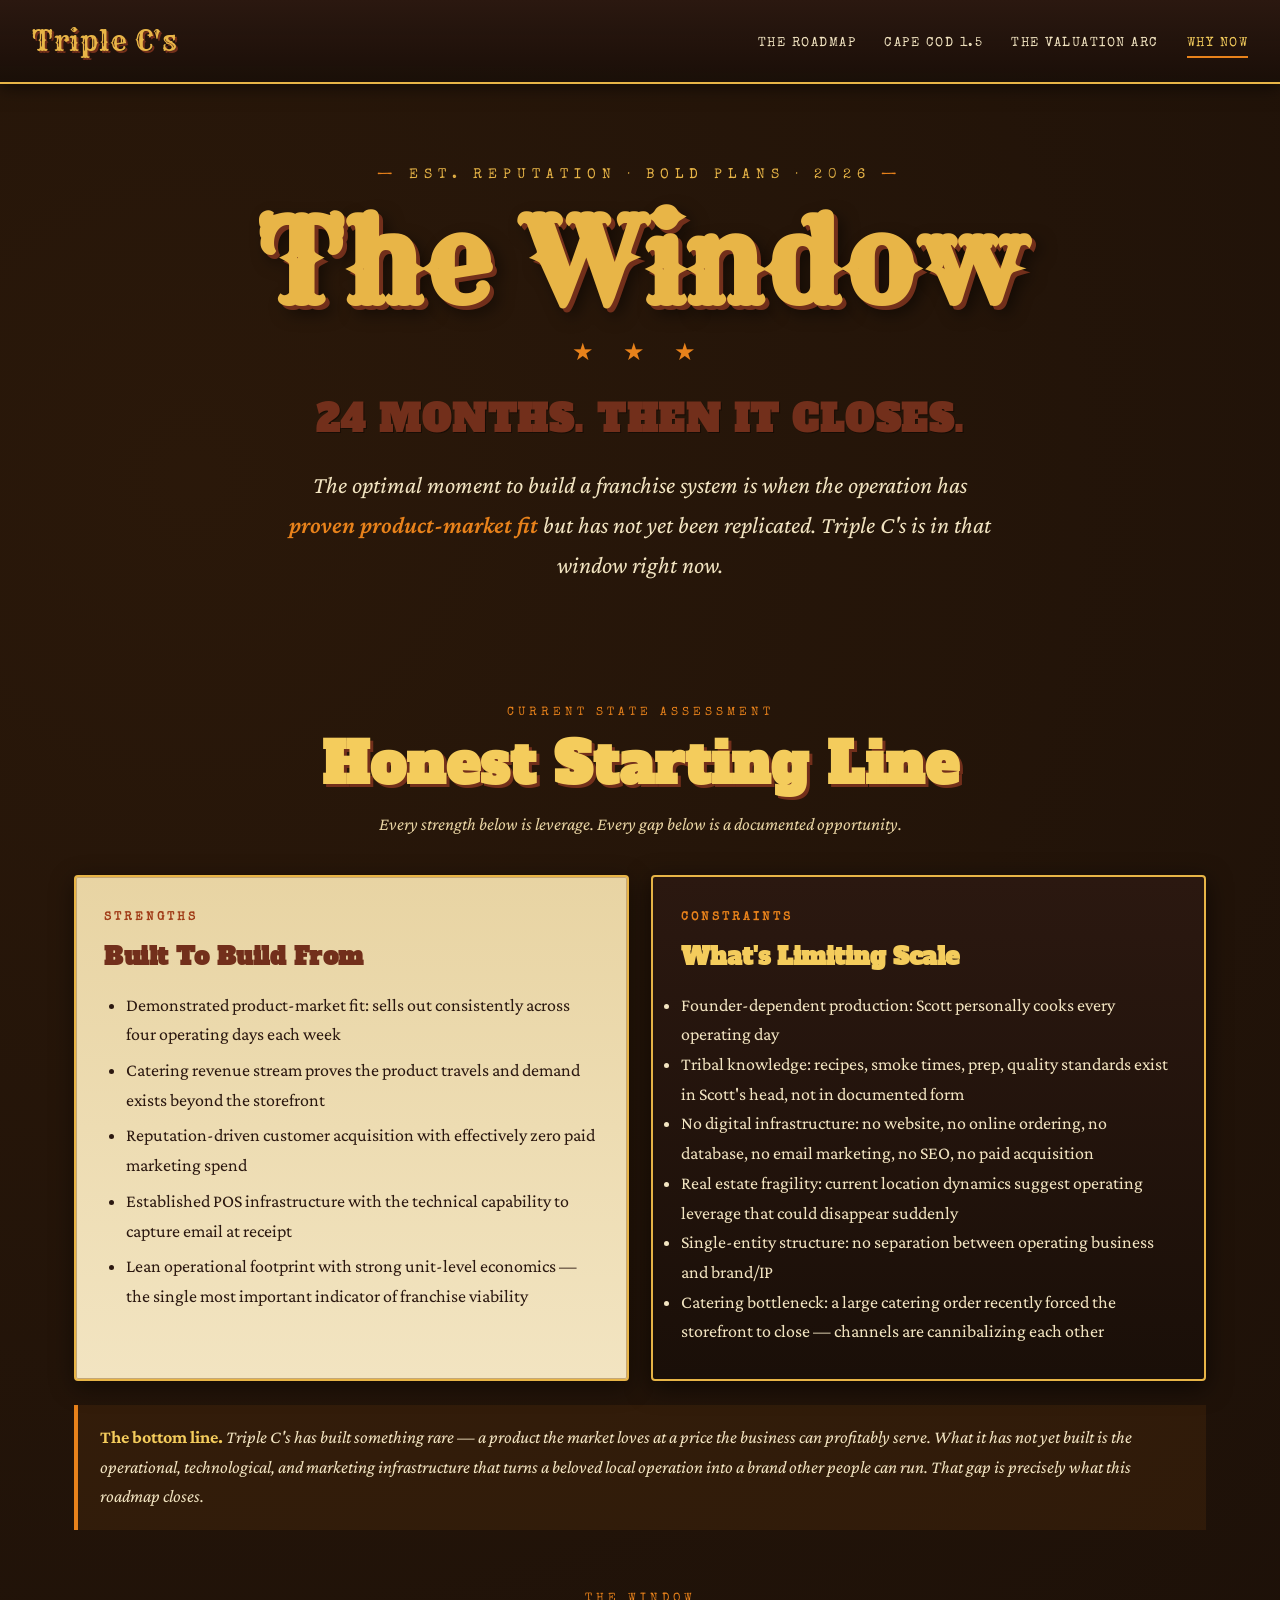
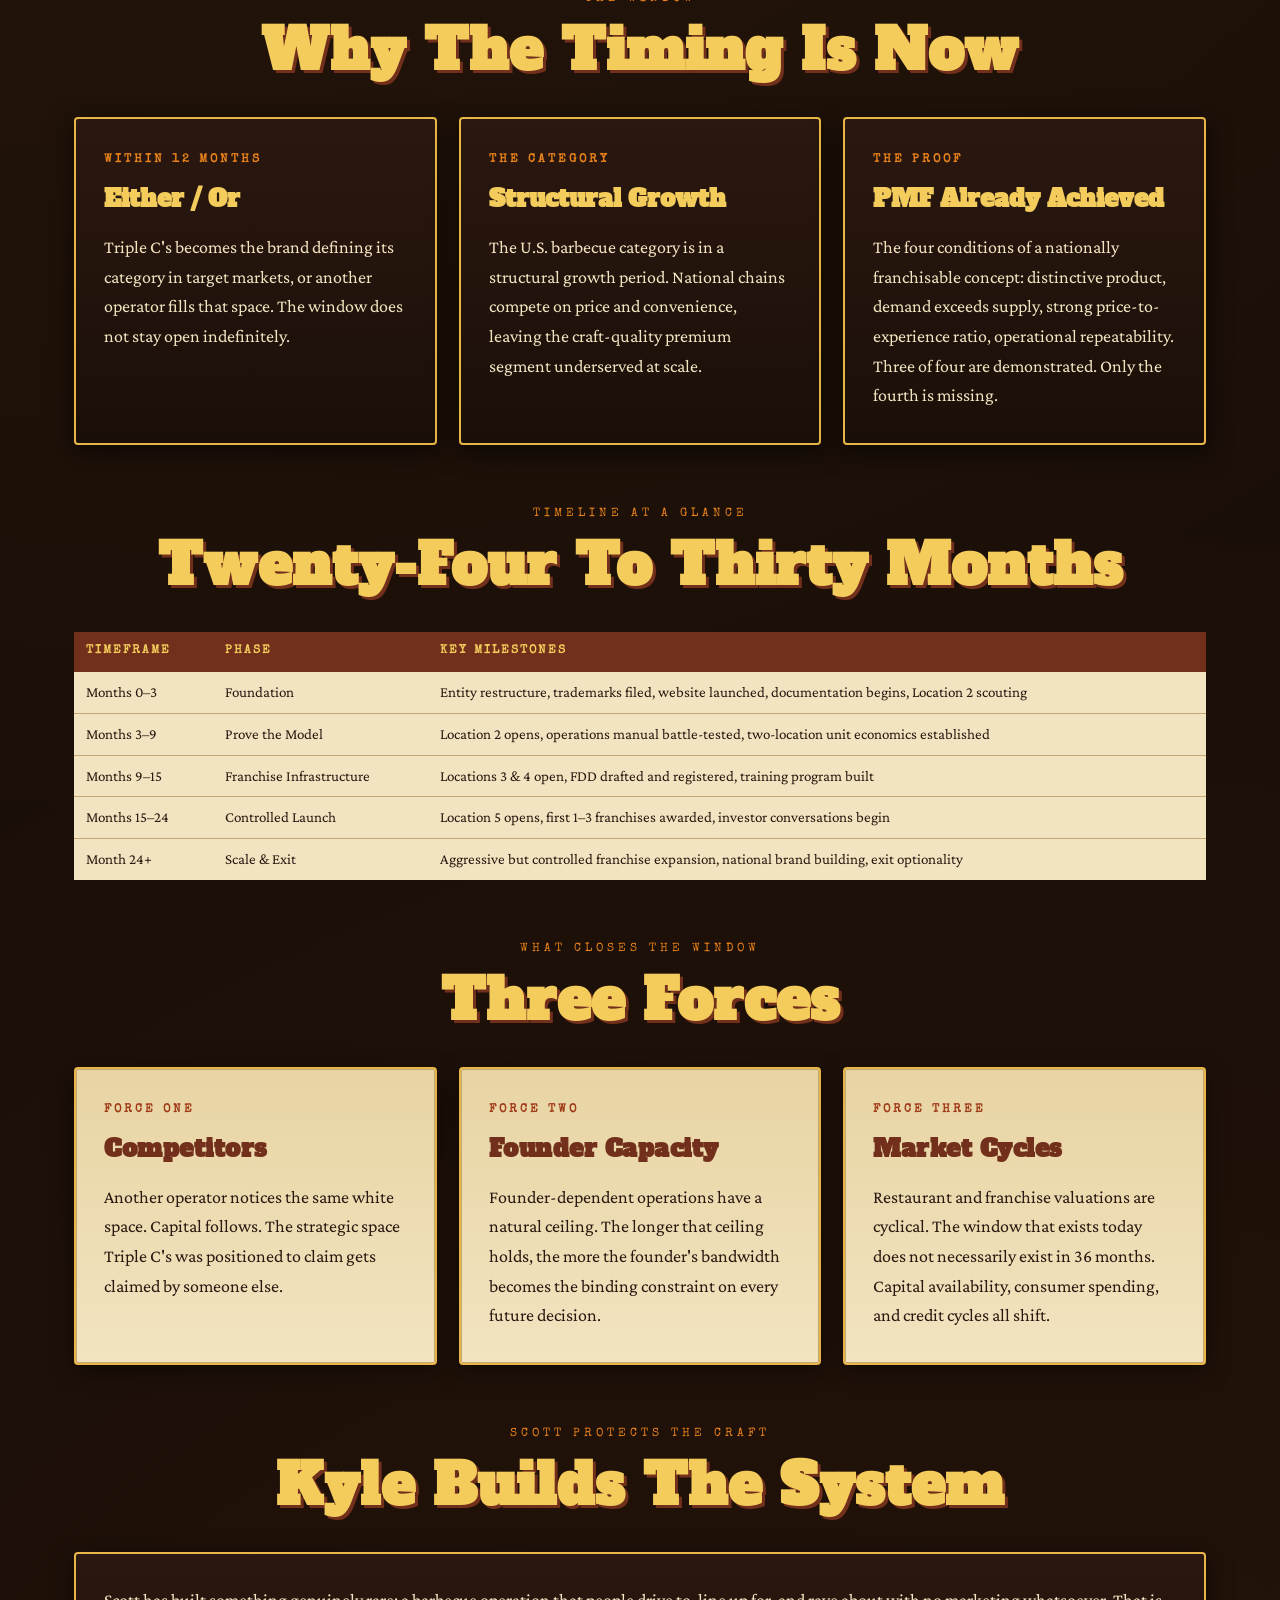
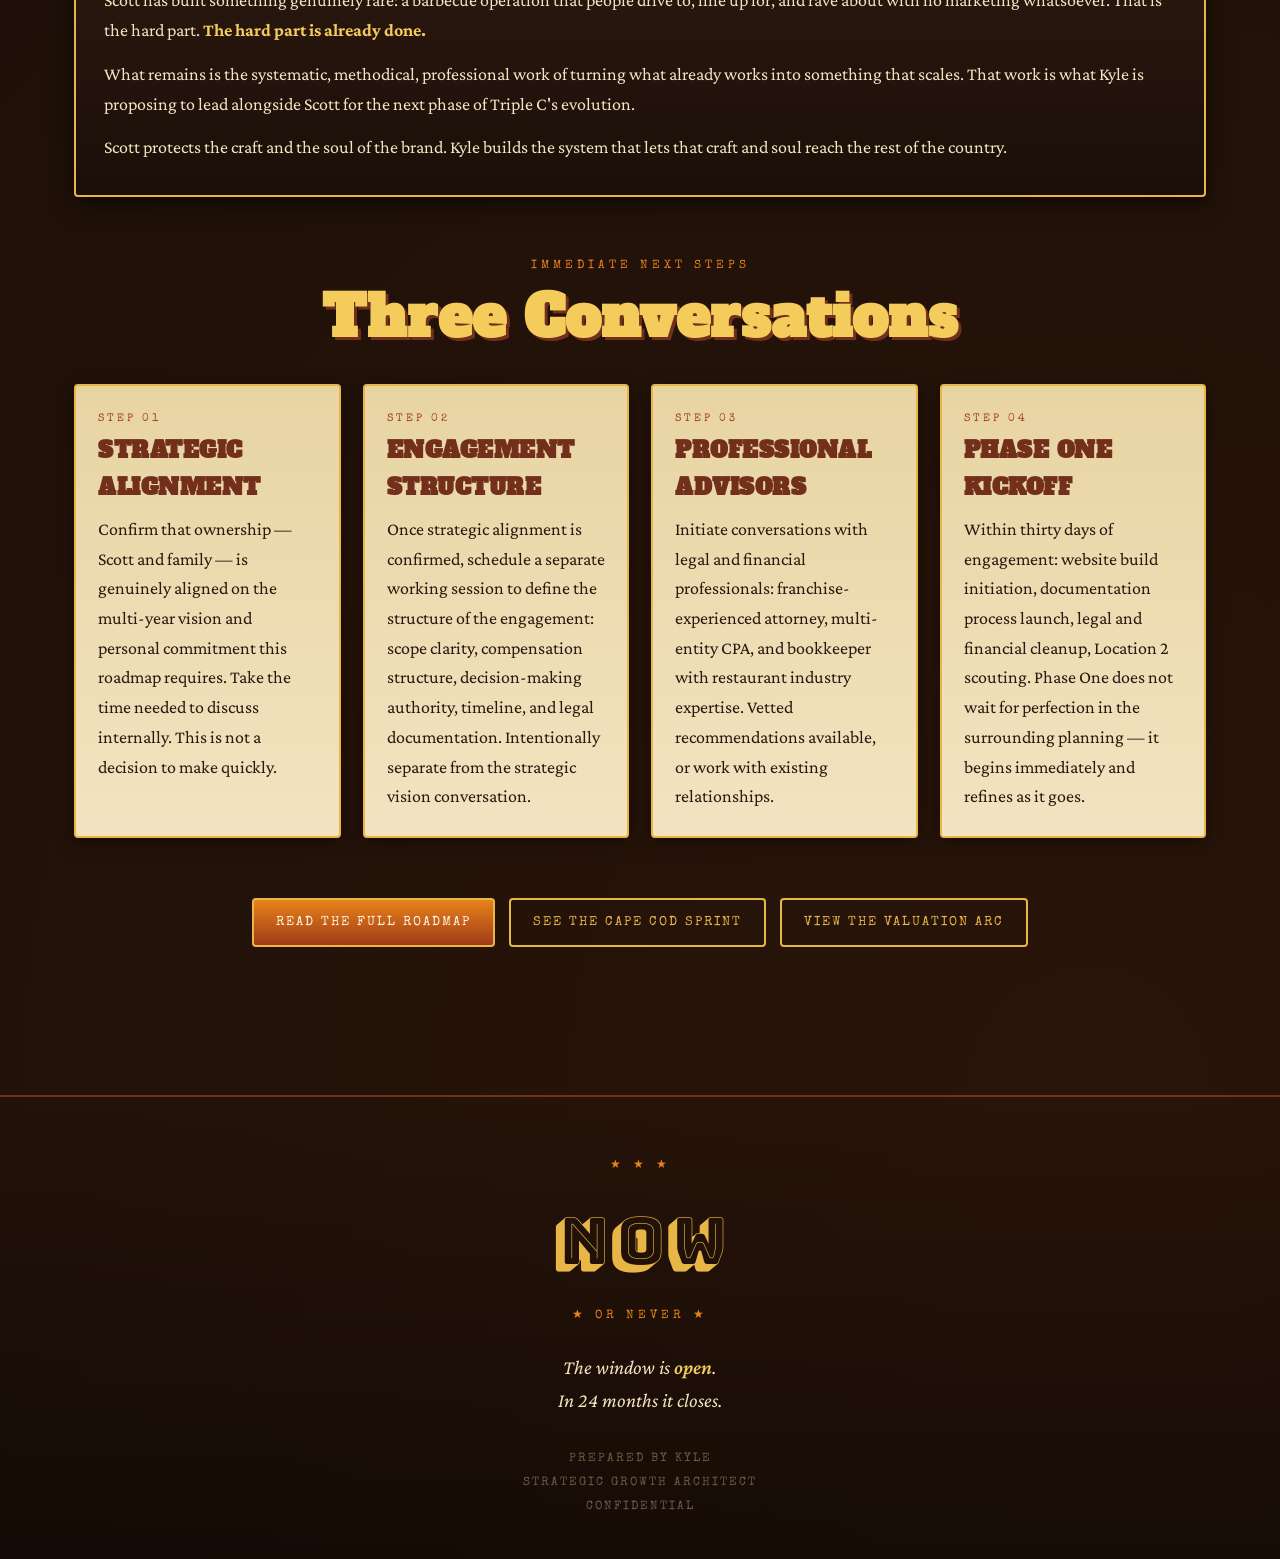
<file: the-window.html>
<!DOCTYPE html>
<html lang="en">
<head>
  <meta charset="UTF-8">
  <meta name="viewport" content="width=device-width, initial-scale=1.0">
  <title>The Window — Triple C's</title>
  <meta name="description" content="Why now. The 24-month window to build a national barbecue brand. The current state, the gaps, and the cost of waiting.">
  <link rel="stylesheet" href="assets/brand.css">
</head>
<body>

  <nav class="brand-nav">
    <div class="mark">Triple C's</div>
    <ul>
      <li><a href="index.html">The Roadmap</a></li>
      <li><a href="cape-cod.html">Cape Cod 1.5</a></li>
      <li><a href="valuation.html">The Valuation Arc</a></li>
      <li><a href="the-window.html" class="active">Why Now</a></li>
    </ul>
  </nav>

  <header class="broadside">
    <div class="stamp-line">EST. REPUTATION · BOLD PLANS · 2026</div>
    <h1>The Window</h1>
    <div class="star-divider">★ ★ ★</div>
    <h2 class="tagline">24 Months. Then It Closes.</h2>
    <p class="lede">The optimal moment to build a franchise system is when the operation has <em>proven product-market fit</em> but has not yet been replicated. Triple C's is in that window right now.</p>
  </header>

  <main class="page">

    <section>
      <div class="section-head">
        <div class="eyebrow">Current State Assessment</div>
        <h2>Honest Starting Line</h2>
        <p>Every strength below is leverage. Every gap below is a documented opportunity.</p>
      </div>

      <div class="grid-2">
        <div class="card">
          <h4>Strengths</h4>
          <h3>Built To Build From</h3>
          <ul>
            <li>Demonstrated product-market fit: sells out consistently across four operating days each week</li>
            <li>Catering revenue stream proves the product travels and demand exists beyond the storefront</li>
            <li>Reputation-driven customer acquisition with effectively zero paid marketing spend</li>
            <li>Established POS infrastructure with the technical capability to capture email at receipt</li>
            <li>Lean operational footprint with strong unit-level economics — the single most important indicator of franchise viability</li>
          </ul>
        </div>
        <div class="card-dark">
          <h4>Constraints</h4>
          <h3>What's Limiting Scale</h3>
          <ul>
            <li>Founder-dependent production: Scott personally cooks every operating day</li>
            <li>Tribal knowledge: recipes, smoke times, prep, quality standards exist in Scott's head, not in documented form</li>
            <li>No digital infrastructure: no website, no online ordering, no database, no email marketing, no SEO, no paid acquisition</li>
            <li>Real estate fragility: current location dynamics suggest operating leverage that could disappear suddenly</li>
            <li>Single-entity structure: no separation between operating business and brand/IP</li>
            <li>Catering bottleneck: a large catering order recently forced the storefront to close — channels are cannibalizing each other</li>
          </ul>
        </div>
      </div>

      <div class="callout"><strong>The bottom line.</strong> Triple C's has built something rare — a product the market loves at a price the business can profitably serve. What it has not yet built is the operational, technological, and marketing infrastructure that turns a beloved local operation into a brand other people can run. That gap is precisely what this roadmap closes.</div>
    </section>

    <section>
      <div class="section-head">
        <div class="eyebrow">The Window</div>
        <h2>Why The Timing Is Now</h2>
      </div>
      <div class="grid-3">
        <div class="card-dark">
          <h4>Within 12 Months</h4>
          <h3>Either / Or</h3>
          <p>Triple C's becomes the brand defining its category in target markets, or another operator fills that space. The window does not stay open indefinitely.</p>
        </div>
        <div class="card-dark">
          <h4>The Category</h4>
          <h3>Structural Growth</h3>
          <p>The U.S. barbecue category is in a structural growth period. National chains compete on price and convenience, leaving the craft-quality premium segment underserved at scale.</p>
        </div>
        <div class="card-dark">
          <h4>The Proof</h4>
          <h3>PMF Already Achieved</h3>
          <p>The four conditions of a nationally franchisable concept: distinctive product, demand exceeds supply, strong price-to-experience ratio, operational repeatability. Three of four are demonstrated. Only the fourth is missing.</p>
        </div>
      </div>
    </section>

    <section>
      <div class="section-head">
        <div class="eyebrow">Timeline At A Glance</div>
        <h2>Twenty-Four To Thirty Months</h2>
      </div>
      <table class="budget">
        <thead><tr><th>Timeframe</th><th>Phase</th><th>Key Milestones</th></tr></thead>
        <tbody>
          <tr><td>Months 0–3</td><td>Foundation</td><td>Entity restructure, trademarks filed, website launched, documentation begins, Location 2 scouting</td></tr>
          <tr><td>Months 3–9</td><td>Prove the Model</td><td>Location 2 opens, operations manual battle-tested, two-location unit economics established</td></tr>
          <tr><td>Months 9–15</td><td>Franchise Infrastructure</td><td>Locations 3 &amp; 4 open, FDD drafted and registered, training program built</td></tr>
          <tr><td>Months 15–24</td><td>Controlled Launch</td><td>Location 5 opens, first 1–3 franchises awarded, investor conversations begin</td></tr>
          <tr><td>Month 24+</td><td>Scale &amp; Exit</td><td>Aggressive but controlled franchise expansion, national brand building, exit optionality</td></tr>
        </tbody>
      </table>
    </section>

    <section>
      <div class="section-head">
        <div class="eyebrow">What Closes The Window</div>
        <h2>Three Forces</h2>
      </div>
      <div class="grid-3">
        <div class="card"><h4>Force One</h4><h3>Competitors</h3><p>Another operator notices the same white space. Capital follows. The strategic space Triple C's was positioned to claim gets claimed by someone else.</p></div>
        <div class="card"><h4>Force Two</h4><h3>Founder Capacity</h3><p>Founder-dependent operations have a natural ceiling. The longer that ceiling holds, the more the founder's bandwidth becomes the binding constraint on every future decision.</p></div>
        <div class="card"><h4>Force Three</h4><h3>Market Cycles</h3><p>Restaurant and franchise valuations are cyclical. The window that exists today does not necessarily exist in 36 months. Capital availability, consumer spending, and credit cycles all shift.</p></div>
      </div>
    </section>

    <section>
      <div class="section-head">
        <div class="eyebrow">Scott Protects The Craft</div>
        <h2>Kyle Builds The System</h2>
      </div>
      <div class="card-dark">
        <p>Scott has built something genuinely rare: a barbecue operation that people drive to, line up for, and rave about with no marketing whatsoever. That is the hard part. <strong style="color:var(--gold-bright)">The hard part is already done.</strong></p>
        <p style="margin-top: 14px;">What remains is the systematic, methodical, professional work of turning what already works into something that scales. That work is what Kyle is proposing to lead alongside Scott for the next phase of Triple C's evolution.</p>
        <p style="margin-top: 14px;">Scott protects the craft and the soul of the brand. Kyle builds the system that lets that craft and soul reach the rest of the country.</p>
      </div>
    </section>

    <section>
      <div class="section-head">
        <div class="eyebrow">Immediate Next Steps</div>
        <h2>Three Conversations</h2>
      </div>
      <div class="phase-grid">
        <article class="phase">
          <div class="phase-num">Step 01</div>
          <h3>Strategic Alignment</h3>
          <p>Confirm that ownership — Scott and family — is genuinely aligned on the multi-year vision and personal commitment this roadmap requires. Take the time needed to discuss internally. This is not a decision to make quickly.</p>
        </article>
        <article class="phase">
          <div class="phase-num">Step 02</div>
          <h3>Engagement Structure</h3>
          <p>Once strategic alignment is confirmed, schedule a separate working session to define the structure of the engagement: scope clarity, compensation structure, decision-making authority, timeline, and legal documentation. Intentionally separate from the strategic vision conversation.</p>
        </article>
        <article class="phase">
          <div class="phase-num">Step 03</div>
          <h3>Professional Advisors</h3>
          <p>Initiate conversations with legal and financial professionals: franchise-experienced attorney, multi-entity CPA, and bookkeeper with restaurant industry expertise. Vetted recommendations available, or work with existing relationships.</p>
        </article>
        <article class="phase">
          <div class="phase-num">Step 04</div>
          <h3>Phase One Kickoff</h3>
          <p>Within thirty days of engagement: website build initiation, documentation process launch, legal and financial cleanup, Location 2 scouting. Phase One does not wait for perfection in the surrounding planning — it begins immediately and refines as it goes.</p>
        </article>
      </div>
    </section>

    <section>
      <div class="cta-row" style="margin-top: 60px;">
        <a href="index.html" class="btn">Read The Full Roadmap</a>
        <a href="cape-cod.html" class="btn ghost">See The Cape Cod Sprint</a>
        <a href="valuation.html" class="btn ghost">View The Valuation Arc</a>
      </div>
    </section>

  </main>

  <footer class="brand-footer">
    <div class="stamp-edge">★ ★ ★</div>
    <div class="stamp-big">NOW</div>
    <div class="stamp-edge">★ OR NEVER ★</div>
    <div class="footer-msg">The window is <em>open</em>.<br>In 24 months it closes.</div>
    <div class="footer-meta">
      Prepared by Kyle<br>
      Strategic Growth Architect<br>
      Confidential
    </div>
  </footer>

</body>
</html>
</file>
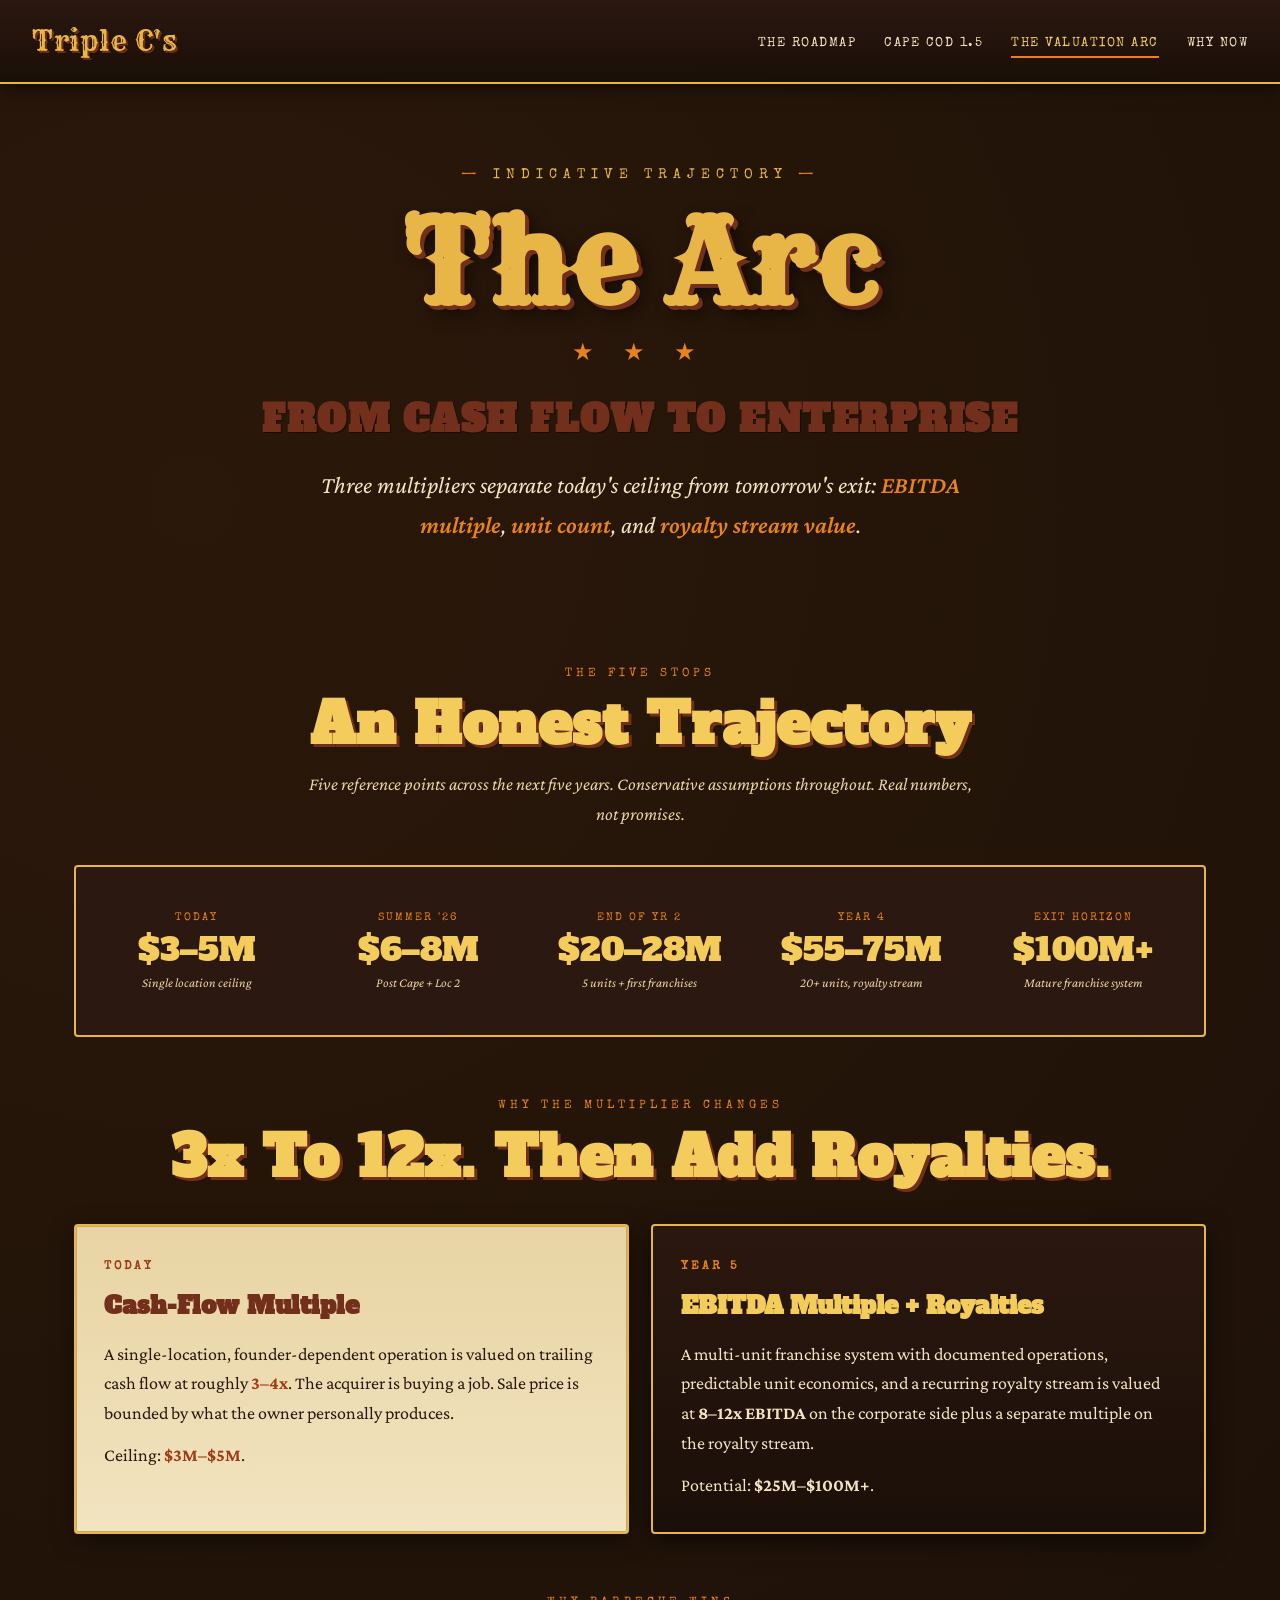
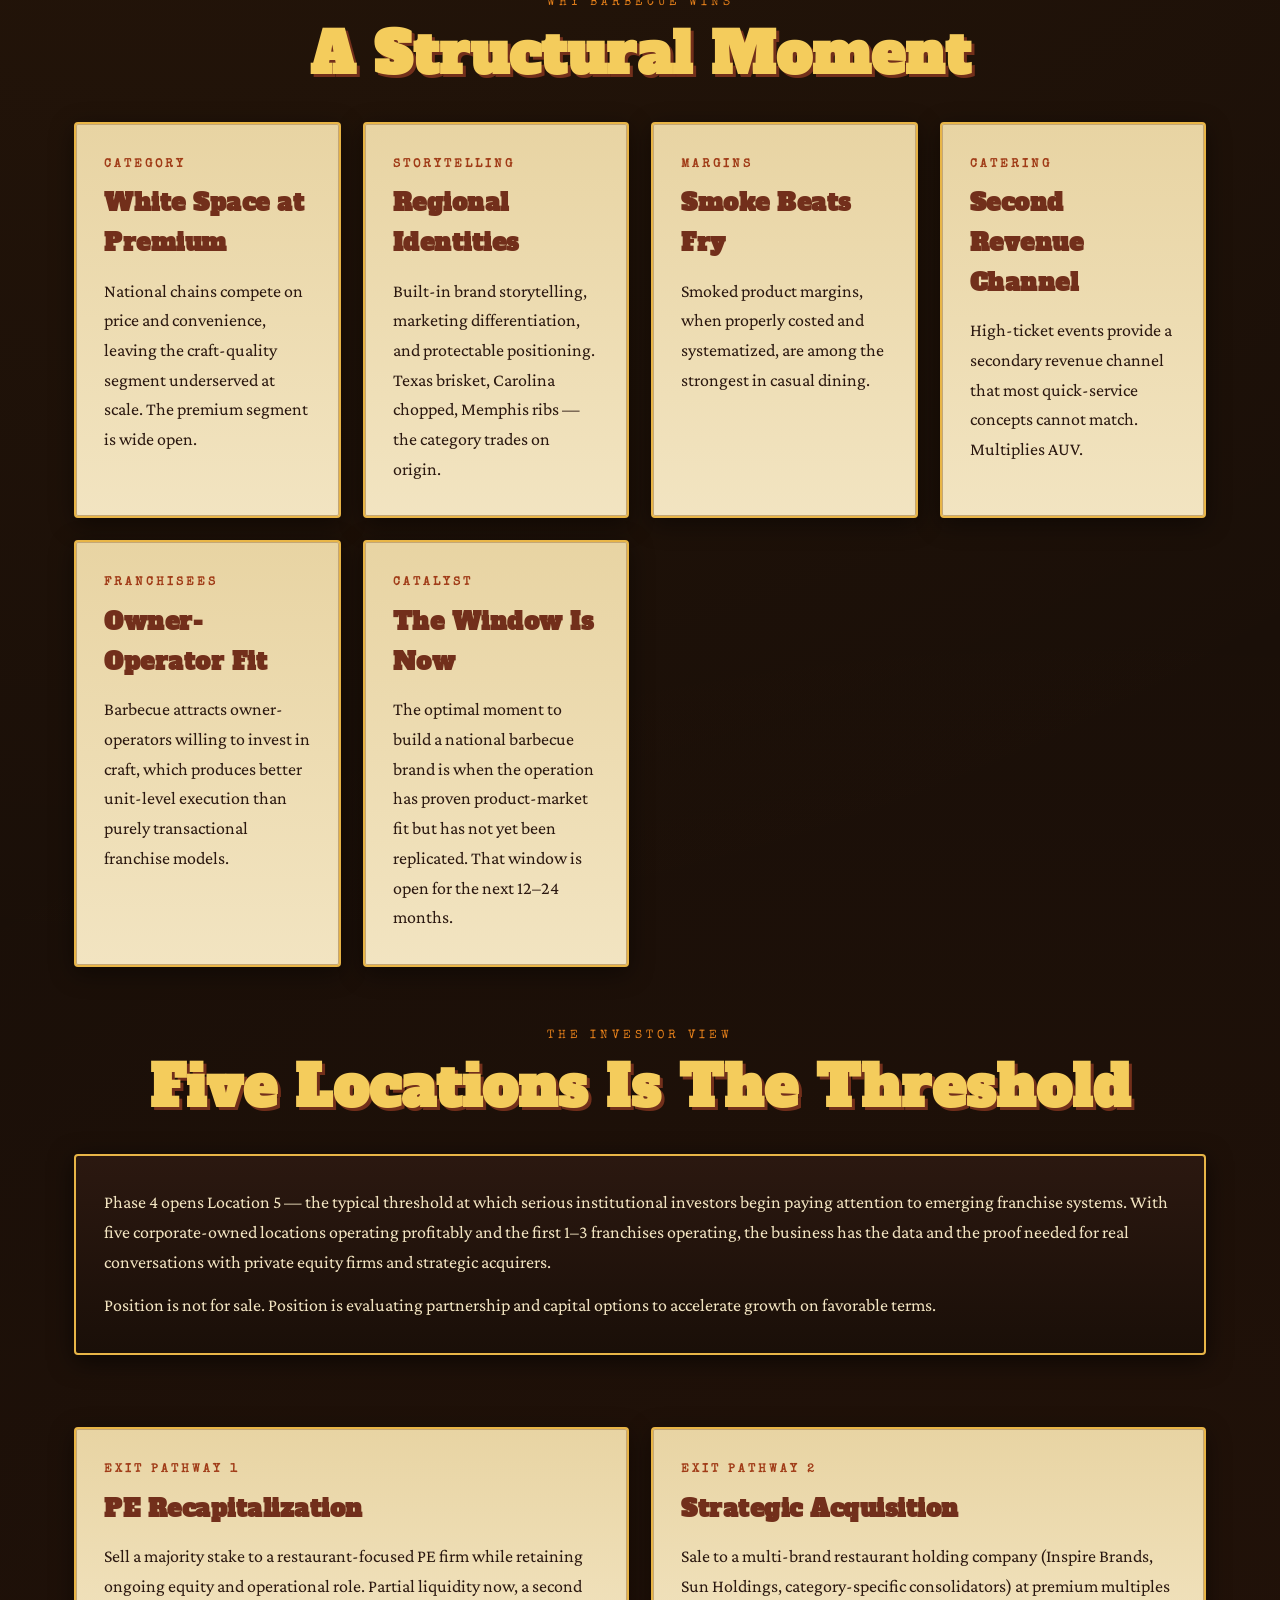
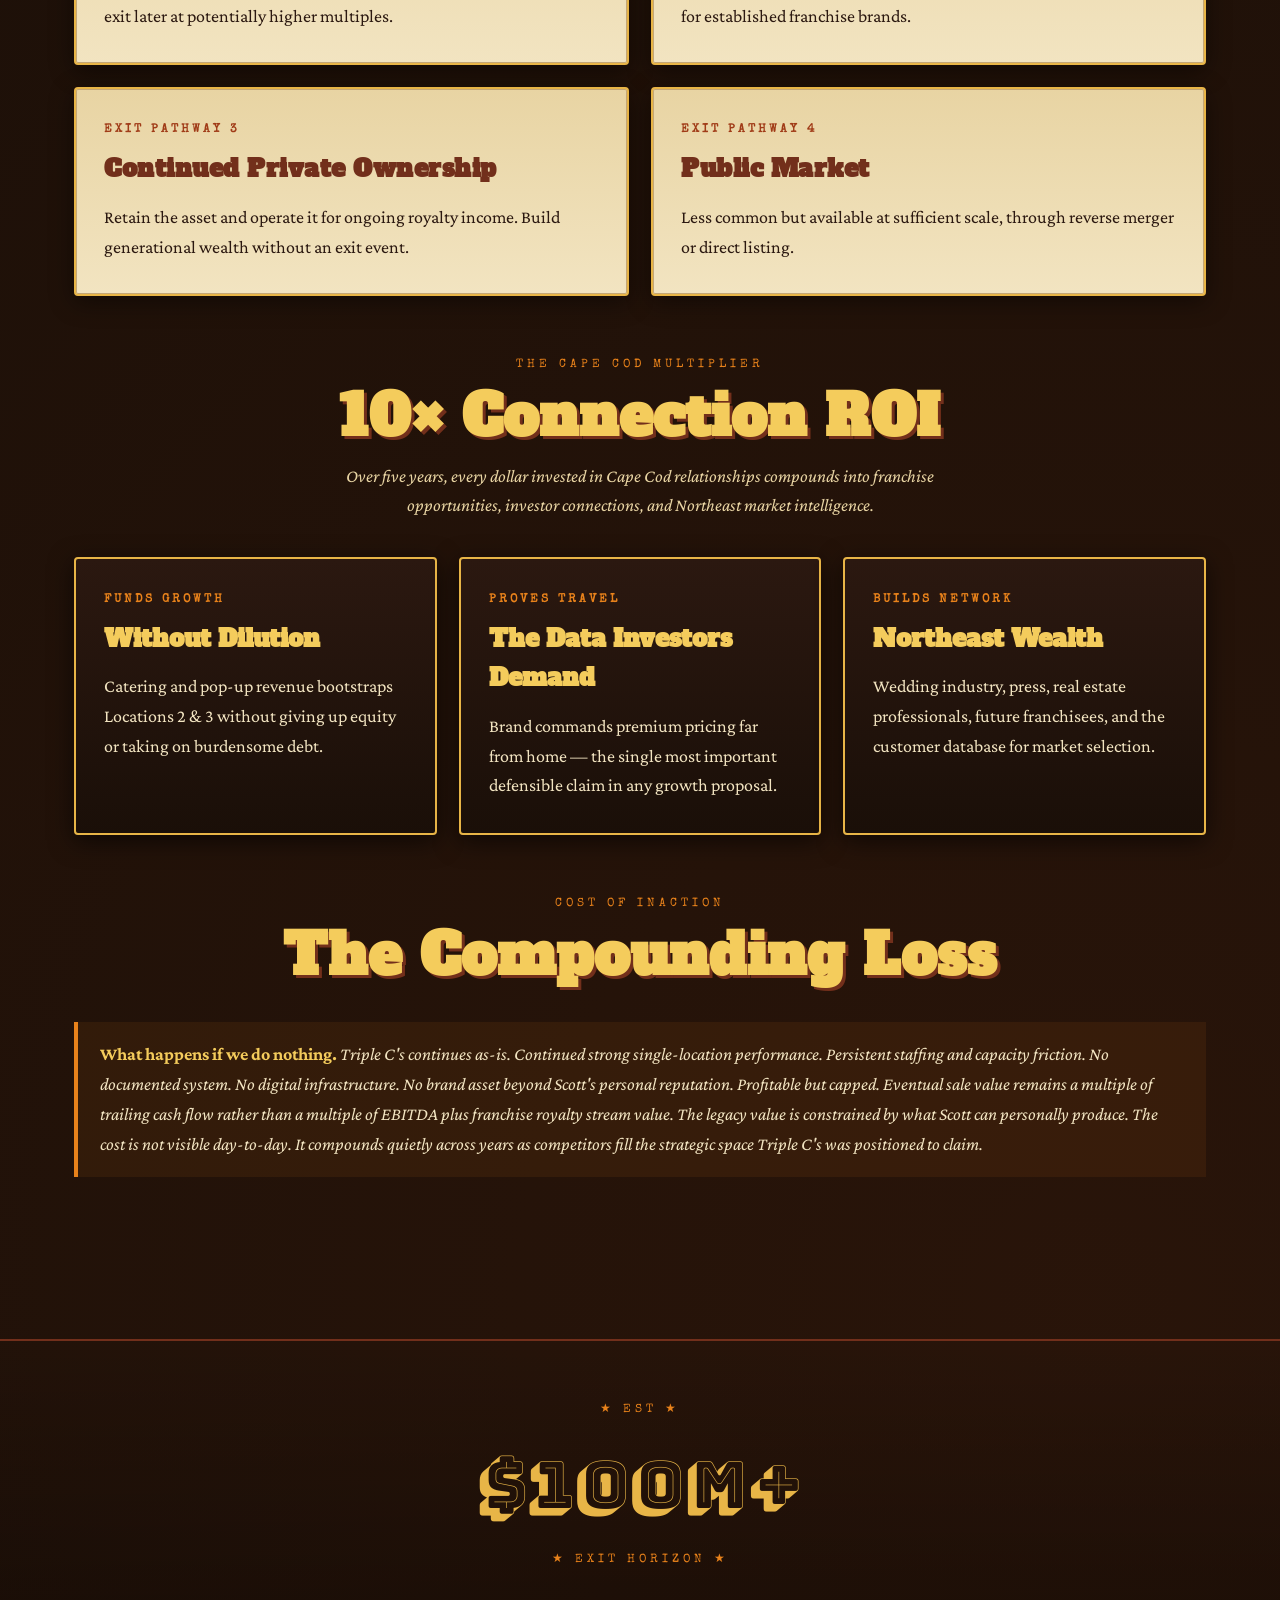
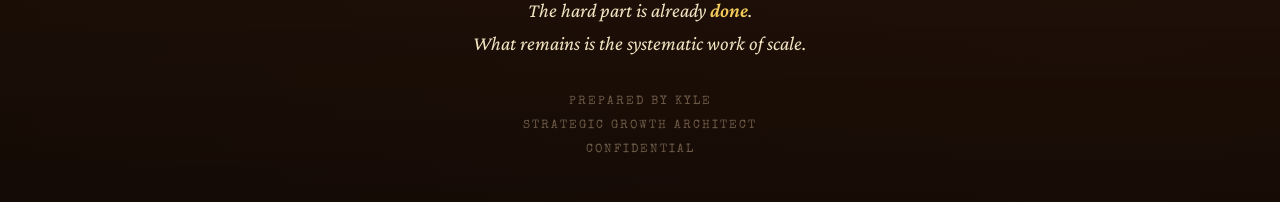
<file: valuation.html>
<!DOCTYPE html>
<html lang="en">
<head>
  <meta charset="UTF-8">
  <meta name="viewport" content="width=device-width, initial-scale=1.0">
  <title>The Valuation Arc — Triple C's</title>
  <meta name="description" content="From a $3M cash-flow business to a $100M+ franchise system. The valuation arc of Triple C's over five years.">
  <link rel="stylesheet" href="assets/brand.css">
</head>
<body>

  <nav class="brand-nav">
    <div class="mark">Triple C's</div>
    <ul>
      <li><a href="index.html">The Roadmap</a></li>
      <li><a href="cape-cod.html">Cape Cod 1.5</a></li>
      <li><a href="valuation.html" class="active">The Valuation Arc</a></li>
      <li><a href="the-window.html">Why Now</a></li>
    </ul>
  </nav>

  <header class="broadside">
    <div class="stamp-line">INDICATIVE TRAJECTORY</div>
    <h1>The Arc</h1>
    <div class="star-divider">★ ★ ★</div>
    <h2 class="tagline">From Cash Flow To Enterprise</h2>
    <p class="lede">Three multipliers separate today's ceiling from tomorrow's exit: <em>EBITDA multiple</em>, <em>unit count</em>, and <em>royalty stream value</em>.</p>
  </header>

  <main class="page">

    <section>
      <div class="section-head">
        <div class="eyebrow">The Five Stops</div>
        <h2>An Honest Trajectory</h2>
        <p>Five reference points across the next five years. Conservative assumptions throughout. Real numbers, not promises.</p>
      </div>

      <div class="arc-track">
        <div class="arc-stop">
          <div class="arc-stop-time">Today</div>
          <div class="arc-stop-val">$3–5M</div>
          <div class="arc-stop-desc">Single location ceiling</div>
        </div>
        <div class="arc-stop">
          <div class="arc-stop-time">Summer '26</div>
          <div class="arc-stop-val">$6–8M</div>
          <div class="arc-stop-desc">Post Cape + Loc 2</div>
        </div>
        <div class="arc-stop">
          <div class="arc-stop-time">End of Yr 2</div>
          <div class="arc-stop-val">$20–28M</div>
          <div class="arc-stop-desc">5 units + first franchises</div>
        </div>
        <div class="arc-stop">
          <div class="arc-stop-time">Year 4</div>
          <div class="arc-stop-val">$55–75M</div>
          <div class="arc-stop-desc">20+ units, royalty stream</div>
        </div>
        <div class="arc-stop">
          <div class="arc-stop-time">Exit Horizon</div>
          <div class="arc-stop-val">$100M+</div>
          <div class="arc-stop-desc">Mature franchise system</div>
        </div>
      </div>
    </section>

    <section>
      <div class="section-head">
        <div class="eyebrow">Why The Multiplier Changes</div>
        <h2>3x To 12x. Then Add Royalties.</h2>
      </div>
      <div class="grid-2">
        <div class="card">
          <h4>Today</h4>
          <h3>Cash-Flow Multiple</h3>
          <p>A single-location, founder-dependent operation is valued on trailing cash flow at roughly <strong>3–4x</strong>. The acquirer is buying a job. Sale price is bounded by what the owner personally produces.</p>
          <p style="margin-top: 12px;">Ceiling: <strong>$3M–$5M</strong>.</p>
        </div>
        <div class="card-dark">
          <h4>Year 5</h4>
          <h3>EBITDA Multiple + Royalties</h3>
          <p>A multi-unit franchise system with documented operations, predictable unit economics, and a recurring royalty stream is valued at <strong>8–12x EBITDA</strong> on the corporate side plus a separate multiple on the royalty stream.</p>
          <p style="margin-top: 12px;">Potential: <strong>$25M–$100M+</strong>.</p>
        </div>
      </div>
    </section>

    <section>
      <div class="section-head">
        <div class="eyebrow">Why Barbecue Wins</div>
        <h2>A Structural Moment</h2>
      </div>
      <div class="grid-3">
        <div class="card"><h4>Category</h4><h3>White Space at Premium</h3><p>National chains compete on price and convenience, leaving the craft-quality segment underserved at scale. The premium segment is wide open.</p></div>
        <div class="card"><h4>Storytelling</h4><h3>Regional Identities</h3><p>Built-in brand storytelling, marketing differentiation, and protectable positioning. Texas brisket, Carolina chopped, Memphis ribs — the category trades on origin.</p></div>
        <div class="card"><h4>Margins</h4><h3>Smoke Beats Fry</h3><p>Smoked product margins, when properly costed and systematized, are among the strongest in casual dining.</p></div>
        <div class="card"><h4>Catering</h4><h3>Second Revenue Channel</h3><p>High-ticket events provide a secondary revenue channel that most quick-service concepts cannot match. Multiplies AUV.</p></div>
        <div class="card"><h4>Franchisees</h4><h3>Owner-Operator Fit</h3><p>Barbecue attracts owner-operators willing to invest in craft, which produces better unit-level execution than purely transactional franchise models.</p></div>
        <div class="card"><h4>Catalyst</h4><h3>The Window Is Now</h3><p>The optimal moment to build a national barbecue brand is when the operation has proven product-market fit but has not yet been replicated. That window is open for the next 12–24 months.</p></div>
      </div>
    </section>

    <section>
      <div class="section-head">
        <div class="eyebrow">The Investor View</div>
        <h2>Five Locations Is The Threshold</h2>
      </div>
      <div class="card-dark">
        <p>Phase 4 opens Location 5 — the typical threshold at which serious institutional investors begin paying attention to emerging franchise systems. With five corporate-owned locations operating profitably and the first 1–3 franchises operating, the business has the data and the proof needed for real conversations with private equity firms and strategic acquirers.</p>
        <p style="margin-top: 14px;">Position is not for sale. Position is evaluating partnership and capital options to accelerate growth on favorable terms.</p>
      </div>

      <div class="spacer-md"></div>

      <div class="grid-2">
        <div class="card">
          <h4>Exit Pathway 1</h4>
          <h3>PE Recapitalization</h3>
          <p>Sell a majority stake to a restaurant-focused PE firm while retaining ongoing equity and operational role. Partial liquidity now, a second exit later at potentially higher multiples.</p>
        </div>
        <div class="card">
          <h4>Exit Pathway 2</h4>
          <h3>Strategic Acquisition</h3>
          <p>Sale to a multi-brand restaurant holding company (Inspire Brands, Sun Holdings, category-specific consolidators) at premium multiples for established franchise brands.</p>
        </div>
        <div class="card">
          <h4>Exit Pathway 3</h4>
          <h3>Continued Private Ownership</h3>
          <p>Retain the asset and operate it for ongoing royalty income. Build generational wealth without an exit event.</p>
        </div>
        <div class="card">
          <h4>Exit Pathway 4</h4>
          <h3>Public Market</h3>
          <p>Less common but available at sufficient scale, through reverse merger or direct listing.</p>
        </div>
      </div>
    </section>

    <section>
      <div class="section-head">
        <div class="eyebrow">The Cape Cod Multiplier</div>
        <h2>10× Connection ROI</h2>
        <p>Over five years, every dollar invested in Cape Cod relationships compounds into franchise opportunities, investor connections, and Northeast market intelligence.</p>
      </div>
      <div class="grid-3">
        <div class="card-dark">
          <h4>Funds Growth</h4>
          <h3>Without Dilution</h3>
          <p>Catering and pop-up revenue bootstraps Locations 2 &amp; 3 without giving up equity or taking on burdensome debt.</p>
        </div>
        <div class="card-dark">
          <h4>Proves Travel</h4>
          <h3>The Data Investors Demand</h3>
          <p>Brand commands premium pricing far from home — the single most important defensible claim in any growth proposal.</p>
        </div>
        <div class="card-dark">
          <h4>Builds Network</h4>
          <h3>Northeast Wealth</h3>
          <p>Wedding industry, press, real estate professionals, future franchisees, and the customer database for market selection.</p>
        </div>
      </div>
    </section>

    <section>
      <div class="section-head">
        <div class="eyebrow">Cost Of Inaction</div>
        <h2>The Compounding Loss</h2>
      </div>
      <div class="callout"><strong>What happens if we do nothing.</strong> Triple C's continues as-is. Continued strong single-location performance. Persistent staffing and capacity friction. No documented system. No digital infrastructure. No brand asset beyond Scott's personal reputation. Profitable but capped. Eventual sale value remains a multiple of trailing cash flow rather than a multiple of EBITDA plus franchise royalty stream value. The legacy value is constrained by what Scott can personally produce. The cost is not visible day-to-day. It compounds quietly across years as competitors fill the strategic space Triple C's was positioned to claim.</div>
    </section>
  </main>

  <footer class="brand-footer">
    <div class="stamp-edge">★ EST ★</div>
    <div class="stamp-big">$100M+</div>
    <div class="stamp-edge">★ EXIT HORIZON ★</div>
    <div class="footer-msg">The hard part is already <em>done</em>.<br>What remains is the systematic work of scale.</div>
    <div class="footer-meta">
      Prepared by Kyle<br>
      Strategic Growth Architect<br>
      Confidential
    </div>
  </footer>

</body>
</html>
</file>
<file: assets/brand.css>
/* Triple C's — Shared Brand Stylesheet
   Derived from the Triplecs timeline infographic v2.
   Use across all roadmap pages for consistent branding. */

@import url('https://fonts.googleapis.com/css2?family=Crimson+Pro:ital,wght@0,400;0,600;0,700;1,400&family=Special+Elite&family=Rye&family=Alfa+Slab+One&family=Bungee+Shade&display=swap');

:root {
  --char: #1A0F08;
  --smoke-dark: #2B1810;
  --mahog: #722F1B;
  --rust: #A03B17;
  --flame: #D4521A;
  --ember: #E8821B;
  --gold: #E8B547;
  --gold-bright: #F4CC5C;
  --parchment: #F2E4C1;
  --paper: #E8D4A3;
  --paper-shadow: #C4A777;
  --ash: #6B5A47;
  --cream: #FAF1DC;
  --green: #2B4A2B;
  --bone: #FFF5DE;
}

* { box-sizing: border-box; margin: 0; padding: 0; }

html { scroll-behavior: smooth; }

body {
  font-family: 'Crimson Pro', Georgia, serif;
  background: var(--char);
  color: var(--cream);
  line-height: 1.65;
  font-size: 18px;
  background-image:
    radial-gradient(circle at 15% 10%, rgba(232, 130, 27, 0.08), transparent 45%),
    radial-gradient(circle at 85% 90%, rgba(212, 82, 26, 0.08), transparent 50%),
    radial-gradient(circle at 50% 50%, rgba(26, 15, 8, 0.6), var(--char) 80%);
  min-height: 100vh;
}

/* ===== Navigation ===== */
.brand-nav {
  background: linear-gradient(180deg, var(--smoke-dark) 0%, rgba(26,15,8,0.95) 100%);
  border-bottom: 2px solid var(--gold);
  padding: 18px 32px;
  display: flex;
  align-items: center;
  justify-content: space-between;
  flex-wrap: wrap;
  gap: 20px;
  position: sticky;
  top: 0;
  z-index: 50;
  box-shadow: 0 4px 16px rgba(0,0,0,0.5);
}
.brand-nav .mark {
  font-family: 'Rye', serif;
  font-size: 28px;
  color: var(--gold);
  text-shadow: 2px 2px 0 var(--mahog);
  letter-spacing: 0.5px;
}
.brand-nav ul {
  list-style: none;
  display: flex;
  gap: 28px;
  flex-wrap: wrap;
}
.brand-nav a {
  font-family: 'Special Elite', monospace;
  font-size: 13px;
  letter-spacing: 1.5px;
  text-transform: uppercase;
  color: var(--parchment);
  text-decoration: none;
  padding: 6px 0;
  border-bottom: 2px solid transparent;
  transition: all 0.2s;
}
.brand-nav a:hover, .brand-nav a.active {
  color: var(--gold-bright);
  border-bottom-color: var(--ember);
}

/* ===== Hero / Broadside ===== */
.broadside {
  text-align: center;
  padding: 80px 24px 60px;
  position: relative;
}
.broadside .stamp-line {
  font-family: 'Special Elite', monospace;
  font-size: 14px;
  letter-spacing: 6px;
  color: var(--gold);
  margin-bottom: 18px;
}
.broadside .stamp-line::before,
.broadside .stamp-line::after {
  content: " — ";
  color: var(--ember);
}
.broadside h1 {
  font-family: 'Rye', serif;
  font-size: clamp(56px, 9vw, 120px);
  color: var(--gold);
  text-shadow:
    4px 4px 0 var(--mahog),
    8px 8px 16px rgba(0,0,0,0.5);
  letter-spacing: 1px;
  line-height: 1;
  margin-bottom: 8px;
}
.broadside .star-divider {
  font-size: 24px;
  color: var(--ember);
  margin: 12px 0 18px;
  letter-spacing: 12px;
}
.broadside h2.tagline {
  font-family: 'Alfa Slab One', serif;
  font-size: clamp(22px, 3vw, 36px);
  color: var(--mahog);
  letter-spacing: 1.5px;
  text-transform: uppercase;
  margin-bottom: 16px;
  text-shadow: 1px 1px 0 rgba(0,0,0,0.4);
}
.broadside p.lede {
  font-family: 'Crimson Pro', serif;
  font-style: italic;
  font-size: clamp(18px, 2vw, 24px);
  color: var(--parchment);
  max-width: 720px;
  margin: 0 auto;
}
.broadside p.lede em { color: var(--ember); font-style: italic; font-weight: 600; }

/* ===== Page Container ===== */
.page {
  max-width: 1180px;
  margin: 0 auto;
  padding: 0 24px 80px;
}

/* ===== Section heading ===== */
.section-head {
  text-align: center;
  margin: 60px 0 36px;
}
.section-head .eyebrow {
  font-family: 'Special Elite', monospace;
  font-size: 12px;
  letter-spacing: 4px;
  color: var(--ember);
  text-transform: uppercase;
  margin-bottom: 10px;
}
.section-head h2 {
  font-family: 'Alfa Slab One', serif;
  font-size: clamp(36px, 5vw, 56px);
  color: var(--gold-bright);
  text-shadow: 3px 3px 0 var(--mahog);
  letter-spacing: 1px;
  line-height: 1.1;
}
.section-head p {
  font-style: italic;
  color: var(--paper);
  max-width: 680px;
  margin: 14px auto 0;
}

/* ===== Card / Parchment block ===== */
.card {
  background: linear-gradient(180deg, var(--paper) 0%, var(--parchment) 100%);
  color: var(--smoke-dark);
  padding: 32px 28px;
  border: 2px solid var(--gold);
  box-shadow:
    inset 0 0 0 1px var(--paper-shadow),
    0 6px 24px rgba(0,0,0,0.45);
  border-radius: 4px;
  position: relative;
}
.card h3 {
  font-family: 'Alfa Slab One', serif;
  font-size: 24px;
  color: var(--mahog);
  margin-bottom: 14px;
  letter-spacing: 0.5px;
}
.card h4 {
  font-family: 'Special Elite', monospace;
  font-size: 12px;
  letter-spacing: 3px;
  color: var(--rust);
  text-transform: uppercase;
  margin-bottom: 8px;
}
.card p, .card li { color: var(--smoke-dark); }
.card ul, .card ol { padding-left: 22px; margin: 10px 0; }
.card li { margin-bottom: 6px; }
.card strong { color: var(--rust); }

/* ===== Dark "char" card ===== */
.card-dark {
  background: linear-gradient(180deg, var(--smoke-dark) 0%, var(--char) 100%);
  color: var(--parchment);
  padding: 32px 28px;
  border: 2px solid var(--gold);
  border-radius: 4px;
  box-shadow: 0 6px 24px rgba(0,0,0,0.6);
}
.card-dark h3 {
  font-family: 'Alfa Slab One', serif;
  color: var(--gold-bright);
  font-size: 24px;
  margin-bottom: 14px;
}
.card-dark h4 {
  font-family: 'Special Elite', monospace;
  font-size: 12px;
  letter-spacing: 3px;
  color: var(--ember);
  text-transform: uppercase;
  margin-bottom: 8px;
}

/* ===== Stat band ===== */
.stat-band {
  display: grid;
  grid-template-columns: repeat(auto-fit, minmax(180px, 1fr));
  gap: 18px;
  background: linear-gradient(180deg, var(--smoke-dark), var(--char));
  border: 2px solid var(--gold);
  padding: 28px 20px;
  margin: 32px 0;
  border-radius: 4px;
}
.stat {
  text-align: center;
  padding: 12px 8px;
  border-right: 1px solid rgba(232,181,71,0.25);
}
.stat:last-child { border-right: none; }
.stat .icon {
  font-size: 26px;
  color: var(--ember);
  margin-bottom: 6px;
  display: block;
}
.stat .val {
  font-family: 'Alfa Slab One', serif;
  font-size: clamp(28px, 4vw, 44px);
  color: var(--gold-bright);
  line-height: 1;
  margin-bottom: 6px;
}
.stat .lbl {
  font-family: 'Special Elite', monospace;
  font-size: 11px;
  letter-spacing: 2px;
  color: var(--paper);
  text-transform: uppercase;
}

/* ===== Phase grid ===== */
.phase-grid {
  display: grid;
  grid-template-columns: repeat(auto-fit, minmax(260px, 1fr));
  gap: 22px;
  margin: 30px 0;
}
.phase {
  background: linear-gradient(180deg, var(--paper) 0%, var(--parchment) 100%);
  border: 2px solid var(--gold);
  border-radius: 4px;
  padding: 24px 22px;
  position: relative;
  color: var(--smoke-dark);
  box-shadow: 0 4px 18px rgba(0,0,0,0.4);
}
.phase .phase-num {
  font-family: 'Special Elite', monospace;
  font-size: 11px;
  letter-spacing: 3px;
  color: var(--rust);
  text-transform: uppercase;
  margin-bottom: 4px;
}
.phase .phase-time {
  font-family: 'Special Elite', monospace;
  font-size: 13px;
  color: var(--ash);
  margin-bottom: 14px;
}
.phase h3 {
  font-family: 'Alfa Slab One', serif;
  font-size: 22px;
  color: var(--mahog);
  margin-bottom: 10px;
  text-transform: uppercase;
  letter-spacing: 0.5px;
}
.phase ul { padding-left: 18px; font-size: 16px; }
.phase li { margin-bottom: 5px; }

/* ===== Two-path table ===== */
.two-path {
  display: grid;
  grid-template-columns: 1fr 1fr;
  gap: 22px;
  margin: 30px 0;
}
@media (max-width: 720px) { .two-path { grid-template-columns: 1fr; } }
.path {
  padding: 26px 24px;
  border-radius: 4px;
  border: 2px solid;
}
.path-a { background: var(--smoke-dark); color: var(--paper); border-color: var(--ash); }
.path-b { background: linear-gradient(180deg, var(--mahog), var(--rust)); color: var(--bone); border-color: var(--gold); }
.path h3 {
  font-family: 'Alfa Slab One', serif;
  font-size: 22px;
  margin-bottom: 12px;
  letter-spacing: 0.5px;
}
.path-a h3 { color: var(--ash); }
.path-b h3 { color: var(--gold-bright); }
.path ul { list-style: none; padding: 0; }
.path li {
  padding: 6px 0;
  font-size: 16px;
  border-bottom: 1px solid rgba(255,255,255,0.08);
}
.path li::before {
  display: inline-block;
  width: 1.4em;
  font-weight: bold;
}
.path-a li::before { content: "✕"; color: var(--ash); }
.path-b li::before { content: "✓"; color: var(--gold-bright); }

/* ===== Valuation arc ===== */
.arc-track {
  display: grid;
  grid-template-columns: repeat(auto-fit, minmax(170px, 1fr));
  gap: 16px;
  margin: 30px 0;
  padding: 28px 18px;
  background: var(--smoke-dark);
  border: 2px solid var(--gold);
  border-radius: 4px;
  position: relative;
}
.arc-stop { text-align: center; padding: 14px 8px; position: relative; }
.arc-stop .arc-stop-time {
  font-family: 'Special Elite', monospace;
  font-size: 11px;
  letter-spacing: 2px;
  color: var(--ember);
  text-transform: uppercase;
  margin-bottom: 6px;
}
.arc-stop .arc-stop-val {
  font-family: 'Alfa Slab One', serif;
  font-size: clamp(22px, 3vw, 32px);
  color: var(--gold-bright);
  line-height: 1;
  margin-bottom: 6px;
}
.arc-stop .arc-stop-desc {
  font-size: 13px;
  color: var(--paper);
  font-style: italic;
}

/* ===== Footer ===== */
.brand-footer {
  text-align: center;
  padding: 60px 24px 40px;
  border-top: 2px solid var(--mahog);
  margin-top: 60px;
  background: linear-gradient(180deg, transparent, rgba(0,0,0,0.4));
}
.brand-footer .stamp-big {
  font-family: 'Bungee Shade', cursive;
  font-size: clamp(40px, 6vw, 64px);
  color: var(--gold);
  margin: 12px 0;
  letter-spacing: 2px;
}
.brand-footer .stamp-edge {
  font-family: 'Special Elite', monospace;
  font-size: 12px;
  letter-spacing: 4px;
  color: var(--ember);
  text-transform: uppercase;
}
.brand-footer .footer-msg {
  margin: 24px auto;
  max-width: 600px;
  font-style: italic;
  font-size: 20px;
  color: var(--parchment);
}
.brand-footer .footer-msg em { color: var(--gold-bright); font-weight: 600; }
.brand-footer .footer-meta {
  margin-top: 30px;
  font-family: 'Special Elite', monospace;
  font-size: 12px;
  letter-spacing: 2px;
  color: var(--ash);
  text-transform: uppercase;
  line-height: 2;
}

/* ===== Tables ===== */
table.budget {
  width: 100%;
  border-collapse: collapse;
  margin: 18px 0;
  font-size: 15px;
  background: var(--parchment);
  color: var(--smoke-dark);
}
table.budget th {
  background: var(--mahog);
  color: var(--gold-bright);
  font-family: 'Special Elite', monospace;
  font-size: 12px;
  letter-spacing: 2px;
  text-align: left;
  padding: 10px 12px;
  text-transform: uppercase;
}
table.budget td {
  padding: 8px 12px;
  border-bottom: 1px solid var(--paper-shadow);
}
table.budget tr:last-child td { border-bottom: none; }
table.budget tr.total td {
  background: var(--paper-shadow);
  font-weight: 700;
  color: var(--char);
}

/* ===== Pill / accent ===== */
.pill {
  display: inline-block;
  font-family: 'Special Elite', monospace;
  font-size: 12px;
  letter-spacing: 2px;
  text-transform: uppercase;
  padding: 4px 12px;
  border-radius: 999px;
  background: var(--ember);
  color: var(--char);
  margin-bottom: 12px;
}
.pill.gold { background: var(--gold); }
.pill.green { background: var(--green); color: var(--bone); }

/* ===== Util ===== */
.center { text-align: center; }
.spacer-sm { height: 24px; }
.spacer-md { height: 48px; }
.grid-2 {
  display: grid;
  grid-template-columns: 1fr 1fr;
  gap: 22px;
  margin: 24px 0;
}
@media (max-width: 720px) { .grid-2 { grid-template-columns: 1fr; } }
.grid-3 {
  display: grid;
  grid-template-columns: repeat(auto-fit, minmax(240px, 1fr));
  gap: 22px;
  margin: 24px 0;
}
.callout {
  border-left: 4px solid var(--ember);
  background: rgba(232, 130, 27, 0.08);
  padding: 18px 22px;
  margin: 22px 0;
  font-style: italic;
  color: var(--parchment);
}
.callout strong { color: var(--gold-bright); font-style: normal; }

.cta-row {
  display: flex;
  flex-wrap: wrap;
  gap: 14px;
  justify-content: center;
  margin: 36px 0 8px;
}
.btn {
  display: inline-block;
  font-family: 'Special Elite', monospace;
  font-size: 13px;
  letter-spacing: 2px;
  text-transform: uppercase;
  padding: 12px 22px;
  border-radius: 4px;
  text-decoration: none;
  border: 2px solid var(--gold);
  background: linear-gradient(180deg, var(--ember), var(--rust));
  color: var(--bone);
  transition: transform 0.15s, box-shadow 0.15s;
}
.btn:hover { transform: translateY(-2px); box-shadow: 0 6px 18px rgba(0,0,0,0.5); }
.btn.ghost { background: transparent; color: var(--gold); }
.btn.ghost:hover { background: rgba(232,181,71,0.12); }
</file>
